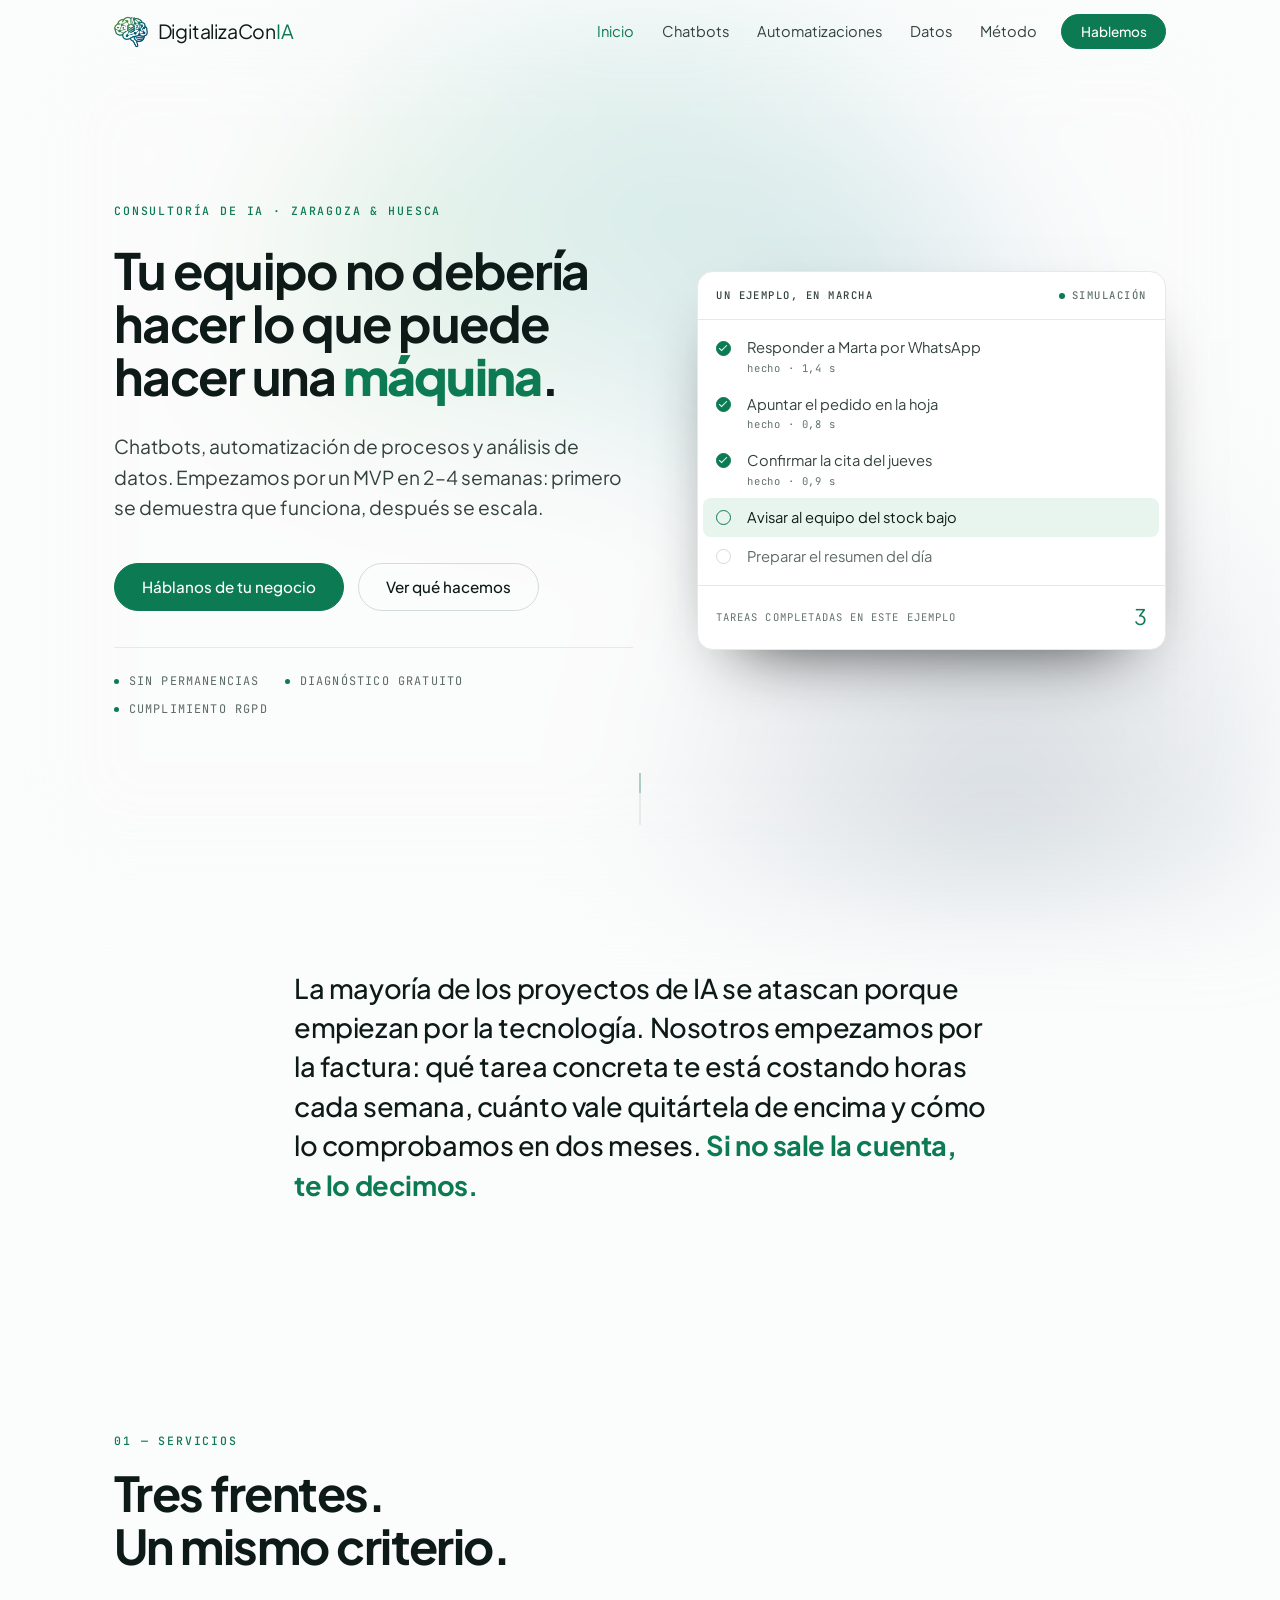
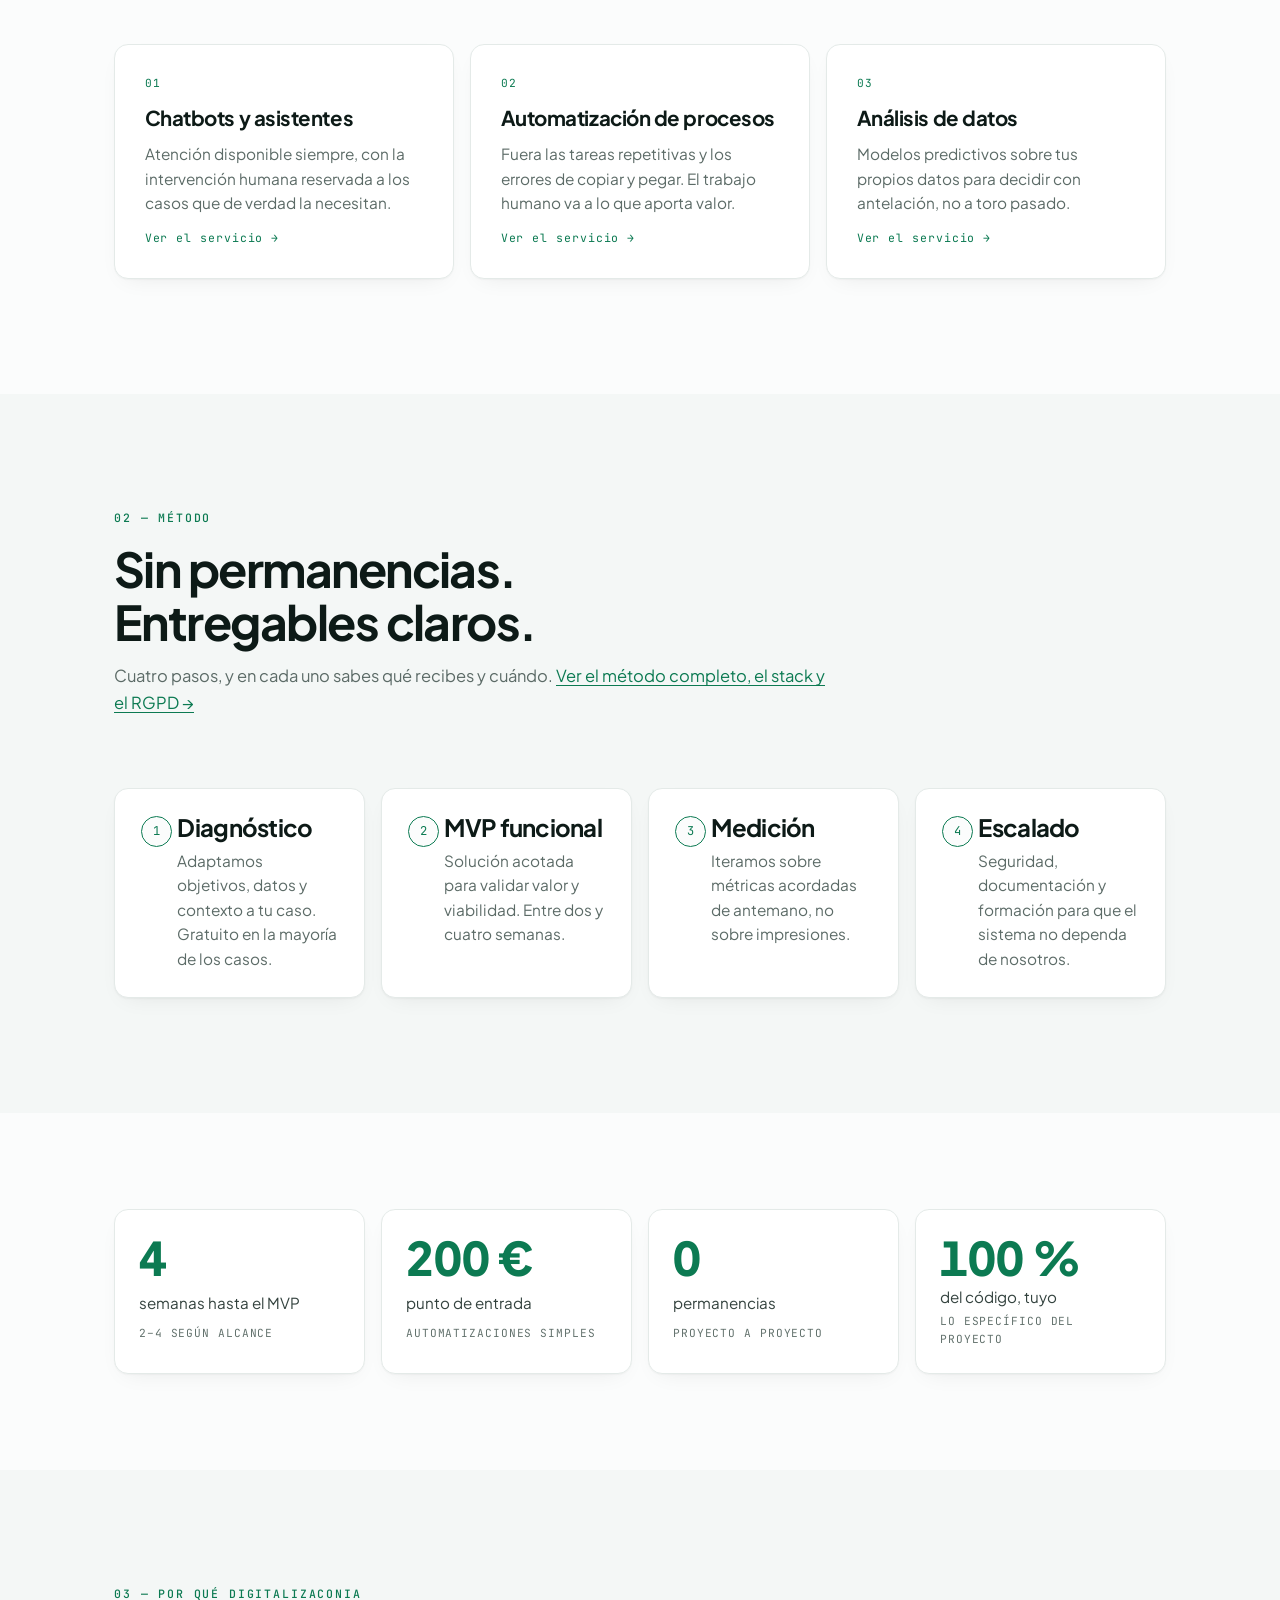
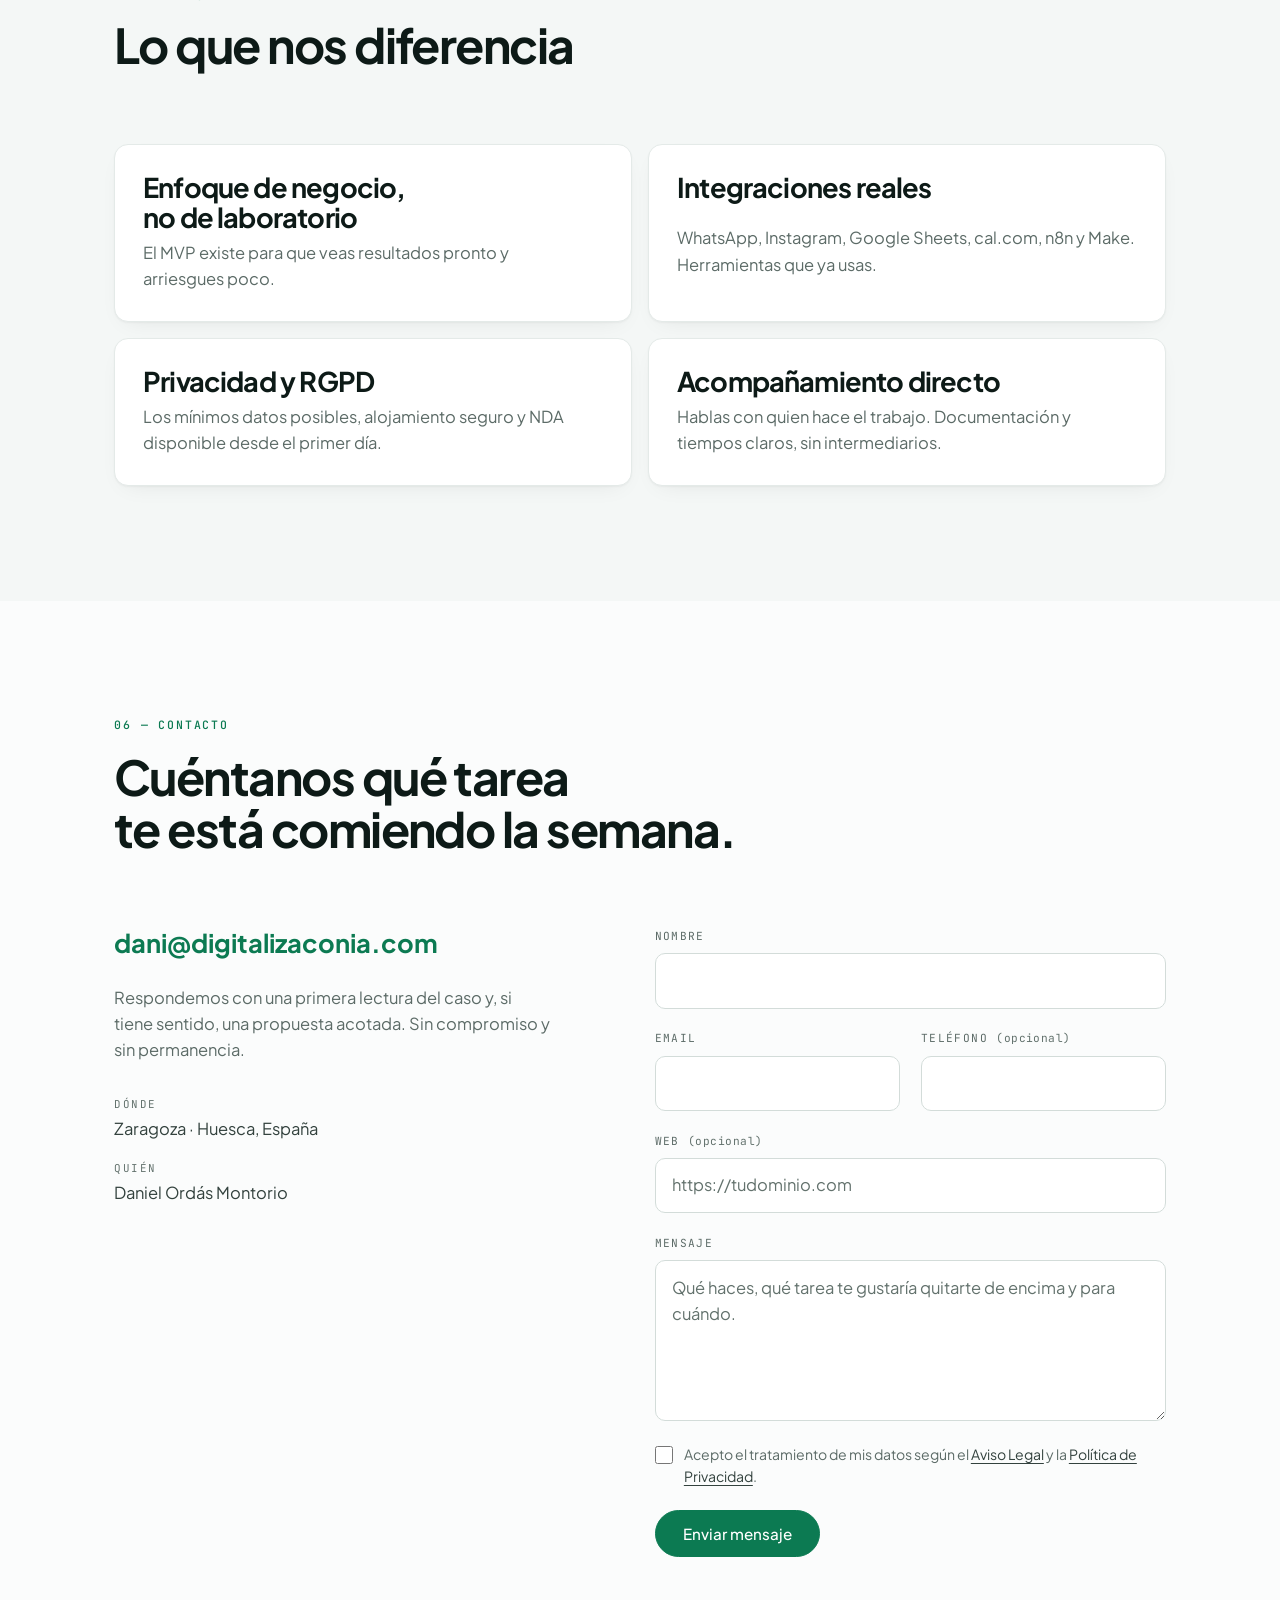
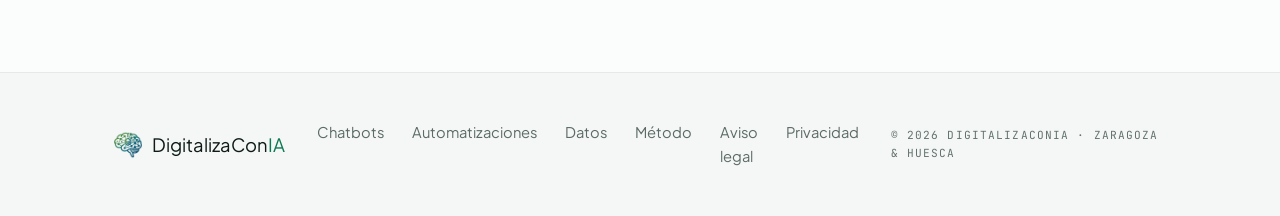
<file: index.html>
<!DOCTYPE html>
<html lang="es" class="no-js">
<head>
<meta charset="utf-8">
<!-- Se quita ya, antes de pintar: si el JS no llega, .no-js deja los reveals visibles -->
<script>document.documentElement.classList.remove("no-js");</script>
<meta name="viewport" content="width=device-width, initial-scale=1">
<meta name="robots" content="noindex, nofollow">
<title>Consultoría de IA y Automatización | DigitalizaConIA (Zaragoza · Huesca)</title>
<meta name="description" content="Chatbots, automatizaciones y análisis de datos con IA. Enfoque MVP e integración con WhatsApp, Instagram, Google Sheets y cal.com. Solicita diagnóstico.">
<meta name="theme-color" content="#FBFCFC" media="(prefers-color-scheme: light)">
<meta name="theme-color" content="#070B0C" media="(prefers-color-scheme: dark)">
<link rel="canonical" href="https://digitalizaconia.com/">

<meta property="og:type" content="website">
<meta property="og:locale" content="es_ES">
<meta property="og:site_name" content="DigitalizaConIA">
<meta property="og:url" content="https://digitalizaconia.com/">
<meta property="og:title" content="Consultoría de IA y Automatización | DigitalizaConIA (Zaragoza · Huesca)">
<meta property="og:description" content="Chatbots, automatizaciones y análisis de datos con IA. Enfoque MVP e integración con WhatsApp, Instagram, Google Sheets y cal.com. Solicita diagnóstico.">
<meta property="og:image" content="https://digitalizaconia.com/assets/img/og.png">
<meta property="og:image:width" content="1200">
<meta property="og:image:height" content="630">
<meta name="twitter:card" content="summary_large_image">
<meta name="twitter:title" content="Consultoría de IA y Automatización | DigitalizaConIA (Zaragoza · Huesca)">
<meta name="twitter:description" content="Chatbots, automatizaciones y análisis de datos con IA. Enfoque MVP e integración con WhatsApp, Instagram, Google Sheets y cal.com. Solicita diagnóstico.">
<meta name="twitter:image" content="https://digitalizaconia.com/assets/img/og.png">

<link rel="icon" href="assets/img/favicon.png" type="image/png">
<link rel="apple-touch-icon" href="assets/img/favicon.png">

<link rel="preconnect" href="https://fonts.googleapis.com">
<link rel="preconnect" href="https://fonts.gstatic.com" crossorigin>
<link rel="stylesheet" href="https://fonts.googleapis.com/css2?family=Plus+Jakarta+Sans:wght@400;500;600;700;800&family=JetBrains+Mono:wght@400;500&display=swap">
<link rel="stylesheet" href="styles.css?v=20260827">

<script type="application/ld+json">
{
  "@context": "https://schema.org",
  "@type": "ProfessionalService",
  "name": "DigitalizaConIA",
  "alternateName": "DCIA",
  "description": "Consultoría de IA y automatización: chatbots, automatización de procesos y análisis de datos, con enfoque MVP.",
  "url": "https://digitalizaconia.com/",
  "logo": "https://digitalizaconia.com/assets/img/logo-dcia.webp",
  "image": "https://digitalizaconia.com/assets/img/og.png",
  "email": "dani@digitalizaconia.com",
  "founder": { "@type": "Person", "name": "Daniel Ordás Montorio" },
  "address": { "@type": "PostalAddress", "addressRegion": "Aragón", "addressCountry": "ES" },
  "areaServed": [
    { "@type": "AdministrativeArea", "name": "Zaragoza" },
    { "@type": "AdministrativeArea", "name": "Huesca" },
    { "@type": "Country", "name": "España" }
  ],
  "knowsAbout": ["Inteligencia artificial", "Automatización de procesos", "Chatbots", "Análisis de datos", "RGPD"],
  "priceRange": "€€"
}
</script>
</head>
<body>

<a class="skip-link" href="#main">Saltar al contenido</a>

<!-- Gradiente reactivo al cursor: el efecto firma del sitio -->
<div class="mesh" data-mesh aria-hidden="true"></div>
<div class="grain" aria-hidden="true"></div>

<header class="nav" data-nav>
  <div class="nav-inner">
    <a class="brand" href="#top" aria-label="DigitalizaConIA — inicio">
      <img src="assets/img/logo-dcia.webp" alt="" width="256" height="256" fetchpriority="high">
      <span class="brand-name">DigitalizaCon<span class="brand-accent">IA</span></span>
    </a>

    <nav class="nav-links" aria-label="Principal">
      <a href="index.html" class="is-active">Inicio</a>
      <a href="chatbots.html">Chatbots</a>
      <a href="automatizacion.html">Automatizaciones</a>
      <a href="analisis-de-datos.html">Datos</a>
      <a href="metodo.html">Método</a>
    </nav>

    <a class="btn btn-sm btn-primary" href="#contacto">Hablemos</a>

    <button class="nav-toggle" type="button" data-nav-toggle aria-expanded="false" aria-controls="nav-mobile">
      <span class="sr-only">Abrir menú</span>
      <span class="nav-burger" aria-hidden="true"></span>
    </button>
  </div>

  <div class="nav-mobile" id="nav-mobile" data-nav-mobile hidden>
    <a href="index.html">Inicio</a>
    <a href="chatbots.html">Chatbots</a>
    <a href="automatizacion.html">Automatizaciones</a>
    <a href="analisis-de-datos.html">Datos</a>
    <a href="metodo.html">Método</a>
    <a href="#contacto">Contacto</a>
  </div>
</header>

<main id="main">
<span id="top"></span>

<!-- ============================================================ 1. HERO -->
<section class="hero">
  <div class="wrap hero-grid">
    <div class="hero-copy">
      <p class="kicker reveal">Consultoría de IA · Zaragoza &amp; Huesca</p>

      <h1 class="hero-title reveal">
        Tu equipo no debería<br>
        hacer lo que puede<br>
        hacer una <em>máquina</em>.
      </h1>

      <p class="hero-sub reveal">
        Chatbots, automatización de procesos y análisis de datos.
        Empezamos por un MVP en 2–4 semanas: primero se demuestra que funciona,
        después se escala.
      </p>

      <div class="hero-actions reveal">
        <a class="btn btn-primary" href="#contacto">Háblanos de tu negocio</a>
        <a class="btn btn-ghost" href="#servicios">Ver qué hacemos</a>
      </div>

      <ul class="hero-meta reveal">
        <li>Sin permanencias</li>
        <li>Diagnóstico gratuito</li>
        <li>Cumplimiento RGPD</li>
      </ul>
    </div>

    <!-- Las cinco tareas van escritas aquí para que sin JS se lea la lista
         entera. El JS las sustituye por la versión animada y rotatoria. -->
    <aside class="taskpanel reveal" data-taskpanel>
      <header class="tp-head">
        <span class="tp-label">Un ejemplo, en marcha</span>
        <span class="tp-live"><span class="tp-dot" aria-hidden="true"></span>simulación</span>
      </header>

      <ul class="tp-list" data-tp-list>
        <li class="tp-item is-done"><span class="tp-state" aria-hidden="true"></span><span class="tp-text">Responder a Marta por WhatsApp</span><span class="tp-time">hecho</span></li>
        <li class="tp-item is-done"><span class="tp-state" aria-hidden="true"></span><span class="tp-text">Apuntar el pedido en la hoja</span><span class="tp-time">hecho</span></li>
        <li class="tp-item is-done"><span class="tp-state" aria-hidden="true"></span><span class="tp-text">Confirmar la cita del jueves</span><span class="tp-time">hecho</span></li>
        <li class="tp-item is-done"><span class="tp-state" aria-hidden="true"></span><span class="tp-text">Avisar al equipo del stock bajo</span><span class="tp-time">hecho</span></li>
        <li class="tp-item is-done"><span class="tp-state" aria-hidden="true"></span><span class="tp-text">Preparar el resumen del día</span><span class="tp-time">hecho</span></li>
      </ul>

      <footer class="tp-foot">
        <span>Tareas completadas en este ejemplo</span>
        <span class="tp-count" data-tp-count>5</span>
      </footer>
    </aside>
  </div>

  <div class="scroll-hint" aria-hidden="true"><span></span></div>
</section>

<!-- ======================================================= 2. MANIFIESTO -->
<section class="manifesto">
  <div class="wrap wrap-narrow">
    <p class="manifesto-text reveal">
      La mayoría de los proyectos de IA se atascan porque empiezan por la
      tecnología. Nosotros empezamos por la factura: qué tarea concreta te está
      costando horas cada semana, cuánto vale quitártela de encima y cómo lo
      comprobamos en dos meses. <em>Si no sale la cuenta, te lo decimos.</em>
    </p>
  </div>
</section>

<!-- ======================================================== 3. SERVICIOS -->
<section class="section" id="servicios">
  <div class="wrap">
    <header class="section-head">
      <p class="kicker reveal">01 — Servicios</p>
      <h2 class="section-title reveal">Tres frentes.<br>Un mismo criterio.</h2>
    </header>

    <div class="svc-grid">
      <a class="svc reveal" href="chatbots.html">
        <span class="svc-num">01</span>
        <h3 class="svc-title">Chatbots y asistentes</h3>
        <p>Atención disponible siempre, con la intervención humana reservada a los casos que de verdad la necesitan.</p>
        <span class="svc-more">Ver el servicio</span>
      </a>

      <a class="svc reveal" href="automatizacion.html">
        <span class="svc-num">02</span>
        <h3 class="svc-title">Automatización de procesos</h3>
        <p>Fuera las tareas repetitivas y los errores de copiar y pegar. El trabajo humano va a lo que aporta valor.</p>
        <span class="svc-more">Ver el servicio</span>
      </a>

      <a class="svc reveal" href="analisis-de-datos.html">
        <span class="svc-num">03</span>
        <h3 class="svc-title">Análisis de datos</h3>
        <p>Modelos predictivos sobre tus propios datos para decidir con antelación, no a toro pasado.</p>
        <span class="svc-more">Ver el servicio</span>
      </a>
    </div>
  </div>
</section>

<!-- ========================================================== 4. MÉTODO -->
<section class="section section-alt" id="metodo">
  <div class="wrap">
    <header class="section-head">
      <p class="kicker reveal">02 — Método</p>
      <h2 class="section-title reveal">Sin permanencias.<br>Entregables claros.</h2>
      <p class="section-sub reveal">Cuatro pasos, y en cada uno sabes qué recibes y cuándo.
        <a href="metodo.html" class="inline-link">Ver el método completo, el stack y el RGPD →</a></p>
    </header>

    <ol class="steps" data-steps>
      <li class="step reveal">
        <span class="step-num">1</span>
        <h3 class="step-title">Diagnóstico</h3>
        <p>Adaptamos objetivos, datos y contexto a tu caso. Gratuito en la mayoría de los casos.</p>
      </li>
      <li class="step reveal">
        <span class="step-num">2</span>
        <h3 class="step-title">MVP funcional</h3>
        <p>Solución acotada para validar valor y viabilidad. Entre dos y cuatro semanas.</p>
      </li>
      <li class="step reveal">
        <span class="step-num">3</span>
        <h3 class="step-title">Medición</h3>
        <p>Iteramos sobre métricas acordadas de antemano, no sobre impresiones.</p>
      </li>
      <li class="step reveal">
        <span class="step-num">4</span>
        <h3 class="step-title">Escalado</h3>
        <p>Seguridad, documentación y formación para que el sistema no dependa de nosotros.</p>
      </li>
    </ol>
  </div>
</section>

<!-- =========================================================== 5. CIFRAS -->
<section class="section stats-section">
  <div class="wrap">
    <ul class="stats">
      <li class="stat reveal">
        <span class="stat-num"><span data-count-to="4">4</span></span>
        <span class="stat-label">semanas hasta el MVP</span>
        <span class="stat-note">2–4 según alcance</span>
      </li>
      <li class="stat reveal">
        <span class="stat-num"><span data-count-to="200">200</span> €</span>
        <span class="stat-label">punto de entrada</span>
        <span class="stat-note">automatizaciones simples</span>
      </li>
      <li class="stat reveal">
        <span class="stat-num"><span data-count-to="0">0</span></span>
        <span class="stat-label">permanencias</span>
        <span class="stat-note">proyecto a proyecto</span>
      </li>
      <li class="stat reveal">
        <span class="stat-num"><span data-count-to="100">100</span> %</span>
        <span class="stat-label">del código, tuyo</span>
        <span class="stat-note">lo específico del proyecto</span>
      </li>
    </ul>
  </div>
</section>

<!-- ======================================================== 6. POR QUÉ -->
<section class="section section-alt" id="porque">
  <div class="wrap">
    <header class="section-head">
      <p class="kicker reveal">03 — Por qué DigitalizaConIA</p>
      <h2 class="section-title reveal">Lo que nos diferencia</h2>
    </header>

    <ul class="whys">
      <li class="why reveal">
        <h3>Enfoque de negocio, no de laboratorio</h3>
        <p>El MVP existe para que veas resultados pronto y arriesgues poco.</p>
      </li>
      <li class="why reveal">
        <h3>Integraciones reales</h3>
        <p>WhatsApp, Instagram, Google Sheets, cal.com, n8n y Make. Herramientas que ya usas.</p>
      </li>
      <li class="why reveal">
        <h3>Privacidad y RGPD</h3>
        <p>Los mínimos datos posibles, alojamiento seguro y NDA disponible desde el primer día.</p>
      </li>
      <li class="why reveal">
        <h3>Acompañamiento directo</h3>
        <p>Hablas con quien hace el trabajo. Documentación y tiempos claros, sin intermediarios.</p>
      </li>
    </ul>
  </div>
</section>

<!-- ========================================================= 9. CONTACTO -->
<section class="section contact" id="contacto">
  <div class="wrap">
    <header class="section-head">
      <p class="kicker reveal">06 — Contacto</p>
      <h2 class="section-title reveal">Cuéntanos qué tarea<br>te está comiendo la semana.</h2>
    </header>

    <div class="contact-grid">
      <div class="contact-aside reveal">
        <a class="contact-email" href="mailto:dani@digitalizaconia.com">dani@digitalizaconia.com</a>
        <p class="contact-note">
          Respondemos con una primera lectura del caso y, si tiene sentido,
          una propuesta acotada. Sin compromiso y sin permanencia.
        </p>
        <dl class="contact-facts">
          <dt>Dónde</dt><dd>Zaragoza · Huesca, España</dd>
          <dt>Quién</dt><dd>Daniel Ordás Montorio</dd>
        </dl>
      </div>

      <form class="form reveal" data-form novalidate>
        <div class="field">
          <label for="f-nombre">Nombre</label>
          <input id="f-nombre" name="nombre" type="text" autocomplete="name" required>
          <p class="field-error" data-error-for="nombre"></p>
        </div>

        <div class="field-pair">
          <div class="field">
            <label for="f-email">Email</label>
            <input id="f-email" name="email" type="email" autocomplete="email" required>
            <p class="field-error" data-error-for="email"></p>
          </div>
          <div class="field">
            <label for="f-telefono">Teléfono <span class="opt">(opcional)</span></label>
            <input id="f-telefono" name="telefono" type="tel" autocomplete="tel">
            <p class="field-error" data-error-for="telefono"></p>
          </div>
        </div>

        <div class="field">
          <label for="f-web">Web <span class="opt">(opcional)</span></label>
          <input id="f-web" name="web" type="url" placeholder="https://tudominio.com">
          <p class="field-error" data-error-for="web"></p>
        </div>

        <div class="field">
          <label for="f-mensaje">Mensaje</label>
          <textarea id="f-mensaje" name="mensaje" rows="5" required
                    placeholder="Qué haces, qué tarea te gustaría quitarte de encima y para cuándo."></textarea>
          <p class="field-error" data-error-for="mensaje"></p>
        </div>

        <div class="field field-check">
          <label class="check">
            <input type="checkbox" name="consentimiento" required>
            <span>Acepto el tratamiento de mis datos según el
              <a href="aviso-legal.html">Aviso Legal</a> y la
              <a href="privacidad.html">Política de Privacidad</a>.</span>
          </label>
          <p class="field-error" data-error-for="consentimiento"></p>
        </div>

        <button class="btn btn-primary btn-submit" type="submit">
          <span data-submit-label>Enviar mensaje</span>
        </button>

        <p class="form-status" data-form-status role="status" aria-live="polite"></p>
      </form>
    </div>
  </div>
</section>
</main>

<footer class="footer">
  <div class="wrap footer-inner">
    <div class="footer-brand">
      <img src="assets/img/logo-dcia.webp" alt="" width="256" height="256" loading="lazy">
      <span>DigitalizaCon<span class="brand-accent">IA</span></span>
    </div>
    <nav class="footer-links" aria-label="Pie de página">
      <a href="chatbots.html">Chatbots</a>
      <a href="automatizacion.html">Automatizaciones</a>
      <a href="analisis-de-datos.html">Datos</a>
      <a href="metodo.html">Método</a>
      <a href="aviso-legal.html">Aviso legal</a>
      <a href="privacidad.html">Privacidad</a>
    </nav>
    <p class="footer-copy">© 2026 DigitalizaConIA · Zaragoza &amp; Huesca</p>
  </div>
</footer>

<script defer src="lib/manifest.js?v=20260827"></script>
<script defer src="main.js?v=20260827"></script>
</body>
</html>
</file>
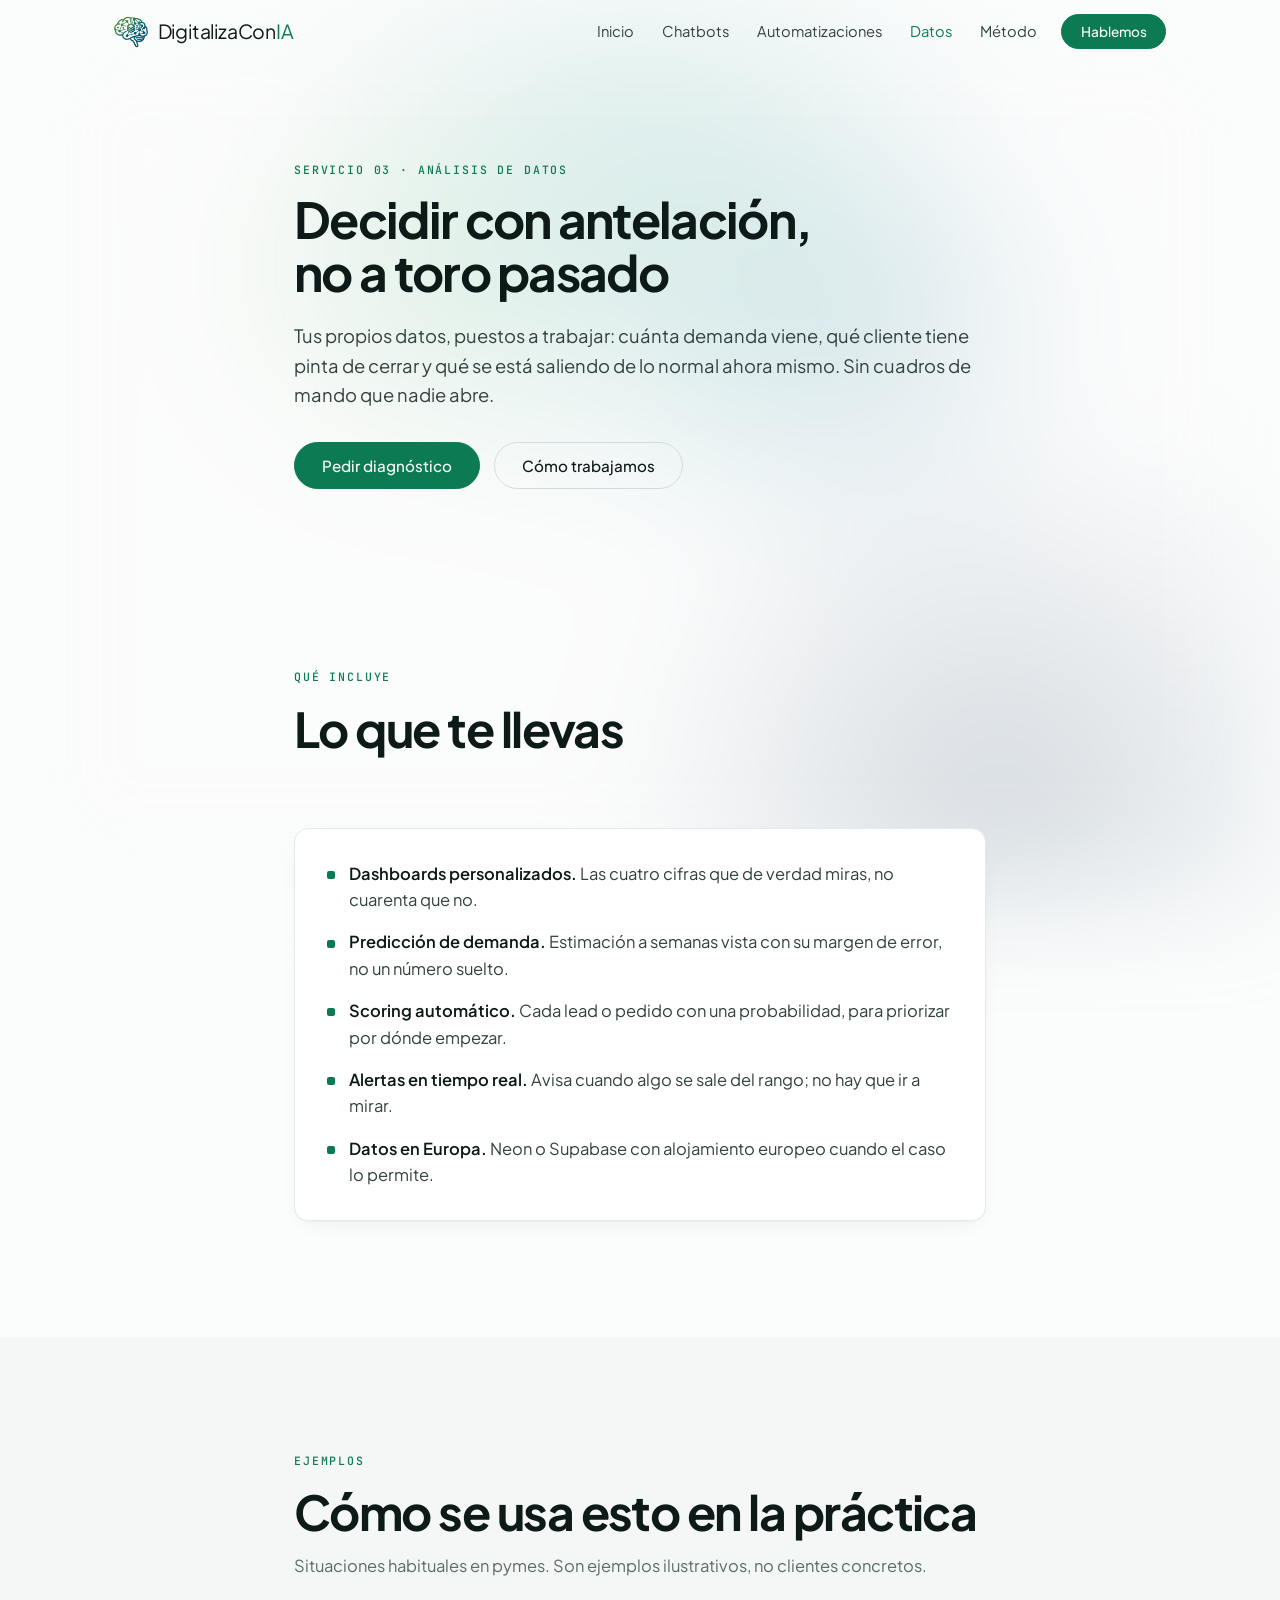
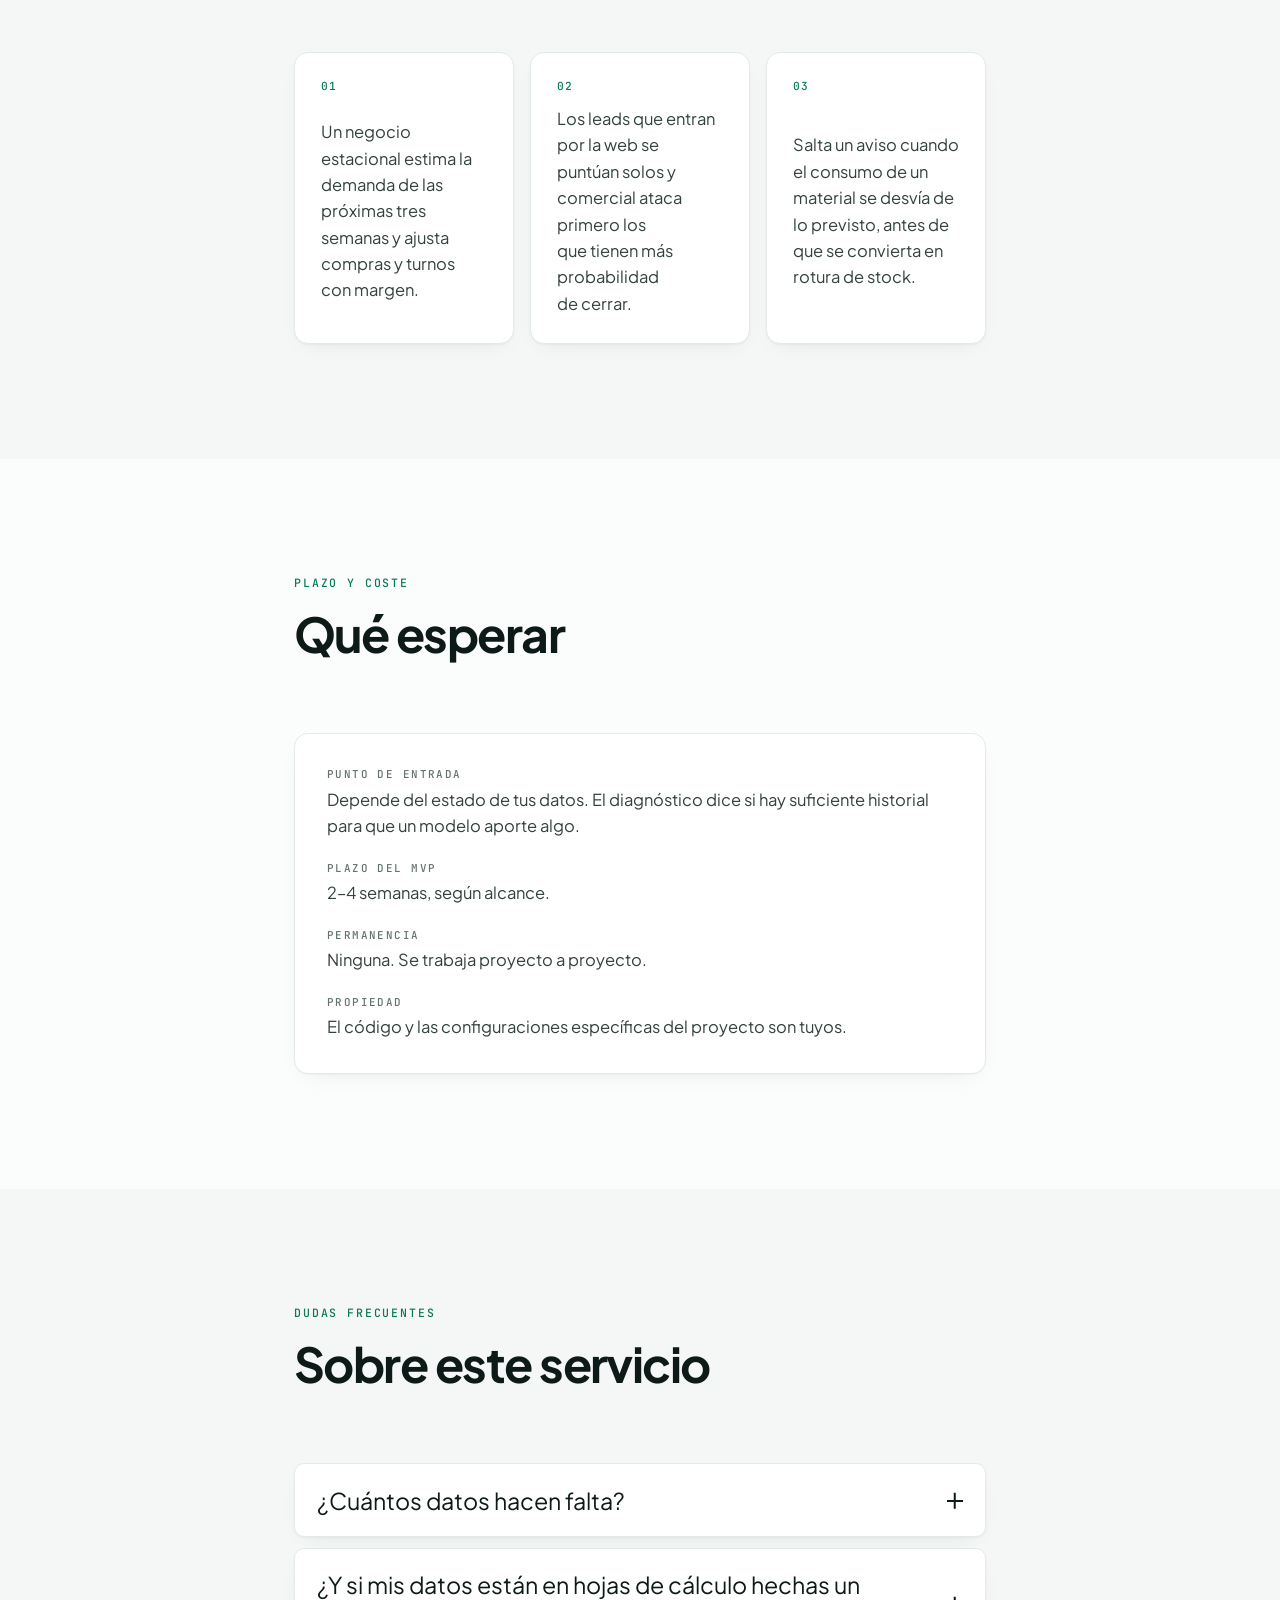
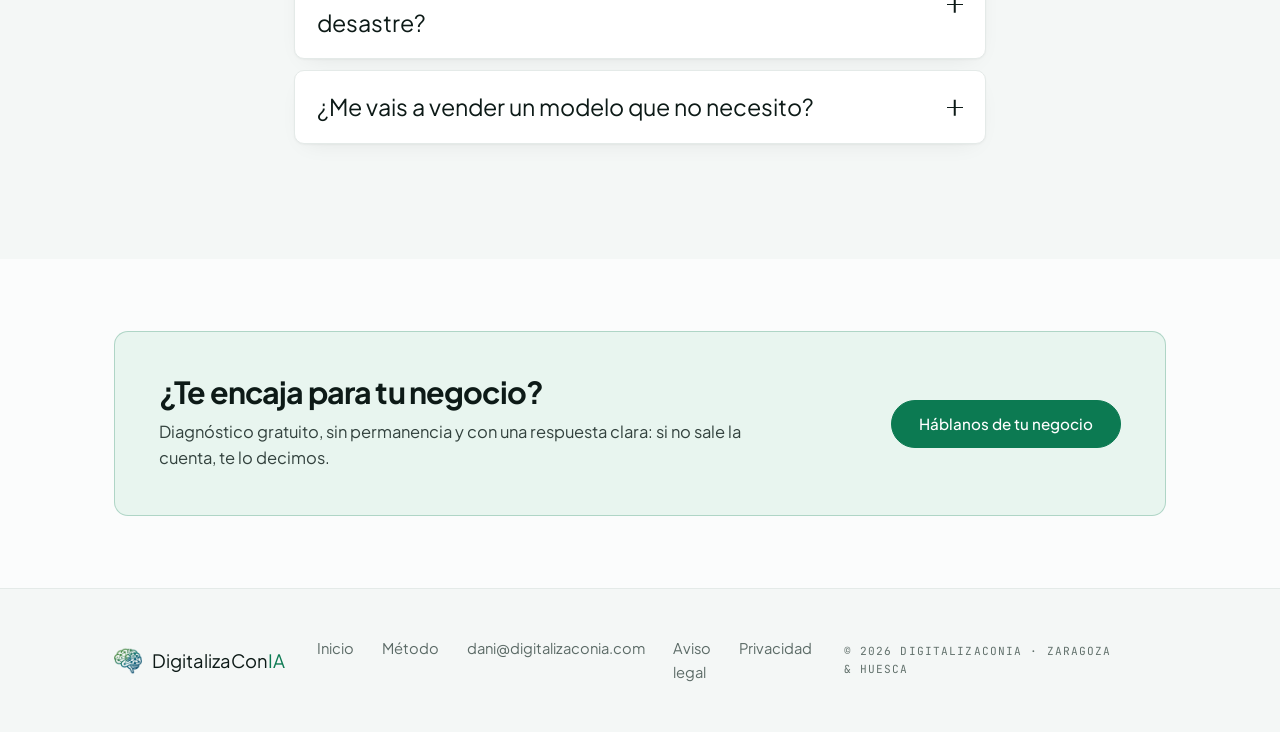
<file: analisis-de-datos.html>
<!DOCTYPE html>
<html lang="es" class="no-js">
<head>
<meta charset="utf-8">
<script>document.documentElement.classList.remove("no-js");</script>
<meta name="viewport" content="width=device-width, initial-scale=1">
<meta name="robots" content="noindex, nofollow">
<title>Decidir con antelación, no a toro pasado | DigitalizaConIA</title>
<meta name="description" content="Tus propios datos, puestos a trabajar: cuánta demanda viene, qué cliente tiene pinta de cerrar y qué se está saliendo de lo normal ahora mismo. Sin cuadros">
<meta name="theme-color" content="#FBFCFC" media="(prefers-color-scheme: light)">
<meta name="theme-color" content="#070B0C" media="(prefers-color-scheme: dark)">
<link rel="canonical" href="https://digitalizaconia.com/analisis-de-datos.html">

<meta property="og:type" content="website">
<meta property="og:locale" content="es_ES">
<meta property="og:site_name" content="DigitalizaConIA">
<meta property="og:url" content="https://digitalizaconia.com/analisis-de-datos.html">
<meta property="og:title" content="Decidir con antelación, no a toro pasado | DigitalizaConIA">
<meta property="og:description" content="Tus propios datos, puestos a trabajar: cuánta demanda viene, qué cliente tiene pinta de cerrar y qué se está saliendo de lo normal ahora mismo. Sin cuadros">
<meta property="og:image" content="https://digitalizaconia.com/assets/img/og.png">
<meta name="twitter:card" content="summary_large_image">
<meta name="twitter:title" content="Decidir con antelación, no a toro pasado | DigitalizaConIA">
<meta name="twitter:description" content="Tus propios datos, puestos a trabajar: cuánta demanda viene, qué cliente tiene pinta de cerrar y qué se está saliendo de lo normal ahora mismo. Sin cuadros">
<meta name="twitter:image" content="https://digitalizaconia.com/assets/img/og.png">

<link rel="icon" href="assets/img/favicon.png" type="image/png">
<link rel="apple-touch-icon" href="assets/img/favicon.png">

<link rel="preconnect" href="https://fonts.googleapis.com">
<link rel="preconnect" href="https://fonts.gstatic.com" crossorigin>
<link rel="stylesheet" href="https://fonts.googleapis.com/css2?family=Plus+Jakarta+Sans:wght@400;500;600;700;800&family=JetBrains+Mono:wght@400;500&display=swap">
<link rel="stylesheet" href="styles.css?v=20260827">
</head>
<body>

<a class="skip-link" href="#main">Saltar al contenido</a>

<div class="mesh" data-mesh aria-hidden="true"></div>
<div class="grain" aria-hidden="true"></div>

<header class="nav" data-nav>
  <div class="nav-inner">
    <a class="brand" href="index.html" aria-label="DigitalizaConIA — inicio">
      <img src="assets/img/logo-dcia.webp" alt="" width="256" height="256">
      <span class="brand-name">DigitalizaCon<span class="brand-accent">IA</span></span>
    </a>

    <nav class="nav-links" aria-label="Principal">
      <a href="index.html">Inicio</a>
      <a href="chatbots.html">Chatbots</a>
      <a href="automatizacion.html">Automatizaciones</a>
      <a href="analisis-de-datos.html" class="is-active">Datos</a>
      <a href="metodo.html">Método</a>
    </nav>

    <a class="btn btn-sm btn-primary" href="index.html#contacto">Hablemos</a>

    <button class="nav-toggle" type="button" data-nav-toggle aria-expanded="false" aria-controls="nav-mobile">
      <span class="sr-only">Abrir menú</span>
      <span class="nav-burger" aria-hidden="true"></span>
    </button>
  </div>

  <div class="nav-mobile" id="nav-mobile" data-nav-mobile hidden>
    <a href="index.html">Inicio</a>
    <a href="chatbots.html">Chatbots</a>
    <a href="automatizacion.html">Automatizaciones</a>
    <a href="analisis-de-datos.html">Datos</a>
    <a href="metodo.html">Método</a>
    <a href="index.html#contacto">Contacto</a>
  </div>
</header>

<main id="main">

<section class="page-hero">
  <div class="wrap wrap-narrow">
    <p class="kicker reveal">Servicio 03 · Análisis de datos</p>
    <h1 class="page-title reveal">Decidir con antelación, no a toro pasado</h1>
    <p class="page-lede reveal">Tus propios datos, puestos a trabajar: cuánta demanda viene, qué cliente tiene pinta de cerrar y qué se está saliendo de lo normal ahora mismo. Sin cuadros de mando que nadie abre.</p>
    <div class="hero-actions reveal">
      <a class="btn btn-primary" href="index.html#contacto">Pedir diagnóstico</a>
      <a class="btn btn-ghost" href="metodo.html">Cómo trabajamos</a>
    </div>
  </div>
</section>

<section class="section">
  <div class="wrap wrap-narrow">
    <header class="section-head">
      <p class="kicker reveal">Qué incluye</p>
      <h2 class="section-title reveal">Lo que te llevas</h2>
    </header>
    <div class="panel reveal">
      <ul class="feature-list">
        <li><strong>Dashboards personalizados. </strong>Las cuatro cifras que de verdad miras, no cuarenta que no.</li>
        <li><strong>Predicción de demanda. </strong>Estimación a semanas vista con su margen de error, no un número suelto.</li>
        <li><strong>Scoring automático. </strong>Cada lead o pedido con una probabilidad, para priorizar por dónde empezar.</li>
        <li><strong>Alertas en tiempo real. </strong>Avisa cuando algo se sale del rango; no hay que ir a mirar.</li>
        <li><strong>Datos en Europa. </strong>Neon o Supabase con alojamiento europeo cuando el caso lo permite.</li>
      </ul>
    </div>
  </div>
</section>

<section class="section section-alt">
  <div class="wrap wrap-narrow">
    <header class="section-head">
      <p class="kicker reveal">Ejemplos</p>
      <h2 class="section-title reveal">Cómo se usa esto en la práctica</h2>
      <p class="section-sub reveal">Situaciones habituales en pymes. Son ejemplos ilustrativos, no clientes concretos.</p>
    </header>
    <ul class="cases">
      <li class="case">
        <span class="case-num">01</span>
        <p>Un negocio estacional estima la demanda de las próximas tres semanas y ajusta compras y turnos con margen.</p>
      </li>
      <li class="case">
        <span class="case-num">02</span>
        <p>Los leads que entran por la web se puntúan solos y comercial ataca primero los que tienen más probabilidad de cerrar.</p>
      </li>
      <li class="case">
        <span class="case-num">03</span>
        <p>Salta un aviso cuando el consumo de un material se desvía de lo previsto, antes de que se convierta en rotura de stock.</p>
      </li>
    </ul>
  </div>
</section>

<section class="section">
  <div class="wrap wrap-narrow">
    <header class="section-head">
      <p class="kicker reveal">Plazo y coste</p>
      <h2 class="section-title reveal">Qué esperar</h2>
    </header>
    <div class="panel reveal">
      <dl class="spec">
        <dt>Punto de entrada</dt><dd>Depende del estado de tus datos. El diagnóstico dice si hay suficiente historial para que un modelo aporte algo.</dd>
        <dt>Plazo del MVP</dt><dd>2–4 semanas, según alcance.</dd>
        <dt>Permanencia</dt><dd>Ninguna. Se trabaja proyecto a proyecto.</dd>
        <dt>Propiedad</dt><dd>El código y las configuraciones específicas del proyecto son tuyos.</dd>
      </dl>
    </div>
  </div>
</section>

<section class="section section-alt">
  <div class="wrap wrap-narrow">
    <header class="section-head">
      <p class="kicker reveal">Dudas frecuentes</p>
      <h2 class="section-title reveal">Sobre este servicio</h2>
    </header>
    <div class="faq">
      <details class="qa">
        <summary><span>¿Cuántos datos hacen falta?</span><span class="row-icon" aria-hidden="true"></span></summary>
        <div class="qa-body"><p>Menos de los que la gente cree para tendencias simples, y bastantes más para predicción fina. La primera respuesta honesta del diagnóstico puede ser «todavía no; primero hay que registrar esto durante unos meses».</p></div>
      </details>
      <details class="qa">
        <summary><span>¿Y si mis datos están en hojas de cálculo hechas un desastre?</span><span class="row-icon" aria-hidden="true"></span></summary>
        <div class="qa-body"><p>Es el punto de partida habitual. Limpiar y estructurar forma parte del trabajo, y a menudo es donde aparece el primer valor, antes incluso de predecir nada.</p></div>
      </details>
      <details class="qa">
        <summary><span>¿Me vais a vender un modelo que no necesito?</span><span class="row-icon" aria-hidden="true"></span></summary>
        <div class="qa-body"><p>Buena parte de los casos se resuelven con un buen panel y un par de alertas. Si no hace falta machine learning, no se mete.</p></div>
      </details>
    </div>
  </div>
</section>

<section class="section cta-band">
  <div class="wrap">
    <div class="cta-box">
      <div>
        <h2 class="cta-title">¿Te encaja para tu negocio?</h2>
        <p class="cta-sub">Diagnóstico gratuito, sin permanencia y con una respuesta clara: si no sale la cuenta, te lo decimos.</p>
      </div>
      <a class="btn btn-primary" href="index.html#contacto">Háblanos de tu negocio</a>
    </div>
  </div>
</section>

</main>

<footer class="footer">
  <div class="wrap footer-inner">
    <div class="footer-brand">
      <img src="assets/img/logo-dcia.webp" alt="" width="256" height="256" loading="lazy">
      <span>DigitalizaCon<span class="brand-accent">IA</span></span>
    </div>
    <nav class="footer-links" aria-label="Pie de página">
      <a href="index.html">Inicio</a>
      <a href="metodo.html">Método</a>
      <a href="mailto:dani@digitalizaconia.com">dani@digitalizaconia.com</a>
      <a href="aviso-legal.html">Aviso legal</a>
      <a href="privacidad.html">Privacidad</a>
    </nav>
    <p class="footer-copy">© 2026 DigitalizaConIA · Zaragoza &amp; Huesca</p>
  </div>
</footer>

<script defer src="lib/manifest.js?v=20260827"></script>
<script defer src="main.js?v=20260827"></script>
</body>
</html>
</file>
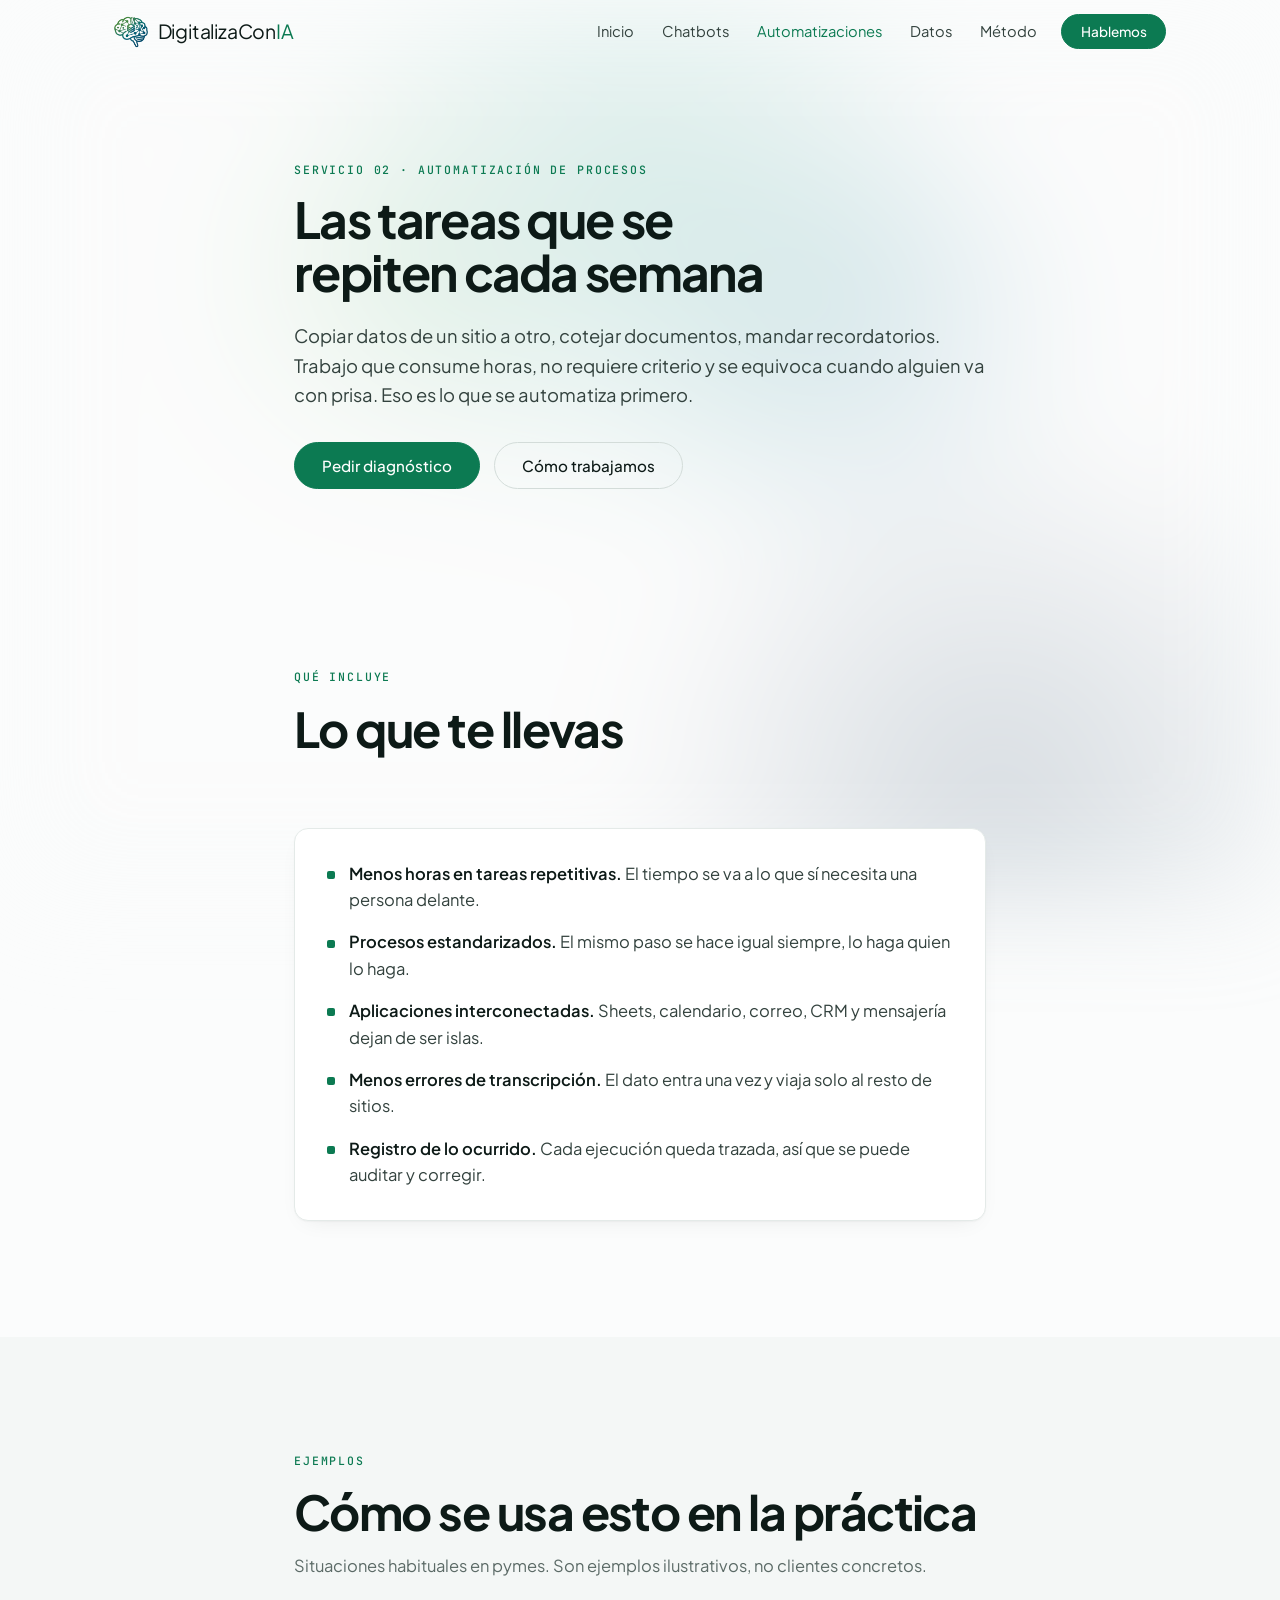
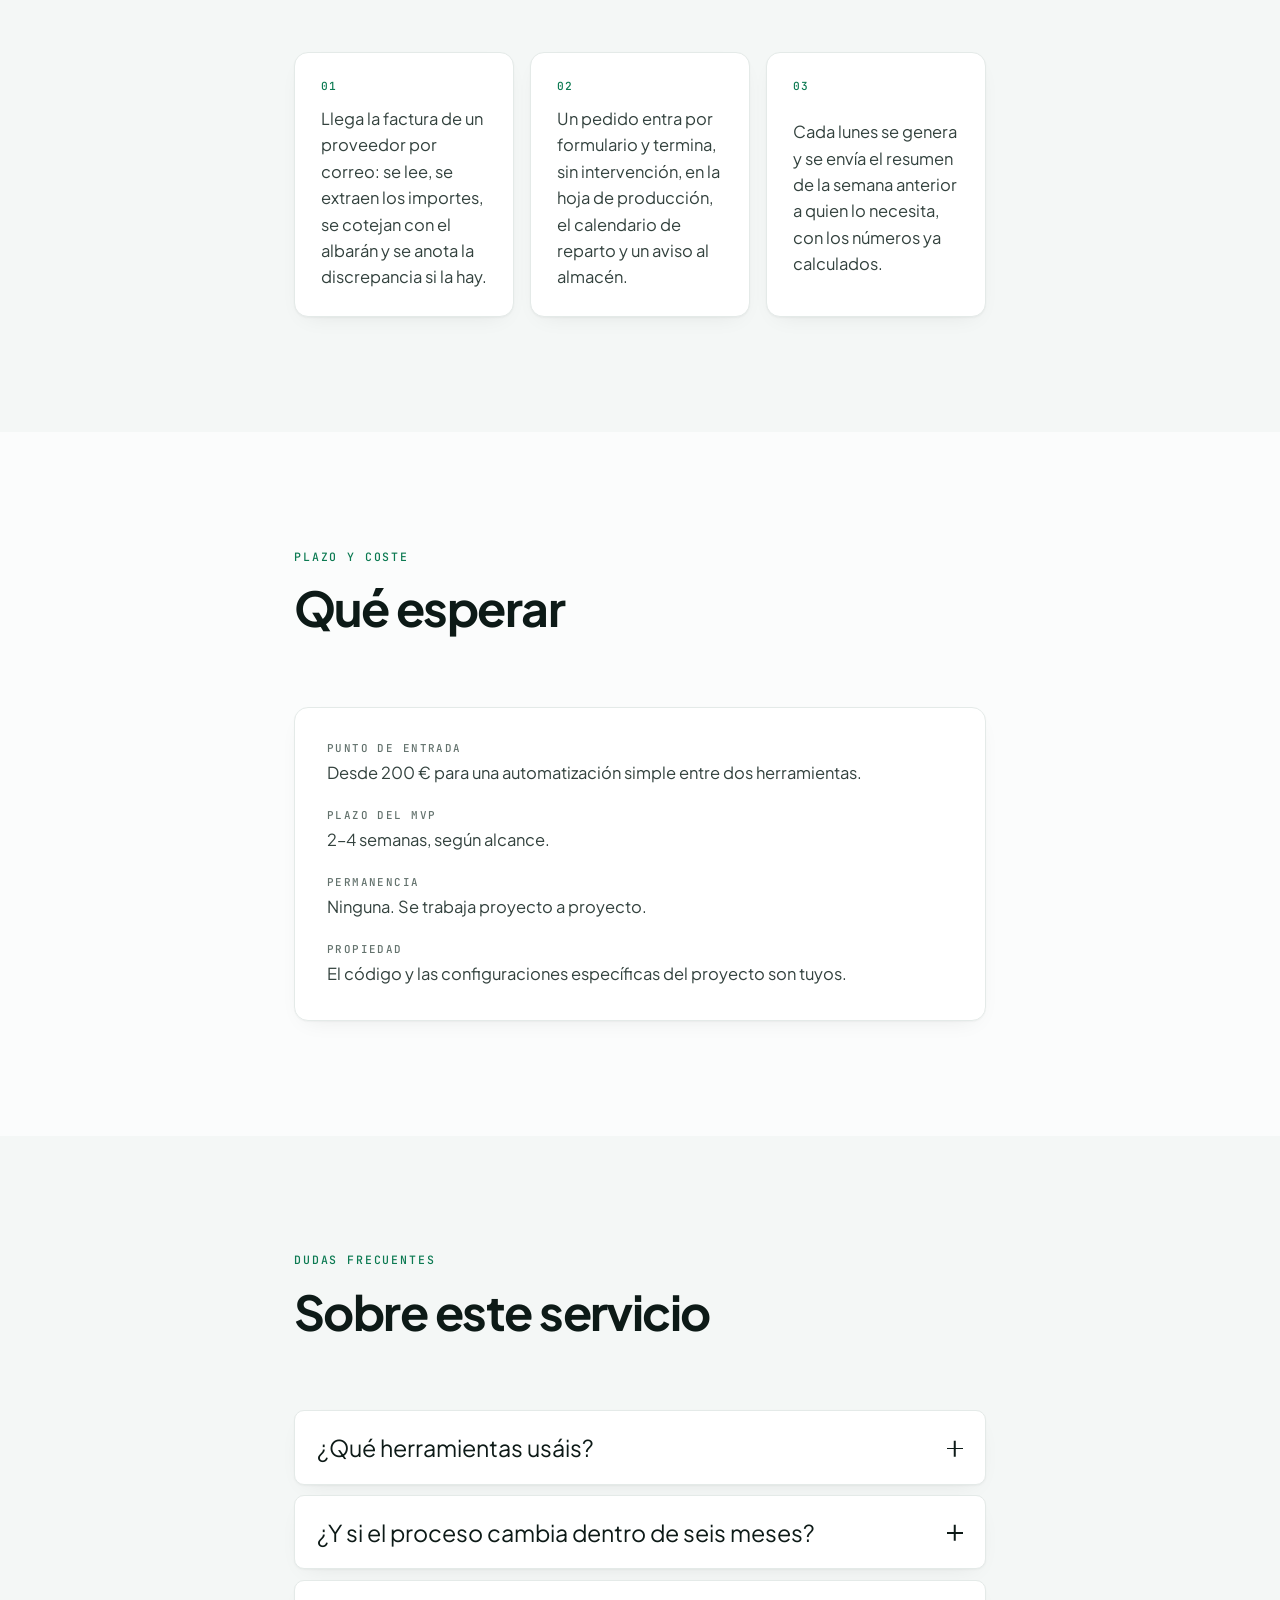
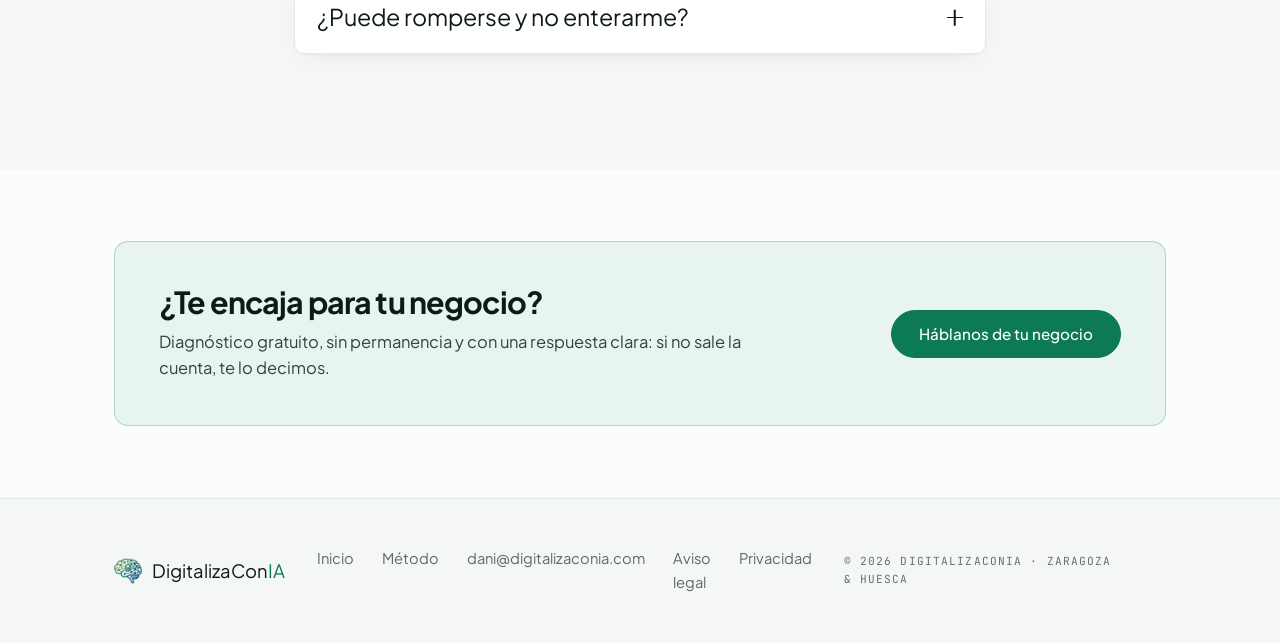
<file: automatizacion.html>
<!DOCTYPE html>
<html lang="es" class="no-js">
<head>
<meta charset="utf-8">
<script>document.documentElement.classList.remove("no-js");</script>
<meta name="viewport" content="width=device-width, initial-scale=1">
<meta name="robots" content="noindex, nofollow">
<title>Las tareas que se repiten cada semana | DigitalizaConIA</title>
<meta name="description" content="Copiar datos de un sitio a otro, cotejar documentos, mandar recordatorios. Trabajo que consume horas, no requiere criterio y se equivoca cuando alguien va ">
<meta name="theme-color" content="#FBFCFC" media="(prefers-color-scheme: light)">
<meta name="theme-color" content="#070B0C" media="(prefers-color-scheme: dark)">
<link rel="canonical" href="https://digitalizaconia.com/automatizacion.html">

<meta property="og:type" content="website">
<meta property="og:locale" content="es_ES">
<meta property="og:site_name" content="DigitalizaConIA">
<meta property="og:url" content="https://digitalizaconia.com/automatizacion.html">
<meta property="og:title" content="Las tareas que se repiten cada semana | DigitalizaConIA">
<meta property="og:description" content="Copiar datos de un sitio a otro, cotejar documentos, mandar recordatorios. Trabajo que consume horas, no requiere criterio y se equivoca cuando alguien va ">
<meta property="og:image" content="https://digitalizaconia.com/assets/img/og.png">
<meta name="twitter:card" content="summary_large_image">
<meta name="twitter:title" content="Las tareas que se repiten cada semana | DigitalizaConIA">
<meta name="twitter:description" content="Copiar datos de un sitio a otro, cotejar documentos, mandar recordatorios. Trabajo que consume horas, no requiere criterio y se equivoca cuando alguien va ">
<meta name="twitter:image" content="https://digitalizaconia.com/assets/img/og.png">

<link rel="icon" href="assets/img/favicon.png" type="image/png">
<link rel="apple-touch-icon" href="assets/img/favicon.png">

<link rel="preconnect" href="https://fonts.googleapis.com">
<link rel="preconnect" href="https://fonts.gstatic.com" crossorigin>
<link rel="stylesheet" href="https://fonts.googleapis.com/css2?family=Plus+Jakarta+Sans:wght@400;500;600;700;800&family=JetBrains+Mono:wght@400;500&display=swap">
<link rel="stylesheet" href="styles.css?v=20260827">
</head>
<body>

<a class="skip-link" href="#main">Saltar al contenido</a>

<div class="mesh" data-mesh aria-hidden="true"></div>
<div class="grain" aria-hidden="true"></div>

<header class="nav" data-nav>
  <div class="nav-inner">
    <a class="brand" href="index.html" aria-label="DigitalizaConIA — inicio">
      <img src="assets/img/logo-dcia.webp" alt="" width="256" height="256">
      <span class="brand-name">DigitalizaCon<span class="brand-accent">IA</span></span>
    </a>

    <nav class="nav-links" aria-label="Principal">
      <a href="index.html">Inicio</a>
      <a href="chatbots.html">Chatbots</a>
      <a href="automatizacion.html" class="is-active">Automatizaciones</a>
      <a href="analisis-de-datos.html">Datos</a>
      <a href="metodo.html">Método</a>
    </nav>

    <a class="btn btn-sm btn-primary" href="index.html#contacto">Hablemos</a>

    <button class="nav-toggle" type="button" data-nav-toggle aria-expanded="false" aria-controls="nav-mobile">
      <span class="sr-only">Abrir menú</span>
      <span class="nav-burger" aria-hidden="true"></span>
    </button>
  </div>

  <div class="nav-mobile" id="nav-mobile" data-nav-mobile hidden>
    <a href="index.html">Inicio</a>
    <a href="chatbots.html">Chatbots</a>
    <a href="automatizacion.html">Automatizaciones</a>
    <a href="analisis-de-datos.html">Datos</a>
    <a href="metodo.html">Método</a>
    <a href="index.html#contacto">Contacto</a>
  </div>
</header>

<main id="main">

<section class="page-hero">
  <div class="wrap wrap-narrow">
    <p class="kicker reveal">Servicio 02 · Automatización de procesos</p>
    <h1 class="page-title reveal">Las tareas que se repiten cada semana</h1>
    <p class="page-lede reveal">Copiar datos de un sitio a otro, cotejar documentos, mandar recordatorios. Trabajo que consume horas, no requiere criterio y se equivoca cuando alguien va con prisa. Eso es lo que se automatiza primero.</p>
    <div class="hero-actions reveal">
      <a class="btn btn-primary" href="index.html#contacto">Pedir diagnóstico</a>
      <a class="btn btn-ghost" href="metodo.html">Cómo trabajamos</a>
    </div>
  </div>
</section>

<section class="section">
  <div class="wrap wrap-narrow">
    <header class="section-head">
      <p class="kicker reveal">Qué incluye</p>
      <h2 class="section-title reveal">Lo que te llevas</h2>
    </header>
    <div class="panel reveal">
      <ul class="feature-list">
        <li><strong>Menos horas en tareas repetitivas. </strong>El tiempo se va a lo que sí necesita una persona delante.</li>
        <li><strong>Procesos estandarizados. </strong>El mismo paso se hace igual siempre, lo haga quien lo haga.</li>
        <li><strong>Aplicaciones interconectadas. </strong>Sheets, calendario, correo, CRM y mensajería dejan de ser islas.</li>
        <li><strong>Menos errores de transcripción. </strong>El dato entra una vez y viaja solo al resto de sitios.</li>
        <li><strong>Registro de lo ocurrido. </strong>Cada ejecución queda trazada, así que se puede auditar y corregir.</li>
      </ul>
    </div>
  </div>
</section>

<section class="section section-alt">
  <div class="wrap wrap-narrow">
    <header class="section-head">
      <p class="kicker reveal">Ejemplos</p>
      <h2 class="section-title reveal">Cómo se usa esto en la práctica</h2>
      <p class="section-sub reveal">Situaciones habituales en pymes. Son ejemplos ilustrativos, no clientes concretos.</p>
    </header>
    <ul class="cases">
      <li class="case">
        <span class="case-num">01</span>
        <p>Llega la factura de un proveedor por correo: se lee, se extraen los importes, se cotejan con el albarán y se anota la discrepancia si la hay.</p>
      </li>
      <li class="case">
        <span class="case-num">02</span>
        <p>Un pedido entra por formulario y termina, sin intervención, en la hoja de producción, el calendario de reparto y un aviso al almacén.</p>
      </li>
      <li class="case">
        <span class="case-num">03</span>
        <p>Cada lunes se genera y se envía el resumen de la semana anterior a quien lo necesita, con los números ya calculados.</p>
      </li>
    </ul>
  </div>
</section>

<section class="section">
  <div class="wrap wrap-narrow">
    <header class="section-head">
      <p class="kicker reveal">Plazo y coste</p>
      <h2 class="section-title reveal">Qué esperar</h2>
    </header>
    <div class="panel reveal">
      <dl class="spec">
        <dt>Punto de entrada</dt><dd>Desde 200 € para una automatización simple entre dos herramientas.</dd>
        <dt>Plazo del MVP</dt><dd>2–4 semanas, según alcance.</dd>
        <dt>Permanencia</dt><dd>Ninguna. Se trabaja proyecto a proyecto.</dd>
        <dt>Propiedad</dt><dd>El código y las configuraciones específicas del proyecto son tuyos.</dd>
      </dl>
    </div>
  </div>
</section>

<section class="section section-alt">
  <div class="wrap wrap-narrow">
    <header class="section-head">
      <p class="kicker reveal">Dudas frecuentes</p>
      <h2 class="section-title reveal">Sobre este servicio</h2>
    </header>
    <div class="faq">
      <details class="qa">
        <summary><span>¿Qué herramientas usáis?</span><span class="row-icon" aria-hidden="true"></span></summary>
        <div class="qa-body"><p>n8n o Make para orquestar, y las APIs de lo que ya tengas. Se prioriza que puedas mantenerlo tú o cambiar de proveedor sin rehacerlo todo.</p></div>
      </details>
      <details class="qa">
        <summary><span>¿Y si el proceso cambia dentro de seis meses?</span><span class="row-icon" aria-hidden="true"></span></summary>
        <div class="qa-body"><p>Se entrega documentado y con la lógica separada de las credenciales, de modo que ajustar un paso no obligue a reconstruir el flujo.</p></div>
      </details>
      <details class="qa">
        <summary><span>¿Puede romperse y no enterarme?</span><span class="row-icon" aria-hidden="true"></span></summary>
        <div class="qa-body"><p>Por eso cada flujo lleva aviso de fallo. Si una ejecución se cae, salta una notificación en vez de acumularse el problema en silencio.</p></div>
      </details>
    </div>
  </div>
</section>

<section class="section cta-band">
  <div class="wrap">
    <div class="cta-box">
      <div>
        <h2 class="cta-title">¿Te encaja para tu negocio?</h2>
        <p class="cta-sub">Diagnóstico gratuito, sin permanencia y con una respuesta clara: si no sale la cuenta, te lo decimos.</p>
      </div>
      <a class="btn btn-primary" href="index.html#contacto">Háblanos de tu negocio</a>
    </div>
  </div>
</section>

</main>

<footer class="footer">
  <div class="wrap footer-inner">
    <div class="footer-brand">
      <img src="assets/img/logo-dcia.webp" alt="" width="256" height="256" loading="lazy">
      <span>DigitalizaCon<span class="brand-accent">IA</span></span>
    </div>
    <nav class="footer-links" aria-label="Pie de página">
      <a href="index.html">Inicio</a>
      <a href="metodo.html">Método</a>
      <a href="mailto:dani@digitalizaconia.com">dani@digitalizaconia.com</a>
      <a href="aviso-legal.html">Aviso legal</a>
      <a href="privacidad.html">Privacidad</a>
    </nav>
    <p class="footer-copy">© 2026 DigitalizaConIA · Zaragoza &amp; Huesca</p>
  </div>
</footer>

<script defer src="lib/manifest.js?v=20260827"></script>
<script defer src="main.js?v=20260827"></script>
</body>
</html>
</file>
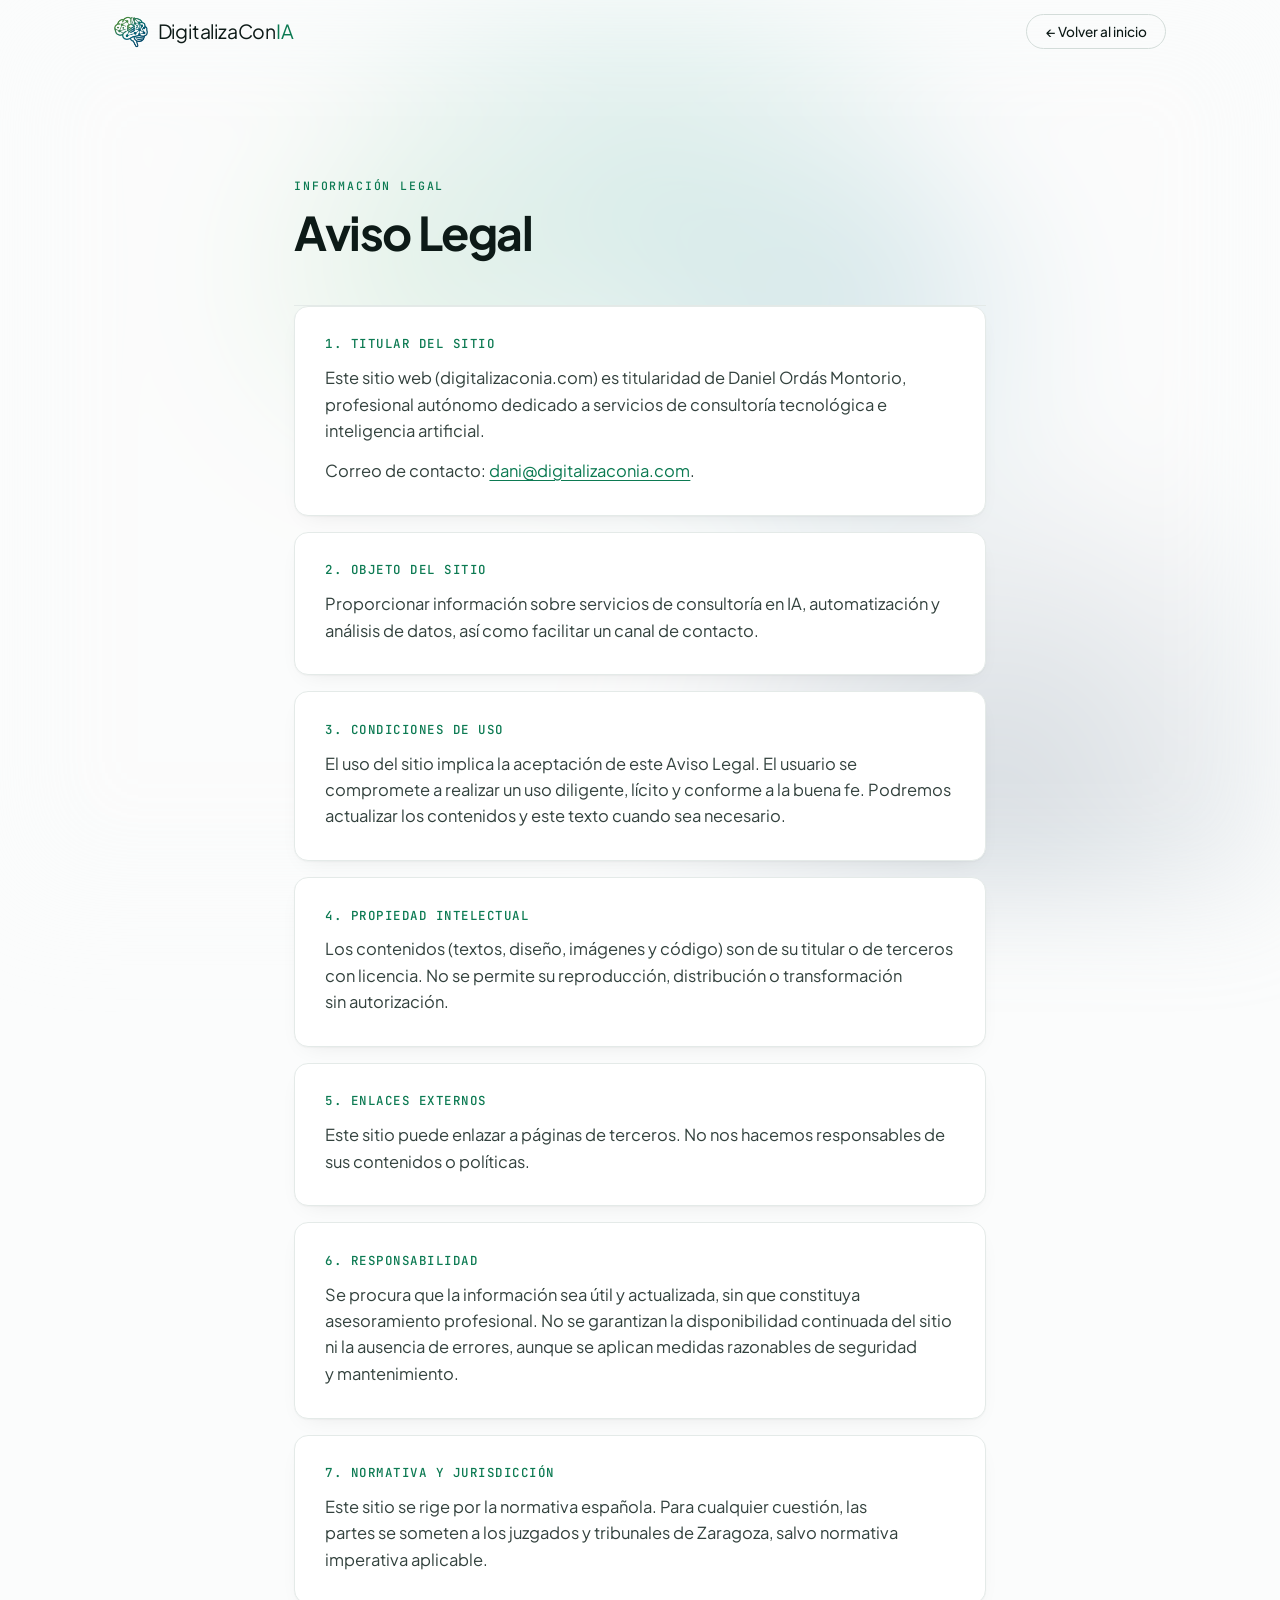
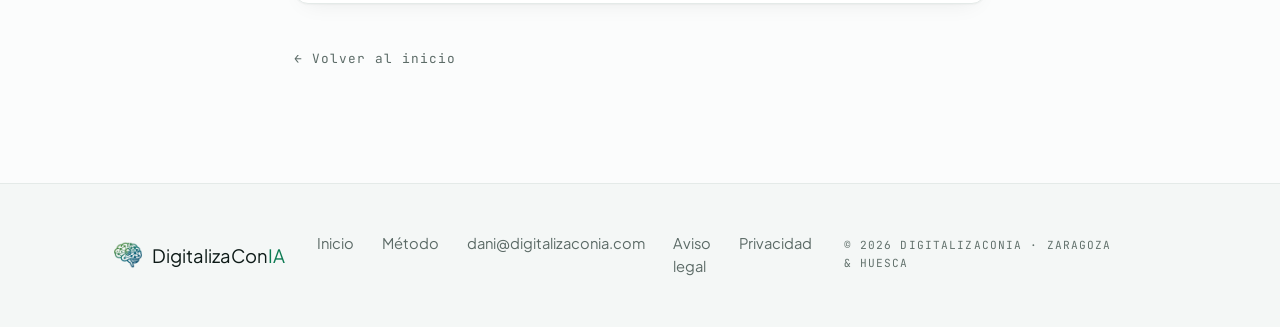
<file: aviso-legal.html>
<!DOCTYPE html>
<html lang="es" class="no-js">
<head>
<meta charset="utf-8">
<script>document.documentElement.classList.remove("no-js");</script>
<meta name="viewport" content="width=device-width, initial-scale=1">
<meta name="robots" content="noindex, nofollow">
<title>Aviso Legal | DigitalizaConIA</title>
<meta name="description" content="Aviso legal de digitalizaconia.com: titular del sitio, condiciones de uso, propiedad intelectual y jurisdicción aplicable.">
<meta name="theme-color" content="#FBFCFC" media="(prefers-color-scheme: light)">
<meta name="theme-color" content="#070B0C" media="(prefers-color-scheme: dark)">
<meta name="robots" content="index,follow">
<link rel="canonical" href="https://digitalizaconia.com/aviso-legal.html">

<meta property="og:type" content="article">
<meta property="og:locale" content="es_ES">
<meta property="og:title" content="Aviso Legal | DigitalizaConIA">
<meta property="og:description" content="Aviso legal de digitalizaconia.com: titular del sitio, condiciones de uso, propiedad intelectual y jurisdicción aplicable.">
<meta property="og:image" content="https://digitalizaconia.com/assets/img/og.png">

<link rel="icon" href="assets/img/favicon.png" type="image/png">
<link rel="apple-touch-icon" href="assets/img/favicon.png">

<link rel="preconnect" href="https://fonts.googleapis.com">
<link rel="preconnect" href="https://fonts.gstatic.com" crossorigin>
<link rel="stylesheet" href="https://fonts.googleapis.com/css2?family=Plus+Jakarta+Sans:wght@400;500;600;700;800&family=JetBrains+Mono:wght@400;500&display=swap">
<link rel="stylesheet" href="styles.css?v=20260827">
</head>
<body>

<a class="skip-link" href="#main">Saltar al contenido</a>

<div class="mesh" data-mesh aria-hidden="true"></div>
<div class="grain" aria-hidden="true"></div>

<header class="nav" data-nav>
  <div class="nav-inner">
    <a class="brand" href="index.html" aria-label="DigitalizaConIA — inicio">
      <img src="assets/img/logo-dcia.webp" alt="" width="256" height="256">
      <span class="brand-name">DigitalizaCon<span class="brand-accent">IA</span></span>
    </a>
    <a class="btn btn-sm btn-ghost" href="index.html">← Volver al inicio</a>
  </div>
</header>

<main id="main" class="legal">
  <div class="wrap wrap-narrow">
    <p class="kicker">Información legal</p>
    <h1 class="legal-title">Aviso Legal</h1>

    <section class="legal-block">
      <h2>1. Titular del sitio</h2>
      <p>Este sitio web (digitalizaconia.com) es titularidad de Daniel Ordás Montorio, profesional autónomo dedicado a servicios de consultoría tecnológica e inteligencia artificial.</p>
      <p>Correo de contacto: <a href="mailto:dani@digitalizaconia.com">dani@digitalizaconia.com</a>.</p>
    </section>

    <section class="legal-block">
      <h2>2. Objeto del sitio</h2>
      <p>Proporcionar información sobre servicios de consultoría en IA, automatización y análisis de datos, así como facilitar un canal de contacto.</p>
    </section>

    <section class="legal-block">
      <h2>3. Condiciones de uso</h2>
      <p>El uso del sitio implica la aceptación de este Aviso Legal. El usuario se compromete a realizar un uso diligente, lícito y conforme a la buena fe. Podremos actualizar los contenidos y este texto cuando sea necesario.</p>
    </section>

    <section class="legal-block">
      <h2>4. Propiedad intelectual</h2>
      <p>Los contenidos (textos, diseño, imágenes y código) son de su titular o de terceros con licencia. No se permite su reproducción, distribución o transformación sin autorización.</p>
    </section>

    <section class="legal-block">
      <h2>5. Enlaces externos</h2>
      <p>Este sitio puede enlazar a páginas de terceros. No nos hacemos responsables de sus contenidos o políticas.</p>
    </section>

    <section class="legal-block">
      <h2>6. Responsabilidad</h2>
      <p>Se procura que la información sea útil y actualizada, sin que constituya asesoramiento profesional. No se garantizan la disponibilidad continuada del sitio ni la ausencia de errores, aunque se aplican medidas razonables de seguridad y mantenimiento.</p>
    </section>

    <section class="legal-block">
      <h2>7. Normativa y jurisdicción</h2>
      <p>Este sitio se rige por la normativa española. Para cualquier cuestión, las partes se someten a los juzgados y tribunales de Zaragoza, salvo normativa imperativa aplicable.</p>
    </section>

    <p class="legal-back"><a href="index.html">← Volver al inicio</a></p>
  </div>
</main>

<footer class="footer">
  <div class="wrap footer-inner">
    <div class="footer-brand">
      <img src="assets/img/logo-dcia.webp" alt="" width="256" height="256" loading="lazy">
      <span>DigitalizaCon<span class="brand-accent">IA</span></span>
    </div>
    <nav class="footer-links" aria-label="Pie de página">
      <a href="index.html">Inicio</a>
      <a href="metodo.html">Método</a>
      <a href="mailto:dani@digitalizaconia.com">dani@digitalizaconia.com</a>
      <a href="aviso-legal.html">Aviso legal</a>
      <a href="privacidad.html">Privacidad</a>
    </nav>
    <p class="footer-copy">© 2026 DigitalizaConIA · Zaragoza &amp; Huesca</p>
  </div>
</footer>

<script defer src="lib/manifest.js?v=20260827"></script>
<script defer src="main.js?v=20260827"></script>
</body>
</html>
</file>
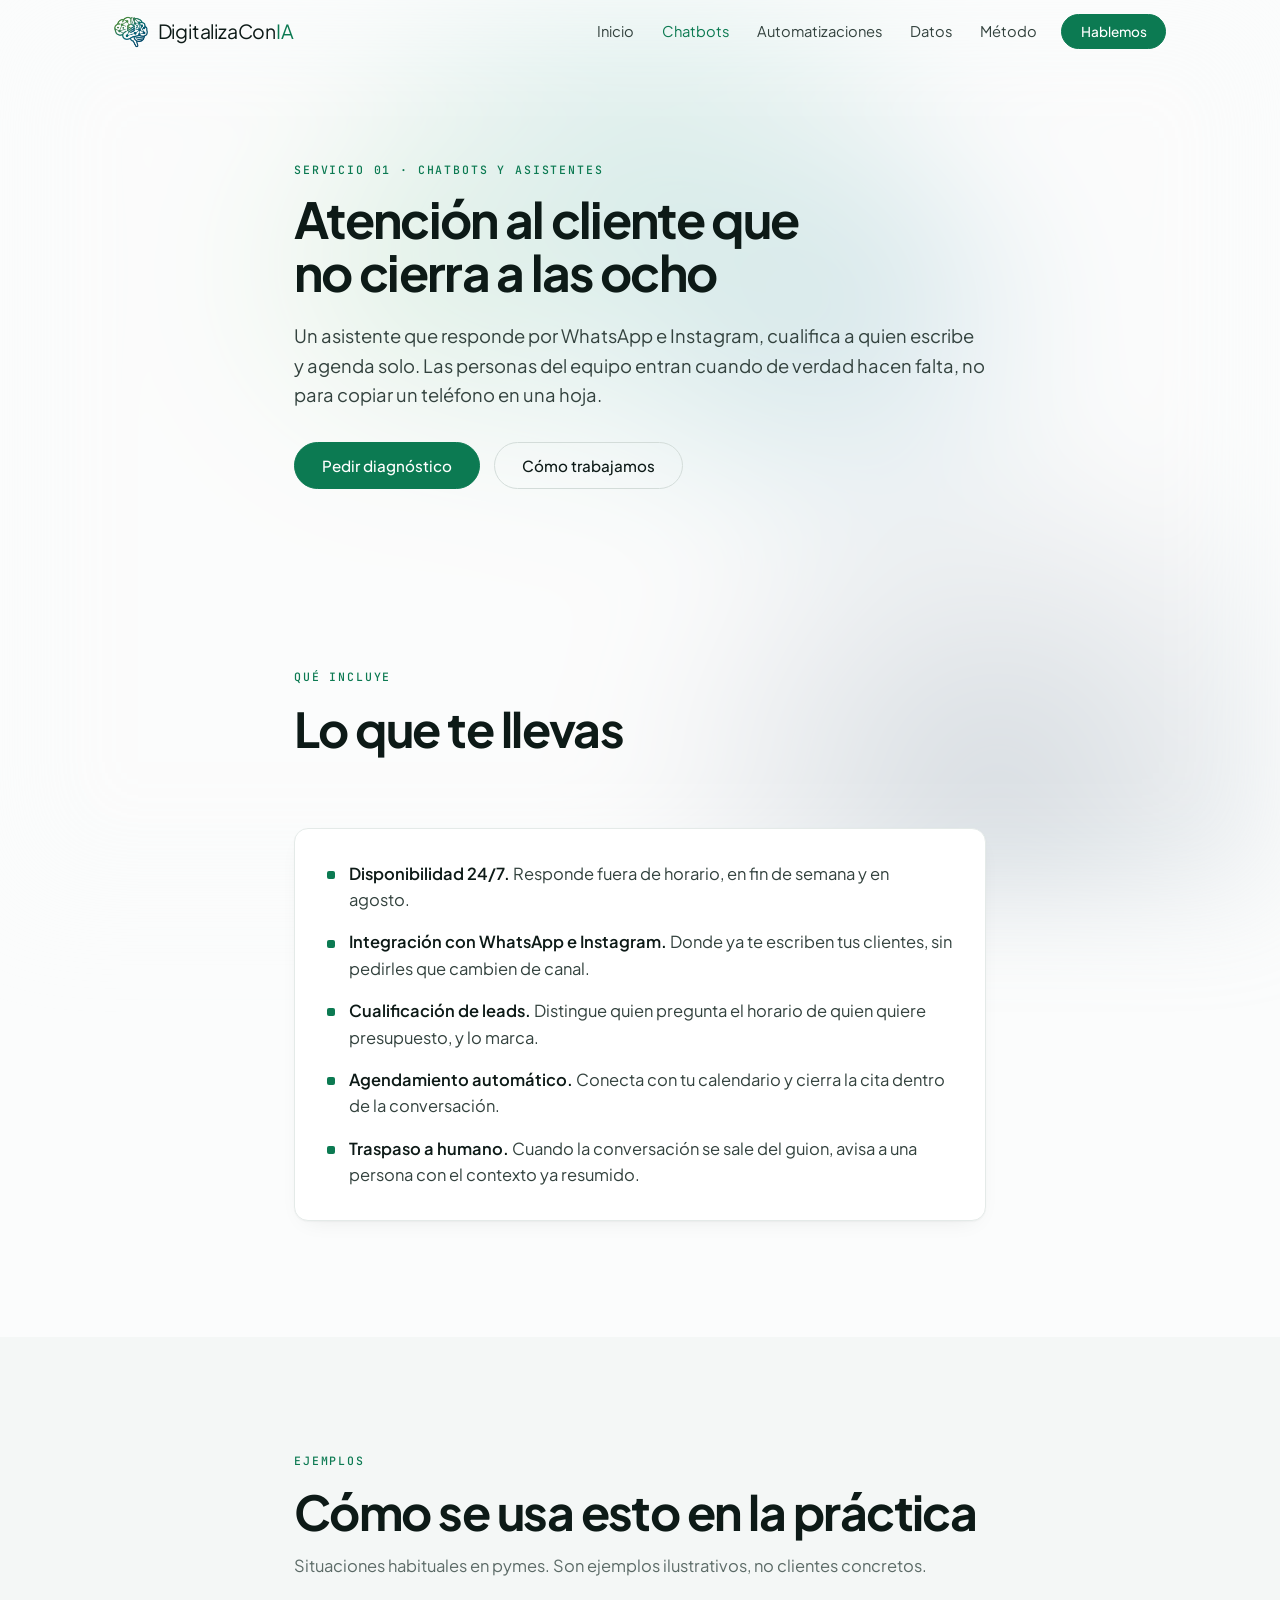
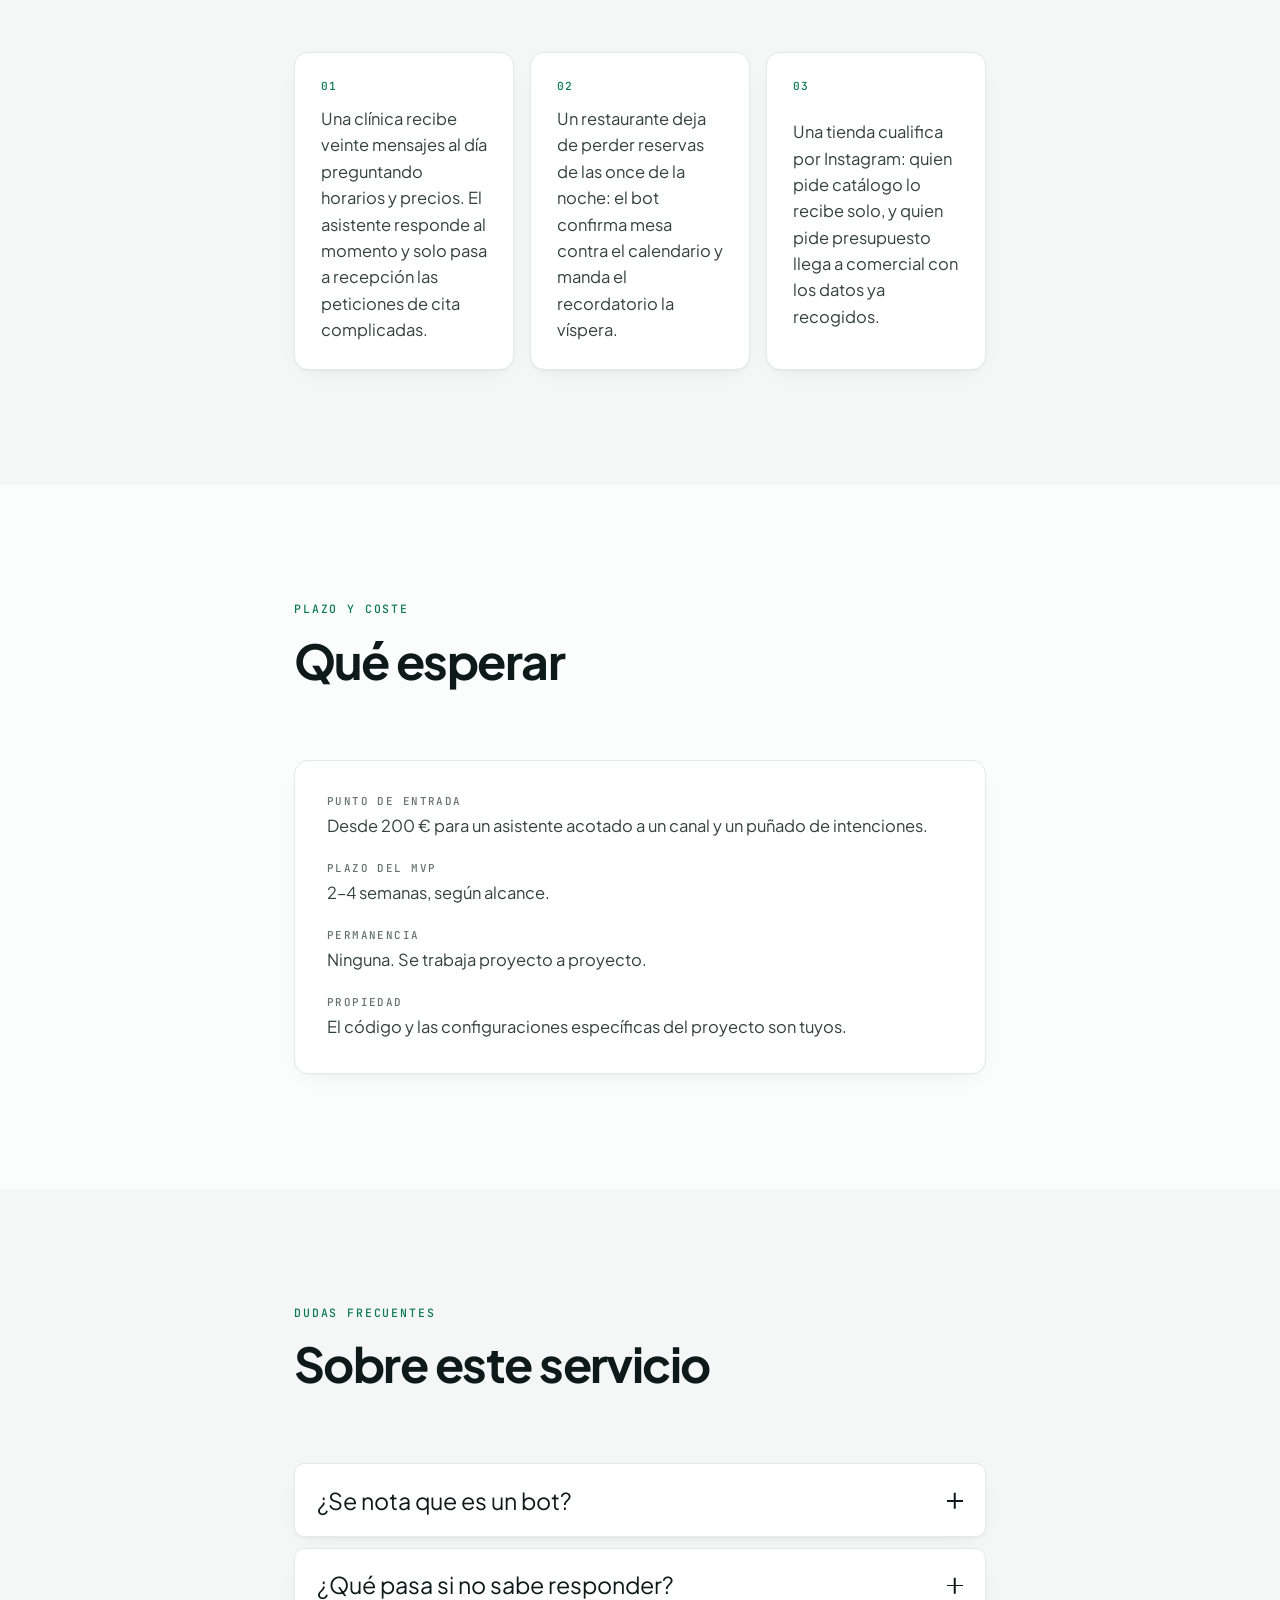
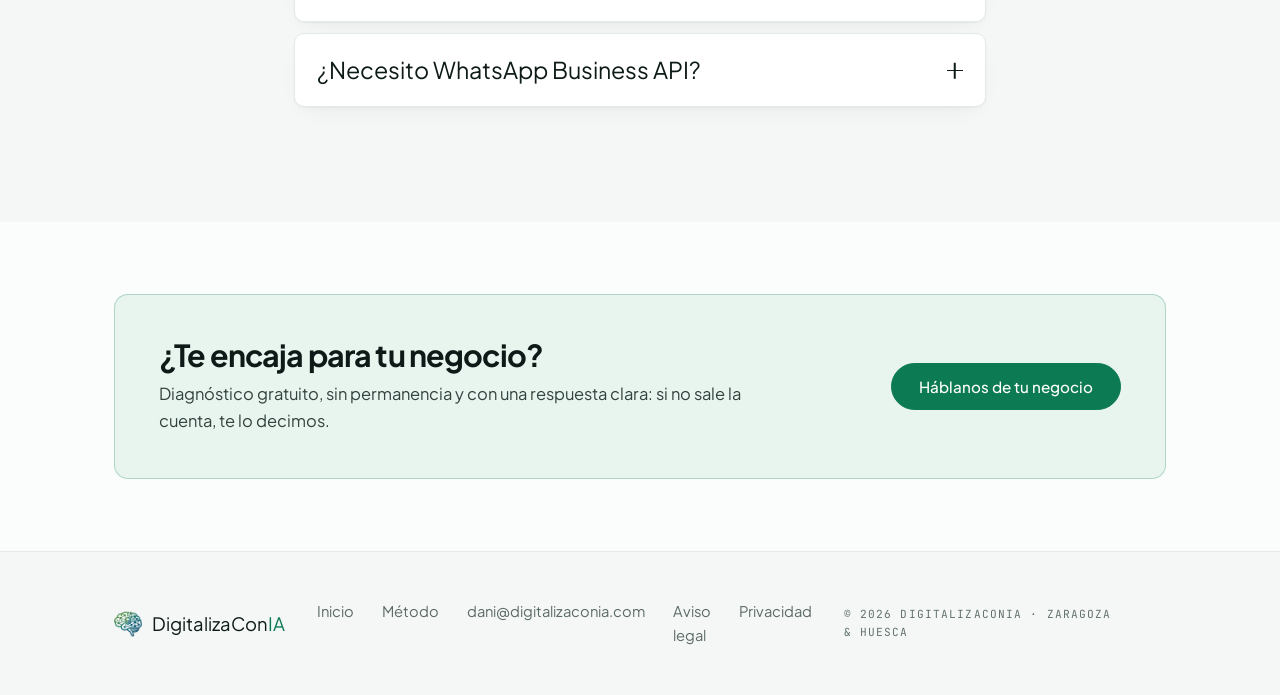
<file: chatbots.html>
<!DOCTYPE html>
<html lang="es" class="no-js">
<head>
<meta charset="utf-8">
<script>document.documentElement.classList.remove("no-js");</script>
<meta name="viewport" content="width=device-width, initial-scale=1">
<meta name="robots" content="noindex, nofollow">
<title>Atención al cliente que no cierra a las ocho | DigitalizaConIA</title>
<meta name="description" content="Un asistente que responde por WhatsApp e Instagram, cualifica a quien escribe y agenda solo. Las personas del equipo entran cuando de verdad hacen falta, n">
<meta name="theme-color" content="#FBFCFC" media="(prefers-color-scheme: light)">
<meta name="theme-color" content="#070B0C" media="(prefers-color-scheme: dark)">
<link rel="canonical" href="https://digitalizaconia.com/chatbots.html">

<meta property="og:type" content="website">
<meta property="og:locale" content="es_ES">
<meta property="og:site_name" content="DigitalizaConIA">
<meta property="og:url" content="https://digitalizaconia.com/chatbots.html">
<meta property="og:title" content="Atención al cliente que no cierra a las ocho | DigitalizaConIA">
<meta property="og:description" content="Un asistente que responde por WhatsApp e Instagram, cualifica a quien escribe y agenda solo. Las personas del equipo entran cuando de verdad hacen falta, n">
<meta property="og:image" content="https://digitalizaconia.com/assets/img/og.png">
<meta name="twitter:card" content="summary_large_image">
<meta name="twitter:title" content="Atención al cliente que no cierra a las ocho | DigitalizaConIA">
<meta name="twitter:description" content="Un asistente que responde por WhatsApp e Instagram, cualifica a quien escribe y agenda solo. Las personas del equipo entran cuando de verdad hacen falta, n">
<meta name="twitter:image" content="https://digitalizaconia.com/assets/img/og.png">

<link rel="icon" href="assets/img/favicon.png" type="image/png">
<link rel="apple-touch-icon" href="assets/img/favicon.png">

<link rel="preconnect" href="https://fonts.googleapis.com">
<link rel="preconnect" href="https://fonts.gstatic.com" crossorigin>
<link rel="stylesheet" href="https://fonts.googleapis.com/css2?family=Plus+Jakarta+Sans:wght@400;500;600;700;800&family=JetBrains+Mono:wght@400;500&display=swap">
<link rel="stylesheet" href="styles.css?v=20260827">
</head>
<body>

<a class="skip-link" href="#main">Saltar al contenido</a>

<div class="mesh" data-mesh aria-hidden="true"></div>
<div class="grain" aria-hidden="true"></div>

<header class="nav" data-nav>
  <div class="nav-inner">
    <a class="brand" href="index.html" aria-label="DigitalizaConIA — inicio">
      <img src="assets/img/logo-dcia.webp" alt="" width="256" height="256">
      <span class="brand-name">DigitalizaCon<span class="brand-accent">IA</span></span>
    </a>

    <nav class="nav-links" aria-label="Principal">
      <a href="index.html">Inicio</a>
      <a href="chatbots.html" class="is-active">Chatbots</a>
      <a href="automatizacion.html">Automatizaciones</a>
      <a href="analisis-de-datos.html">Datos</a>
      <a href="metodo.html">Método</a>
    </nav>

    <a class="btn btn-sm btn-primary" href="index.html#contacto">Hablemos</a>

    <button class="nav-toggle" type="button" data-nav-toggle aria-expanded="false" aria-controls="nav-mobile">
      <span class="sr-only">Abrir menú</span>
      <span class="nav-burger" aria-hidden="true"></span>
    </button>
  </div>

  <div class="nav-mobile" id="nav-mobile" data-nav-mobile hidden>
    <a href="index.html">Inicio</a>
    <a href="chatbots.html">Chatbots</a>
    <a href="automatizacion.html">Automatizaciones</a>
    <a href="analisis-de-datos.html">Datos</a>
    <a href="metodo.html">Método</a>
    <a href="index.html#contacto">Contacto</a>
  </div>
</header>

<main id="main">

<section class="page-hero">
  <div class="wrap wrap-narrow">
    <p class="kicker reveal">Servicio 01 · Chatbots y asistentes</p>
    <h1 class="page-title reveal">Atención al cliente que no cierra a las ocho</h1>
    <p class="page-lede reveal">Un asistente que responde por WhatsApp e Instagram, cualifica a quien escribe y agenda solo. Las personas del equipo entran cuando de verdad hacen falta, no para copiar un teléfono en una hoja.</p>
    <div class="hero-actions reveal">
      <a class="btn btn-primary" href="index.html#contacto">Pedir diagnóstico</a>
      <a class="btn btn-ghost" href="metodo.html">Cómo trabajamos</a>
    </div>
  </div>
</section>

<section class="section">
  <div class="wrap wrap-narrow">
    <header class="section-head">
      <p class="kicker reveal">Qué incluye</p>
      <h2 class="section-title reveal">Lo que te llevas</h2>
    </header>
    <div class="panel reveal">
      <ul class="feature-list">
        <li><strong>Disponibilidad 24/7. </strong>Responde fuera de horario, en fin de semana y en agosto.</li>
        <li><strong>Integración con WhatsApp e Instagram. </strong>Donde ya te escriben tus clientes, sin pedirles que cambien de canal.</li>
        <li><strong>Cualificación de leads. </strong>Distingue quien pregunta el horario de quien quiere presupuesto, y lo marca.</li>
        <li><strong>Agendamiento automático. </strong>Conecta con tu calendario y cierra la cita dentro de la conversación.</li>
        <li><strong>Traspaso a humano. </strong>Cuando la conversación se sale del guion, avisa a una persona con el contexto ya resumido.</li>
      </ul>
    </div>
  </div>
</section>

<section class="section section-alt">
  <div class="wrap wrap-narrow">
    <header class="section-head">
      <p class="kicker reveal">Ejemplos</p>
      <h2 class="section-title reveal">Cómo se usa esto en la práctica</h2>
      <p class="section-sub reveal">Situaciones habituales en pymes. Son ejemplos ilustrativos, no clientes concretos.</p>
    </header>
    <ul class="cases">
      <li class="case">
        <span class="case-num">01</span>
        <p>Una clínica recibe veinte mensajes al día preguntando horarios y precios. El asistente responde al momento y solo pasa a recepción las peticiones de cita complicadas.</p>
      </li>
      <li class="case">
        <span class="case-num">02</span>
        <p>Un restaurante deja de perder reservas de las once de la noche: el bot confirma mesa contra el calendario y manda el recordatorio la víspera.</p>
      </li>
      <li class="case">
        <span class="case-num">03</span>
        <p>Una tienda cualifica por Instagram: quien pide catálogo lo recibe solo, y quien pide presupuesto llega a comercial con los datos ya recogidos.</p>
      </li>
    </ul>
  </div>
</section>

<section class="section">
  <div class="wrap wrap-narrow">
    <header class="section-head">
      <p class="kicker reveal">Plazo y coste</p>
      <h2 class="section-title reveal">Qué esperar</h2>
    </header>
    <div class="panel reveal">
      <dl class="spec">
        <dt>Punto de entrada</dt><dd>Desde 200 € para un asistente acotado a un canal y un puñado de intenciones.</dd>
        <dt>Plazo del MVP</dt><dd>2–4 semanas, según alcance.</dd>
        <dt>Permanencia</dt><dd>Ninguna. Se trabaja proyecto a proyecto.</dd>
        <dt>Propiedad</dt><dd>El código y las configuraciones específicas del proyecto son tuyos.</dd>
      </dl>
    </div>
  </div>
</section>

<section class="section section-alt">
  <div class="wrap wrap-narrow">
    <header class="section-head">
      <p class="kicker reveal">Dudas frecuentes</p>
      <h2 class="section-title reveal">Sobre este servicio</h2>
    </header>
    <div class="faq">
      <details class="qa">
        <summary><span>¿Se nota que es un bot?</span><span class="row-icon" aria-hidden="true"></span></summary>
        <div class="qa-body"><p>Sí, y así debe ser. Se presenta como asistente desde el primer mensaje. Fingir que es una persona genera desconfianza en cuanto falla una respuesta, y además el RGPD y las buenas prácticas piden transparencia.</p></div>
      </details>
      <details class="qa">
        <summary><span>¿Qué pasa si no sabe responder?</span><span class="row-icon" aria-hidden="true"></span></summary>
        <div class="qa-body"><p>Deriva a una persona con el hilo resumido. Un asistente que se inventa la respuesta hace más daño que uno que dice «esto te lo contesta un compañero».</p></div>
      </details>
      <details class="qa">
        <summary><span>¿Necesito WhatsApp Business API?</span><span class="row-icon" aria-hidden="true"></span></summary>
        <div class="qa-body"><p>Para volumen y automatización seria, sí. Se valora en el diagnóstico: a veces con la app de empresa y una integración más sencilla es suficiente para empezar.</p></div>
      </details>
    </div>
  </div>
</section>

<section class="section cta-band">
  <div class="wrap">
    <div class="cta-box">
      <div>
        <h2 class="cta-title">¿Te encaja para tu negocio?</h2>
        <p class="cta-sub">Diagnóstico gratuito, sin permanencia y con una respuesta clara: si no sale la cuenta, te lo decimos.</p>
      </div>
      <a class="btn btn-primary" href="index.html#contacto">Háblanos de tu negocio</a>
    </div>
  </div>
</section>

</main>

<footer class="footer">
  <div class="wrap footer-inner">
    <div class="footer-brand">
      <img src="assets/img/logo-dcia.webp" alt="" width="256" height="256" loading="lazy">
      <span>DigitalizaCon<span class="brand-accent">IA</span></span>
    </div>
    <nav class="footer-links" aria-label="Pie de página">
      <a href="index.html">Inicio</a>
      <a href="metodo.html">Método</a>
      <a href="mailto:dani@digitalizaconia.com">dani@digitalizaconia.com</a>
      <a href="aviso-legal.html">Aviso legal</a>
      <a href="privacidad.html">Privacidad</a>
    </nav>
    <p class="footer-copy">© 2026 DigitalizaConIA · Zaragoza &amp; Huesca</p>
  </div>
</footer>

<script defer src="lib/manifest.js?v=20260827"></script>
<script defer src="main.js?v=20260827"></script>
</body>
</html>
</file>
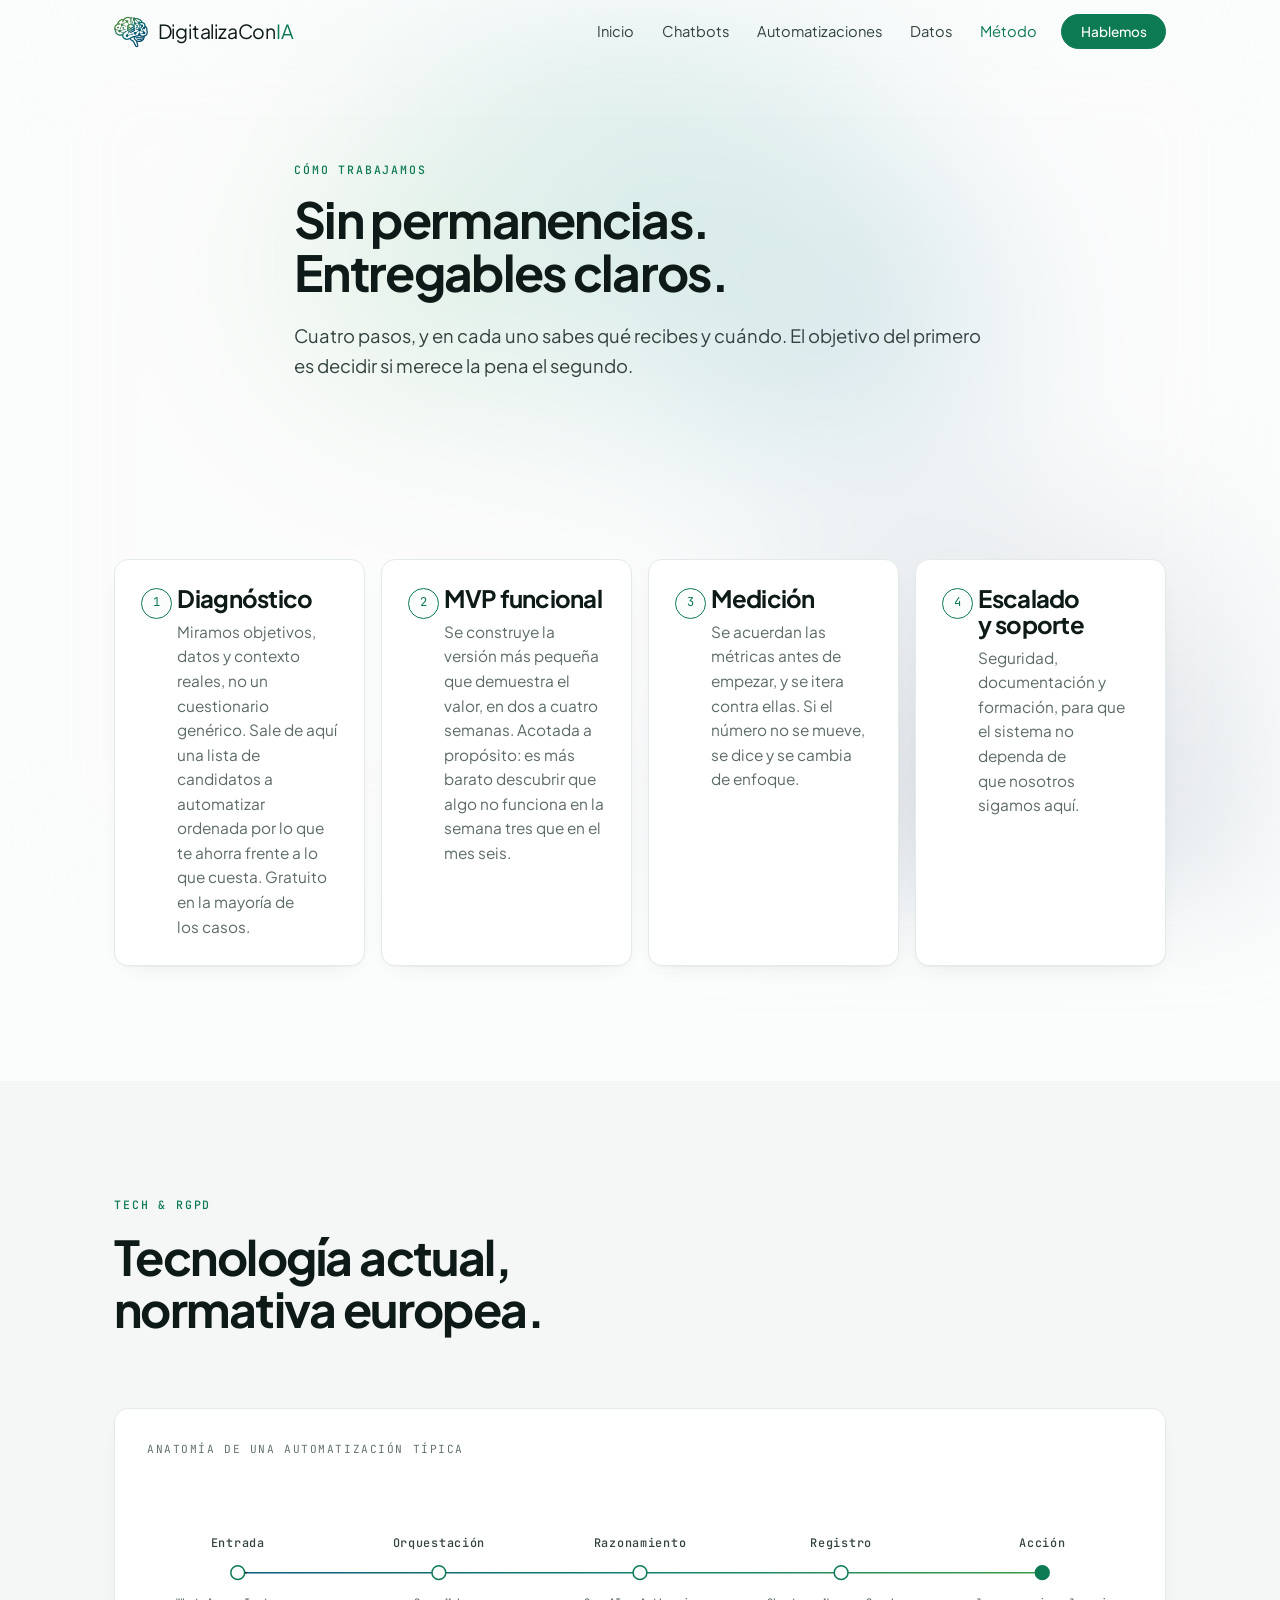
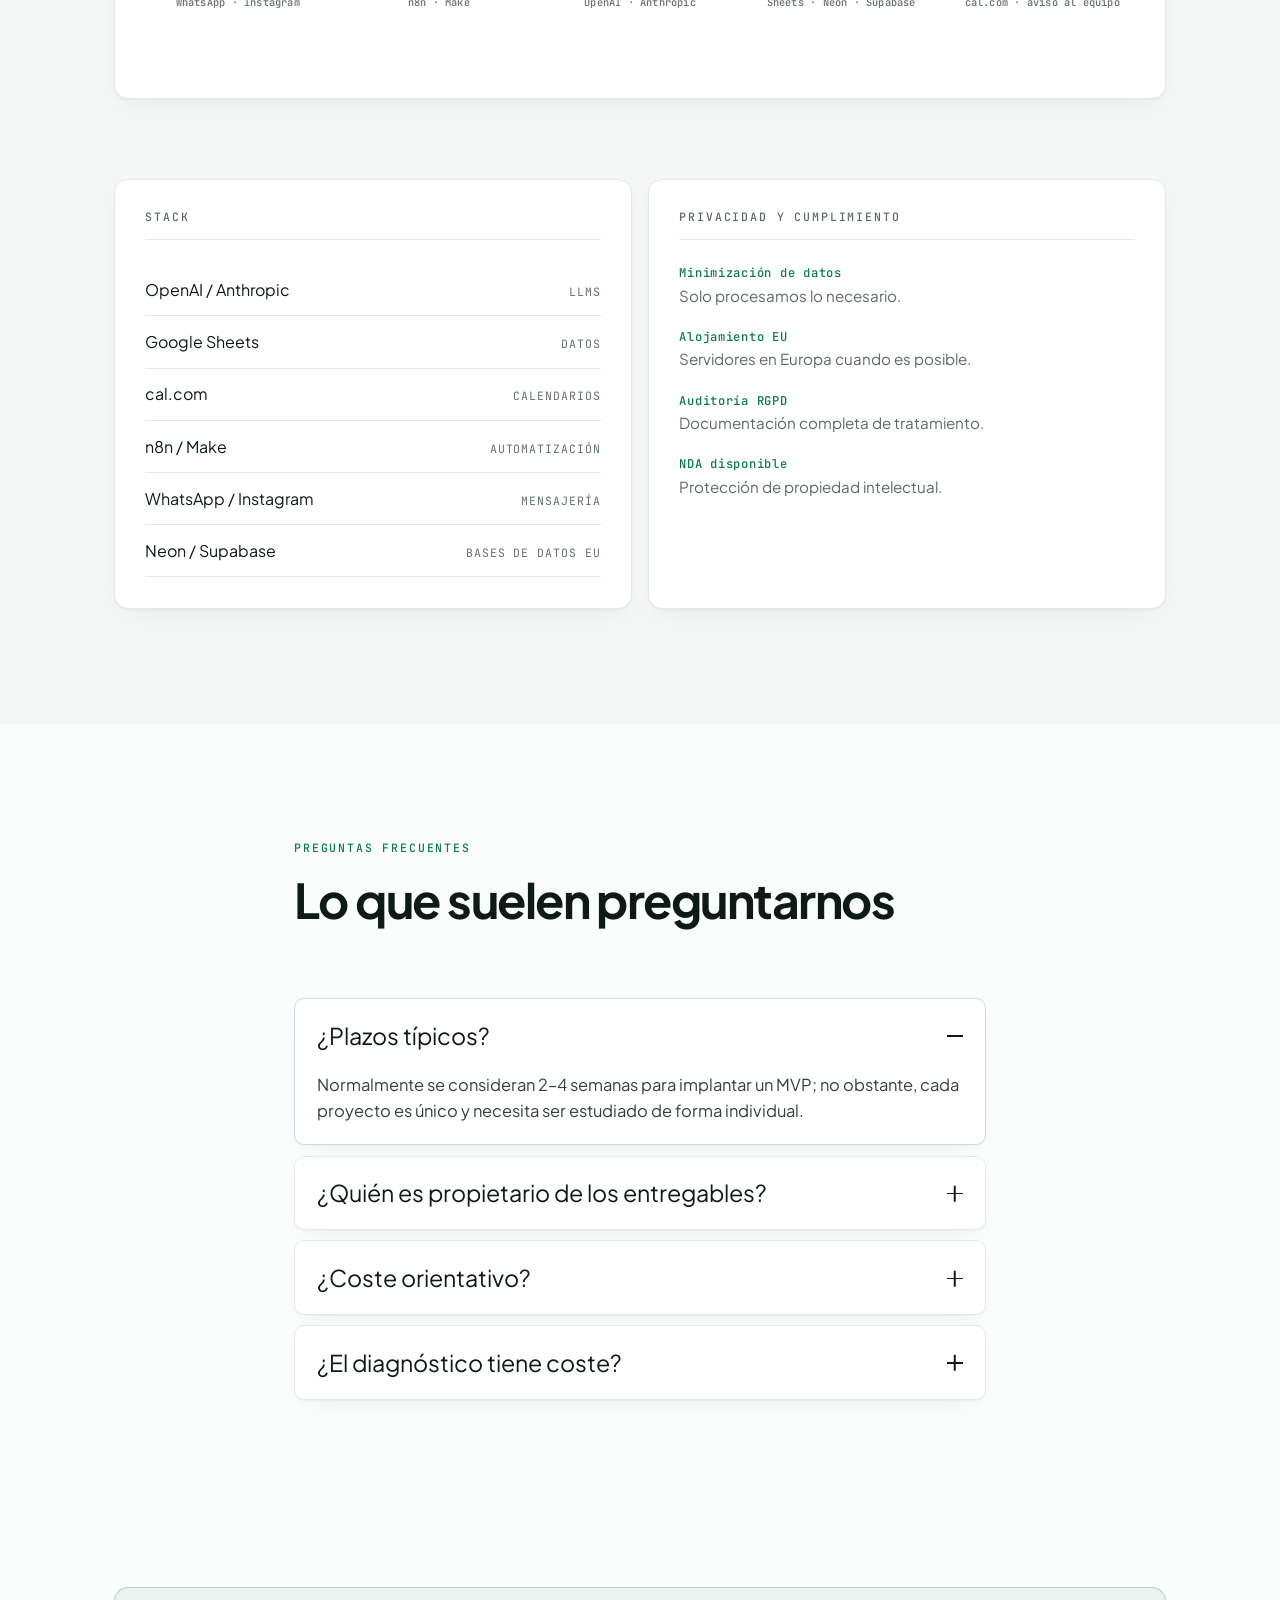
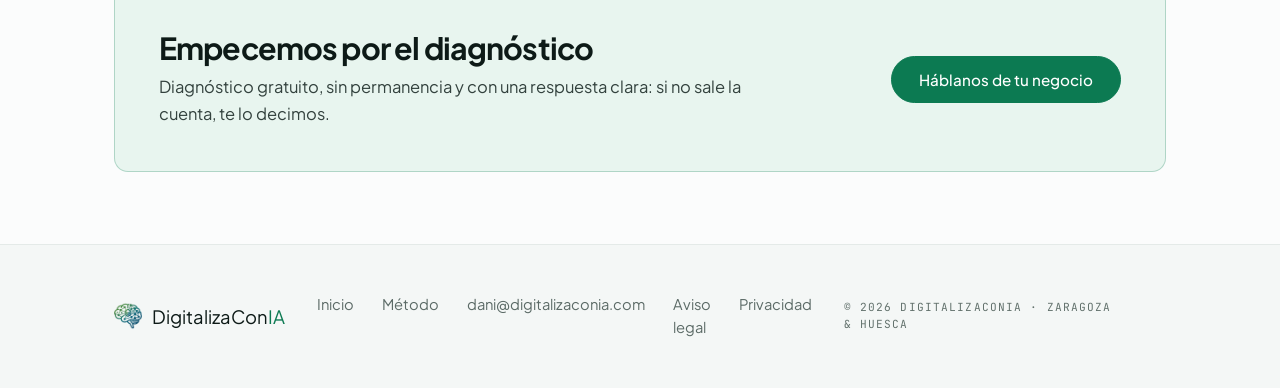
<file: metodo.html>
<!DOCTYPE html>
<html lang="es" class="no-js">
<head>
<meta charset="utf-8">
<script>document.documentElement.classList.remove("no-js");</script>
<meta name="viewport" content="width=device-width, initial-scale=1">
<meta name="robots" content="noindex, nofollow">
<title>Método, tecnología y RGPD | DigitalizaConIA</title>
<meta name="description" content="Cómo trabajamos: diagnóstico, MVP en 2–4 semanas, medición y escalado. Stack técnico y cumplimiento RGPD.">
<meta name="theme-color" content="#FBFCFC" media="(prefers-color-scheme: light)">
<meta name="theme-color" content="#070B0C" media="(prefers-color-scheme: dark)">
<link rel="canonical" href="https://digitalizaconia.com/metodo.html">

<meta property="og:type" content="website">
<meta property="og:locale" content="es_ES">
<meta property="og:site_name" content="DigitalizaConIA">
<meta property="og:url" content="https://digitalizaconia.com/metodo.html">
<meta property="og:title" content="Método, tecnología y RGPD | DigitalizaConIA">
<meta property="og:description" content="Cómo trabajamos: diagnóstico, MVP en 2–4 semanas, medición y escalado. Stack técnico y cumplimiento RGPD.">
<meta property="og:image" content="https://digitalizaconia.com/assets/img/og.png">
<meta name="twitter:card" content="summary_large_image">
<meta name="twitter:title" content="Método, tecnología y RGPD | DigitalizaConIA">
<meta name="twitter:description" content="Cómo trabajamos: diagnóstico, MVP en 2–4 semanas, medición y escalado. Stack técnico y cumplimiento RGPD.">
<meta name="twitter:image" content="https://digitalizaconia.com/assets/img/og.png">

<link rel="icon" href="assets/img/favicon.png" type="image/png">
<link rel="apple-touch-icon" href="assets/img/favicon.png">

<link rel="preconnect" href="https://fonts.googleapis.com">
<link rel="preconnect" href="https://fonts.gstatic.com" crossorigin>
<link rel="stylesheet" href="https://fonts.googleapis.com/css2?family=Plus+Jakarta+Sans:wght@400;500;600;700;800&family=JetBrains+Mono:wght@400;500&display=swap">
<link rel="stylesheet" href="styles.css?v=20260827">
</head>
<body>

<a class="skip-link" href="#main">Saltar al contenido</a>

<div class="mesh" data-mesh aria-hidden="true"></div>
<div class="grain" aria-hidden="true"></div>
<script type="application/ld+json">
{
  "@context": "https://schema.org",
  "@type": "FAQPage",
  "mainEntity": [
    { "@type": "Question", "name": "¿Plazos típicos?", "acceptedAnswer": { "@type": "Answer", "text": "Normalmente se consideran 2–4 semanas para implantar un MVP; no obstante, cada proyecto es único y necesita ser estudiado de forma individual." } },
    { "@type": "Question", "name": "¿Quién es propietario de los entregables?", "acceptedAnswer": { "@type": "Answer", "text": "El cliente es propietario del código y configuraciones específicas del proyecto. Las plantillas y librerías base forman parte de nuestro stack y se licencian para su uso en el proyecto." } },
    { "@type": "Question", "name": "¿Coste orientativo?", "acceptedAnswer": { "@type": "Answer", "text": "Desde 200 € (tareas puntuales o automatizaciones simples) hasta 20.000 €+ (proyectos a medida con ML e integraciones complejas). Se define tras el diagnóstico." } },
    { "@type": "Question", "name": "¿El diagnóstico tiene coste?", "acceptedAnswer": { "@type": "Answer", "text": "La evaluación inicial y la propuesta son gratuitas en la mayoría de los casos. Auditorías avanzadas pueden presupuestarse aparte, siempre previo acuerdo." } }
  ]
}
</script>

<header class="nav" data-nav>
  <div class="nav-inner">
    <a class="brand" href="index.html" aria-label="DigitalizaConIA — inicio">
      <img src="assets/img/logo-dcia.webp" alt="" width="256" height="256">
      <span class="brand-name">DigitalizaCon<span class="brand-accent">IA</span></span>
    </a>

    <nav class="nav-links" aria-label="Principal">
      <a href="index.html">Inicio</a>
      <a href="chatbots.html">Chatbots</a>
      <a href="automatizacion.html">Automatizaciones</a>
      <a href="analisis-de-datos.html">Datos</a>
      <a href="metodo.html" class="is-active">Método</a>
    </nav>

    <a class="btn btn-sm btn-primary" href="index.html#contacto">Hablemos</a>

    <button class="nav-toggle" type="button" data-nav-toggle aria-expanded="false" aria-controls="nav-mobile">
      <span class="sr-only">Abrir menú</span>
      <span class="nav-burger" aria-hidden="true"></span>
    </button>
  </div>

  <div class="nav-mobile" id="nav-mobile" data-nav-mobile hidden>
    <a href="index.html">Inicio</a>
    <a href="chatbots.html">Chatbots</a>
    <a href="automatizacion.html">Automatizaciones</a>
    <a href="analisis-de-datos.html">Datos</a>
    <a href="metodo.html">Método</a>
    <a href="index.html#contacto">Contacto</a>
  </div>
</header>

<main id="main">

<section class="page-hero">
  <div class="wrap wrap-narrow">
    <p class="kicker reveal">Cómo trabajamos</p>
    <h1 class="page-title reveal">Sin permanencias.<br>Entregables claros.</h1>
    <p class="page-lede reveal">Cuatro pasos, y en cada uno sabes qué recibes y cuándo.
      El objetivo del primero es decidir si merece la pena el segundo.</p>
  </div>
</section>

<section class="section">
  <div class="wrap">
    <ol class="steps">
      <li class="step reveal">
        <span class="step-num">1</span>
        <h3 class="step-title">Diagnóstico</h3>
        <p>Miramos objetivos, datos y contexto reales, no un cuestionario genérico. Sale de aquí una lista de candidatos a automatizar ordenada por lo que te ahorra frente a lo que cuesta. Gratuito en la mayoría de los casos.</p>
      </li>
      <li class="step reveal">
        <span class="step-num">2</span>
        <h3 class="step-title">MVP funcional</h3>
        <p>Se construye la versión más pequeña que demuestra el valor, en dos a cuatro semanas. Acotada a propósito: es más barato descubrir que algo no funciona en la semana tres que en el mes seis.</p>
      </li>
      <li class="step reveal">
        <span class="step-num">3</span>
        <h3 class="step-title">Medición</h3>
        <p>Se acuerdan las métricas antes de empezar, y se itera contra ellas. Si el número no se mueve, se dice y se cambia de enfoque.</p>
      </li>
      <li class="step reveal">
        <span class="step-num">4</span>
        <h3 class="step-title">Escalado y soporte</h3>
        <p>Seguridad, documentación y formación, para que el sistema no dependa de que nosotros sigamos aquí.</p>
      </li>
    </ol>
  </div>
</section>

<section class="section section-alt" id="tech">
  <div class="wrap">
    <header class="section-head">
      <p class="kicker reveal">Tech &amp; RGPD</p>
      <h2 class="section-title reveal">Tecnología actual,<br>normativa europea.</h2>
    </header>

    <figure class="flow reveal">
      <figcaption class="flow-cap">Anatomía de una automatización típica</figcaption>
      <svg class="flow-svg" viewBox="0 0 1000 190" role="img"
           aria-label="Diagrama de flujo: un mensaje entra por WhatsApp o Instagram, pasa por n8n o Make, se procesa con un modelo de lenguaje y termina registrado en Google Sheets o en una base de datos europea y agendado en cal.com.">
        <defs>
          <linearGradient id="flowStroke" gradientUnits="userSpaceOnUse" x1="92" y1="0" x2="908" y2="0">
            <stop offset="0%" stop-color="#0A5A78"/>
            <stop offset="50%" stop-color="#12806E"/>
            <stop offset="100%" stop-color="#3E9B45"/>
          </linearGradient>
        </defs>
        <path class="flow-line" d="M 92 95 H 908" stroke="url(#flowStroke)" fill="none" stroke-width="1.5"/>
        <path class="flow-pulse" d="M 92 95 H 908" stroke="currentColor" fill="none" stroke-width="2"
              stroke-dasharray="8 992" stroke-linecap="round"/>
        <g class="flow-node" transform="translate(92,95)"><circle r="7"/><text y="-26">Entrada</text><text class="flow-sub" y="34">WhatsApp · Instagram</text></g>
        <g class="flow-node" transform="translate(296,95)"><circle r="7"/><text y="-26">Orquestación</text><text class="flow-sub" y="34">n8n · Make</text></g>
        <g class="flow-node" transform="translate(500,95)"><circle r="7"/><text y="-26">Razonamiento</text><text class="flow-sub" y="34">OpenAI · Anthropic</text></g>
        <g class="flow-node" transform="translate(704,95)"><circle r="7"/><text y="-26">Registro</text><text class="flow-sub" y="34">Sheets · Neon · Supabase</text></g>
        <g class="flow-node flow-node-end" transform="translate(908,95)"><circle r="7"/><text y="-26">Acción</text><text class="flow-sub" y="34">cal.com · aviso al equipo</text></g>
      </svg>
    </figure>

    <div class="tech-grid">
      <div class="tech-stack reveal">
        <h3 class="minor-title">Stack</h3>
        <ul class="stack-list">
          <li><span class="stack-name">OpenAI / Anthropic</span><span class="stack-role">LLMs</span></li>
          <li><span class="stack-name">Google Sheets</span><span class="stack-role">datos</span></li>
          <li><span class="stack-name">cal.com</span><span class="stack-role">calendarios</span></li>
          <li><span class="stack-name">n8n / Make</span><span class="stack-role">automatización</span></li>
          <li><span class="stack-name">WhatsApp / Instagram</span><span class="stack-role">mensajería</span></li>
          <li><span class="stack-name">Neon / Supabase</span><span class="stack-role">bases de datos EU</span></li>
        </ul>
      </div>
      <div class="tech-privacy reveal">
        <h3 class="minor-title">Privacidad y cumplimiento</h3>
        <dl class="privacy-list">
          <dt>Minimización de datos</dt>
          <dd>Solo procesamos lo necesario.</dd>
          <dt>Alojamiento EU</dt>
          <dd>Servidores en Europa cuando es posible.</dd>
          <dt>Auditoría RGPD</dt>
          <dd>Documentación completa de tratamiento.</dd>
          <dt>NDA disponible</dt>
          <dd>Protección de propiedad intelectual.</dd>
        </dl>
      </div>
    </div>
  </div>
</section>

<section class="section" id="faq">
  <div class="wrap wrap-narrow">
    <header class="section-head">
      <p class="kicker reveal">Preguntas frecuentes</p>
      <h2 class="section-title reveal">Lo que suelen preguntarnos</h2>
    </header>
    <div class="faq">
      <details class="qa" open>
        <summary><span>¿Plazos típicos?</span><span class="row-icon" aria-hidden="true"></span></summary>
        <div class="qa-body"><p>Normalmente se consideran 2–4 semanas para implantar un MVP; no obstante, cada proyecto es único y necesita ser estudiado de forma individual.</p></div>
      </details>
      <details class="qa">
        <summary><span>¿Quién es propietario de los entregables?</span><span class="row-icon" aria-hidden="true"></span></summary>
        <div class="qa-body"><p>El cliente es propietario del código y configuraciones específicas del proyecto. Las plantillas y librerías base forman parte de nuestro stack y se licencian para su uso en el proyecto.</p></div>
      </details>
      <details class="qa">
        <summary><span>¿Coste orientativo?</span><span class="row-icon" aria-hidden="true"></span></summary>
        <div class="qa-body"><p>Desde 200 € (tareas puntuales o automatizaciones simples) hasta 20.000 €+ (proyectos a medida con ML e integraciones complejas). Se define tras el diagnóstico.</p></div>
      </details>
      <details class="qa">
        <summary><span>¿El diagnóstico tiene coste?</span><span class="row-icon" aria-hidden="true"></span></summary>
        <div class="qa-body"><p>La evaluación inicial y la propuesta son gratuitas en la mayoría de los casos. Auditorías avanzadas pueden presupuestarse aparte, siempre previo acuerdo.</p></div>
      </details>
    </div>
  </div>
</section>

<section class="section cta-band">
  <div class="wrap">
    <div class="cta-box">
      <div>
        <h2 class="cta-title">Empecemos por el diagnóstico</h2>
        <p class="cta-sub">Diagnóstico gratuito, sin permanencia y con una respuesta clara: si no sale la cuenta, te lo decimos.</p>
      </div>
      <a class="btn btn-primary" href="index.html#contacto">Háblanos de tu negocio</a>
    </div>
  </div>
</section>

</main>

<footer class="footer">
  <div class="wrap footer-inner">
    <div class="footer-brand">
      <img src="assets/img/logo-dcia.webp" alt="" width="256" height="256" loading="lazy">
      <span>DigitalizaCon<span class="brand-accent">IA</span></span>
    </div>
    <nav class="footer-links" aria-label="Pie de página">
      <a href="index.html">Inicio</a>
      <a href="metodo.html">Método</a>
      <a href="mailto:dani@digitalizaconia.com">dani@digitalizaconia.com</a>
      <a href="aviso-legal.html">Aviso legal</a>
      <a href="privacidad.html">Privacidad</a>
    </nav>
    <p class="footer-copy">© 2026 DigitalizaConIA · Zaragoza &amp; Huesca</p>
  </div>
</footer>

<script defer src="lib/manifest.js?v=20260827"></script>
<script defer src="main.js?v=20260827"></script>
</body>
</html>
</file>
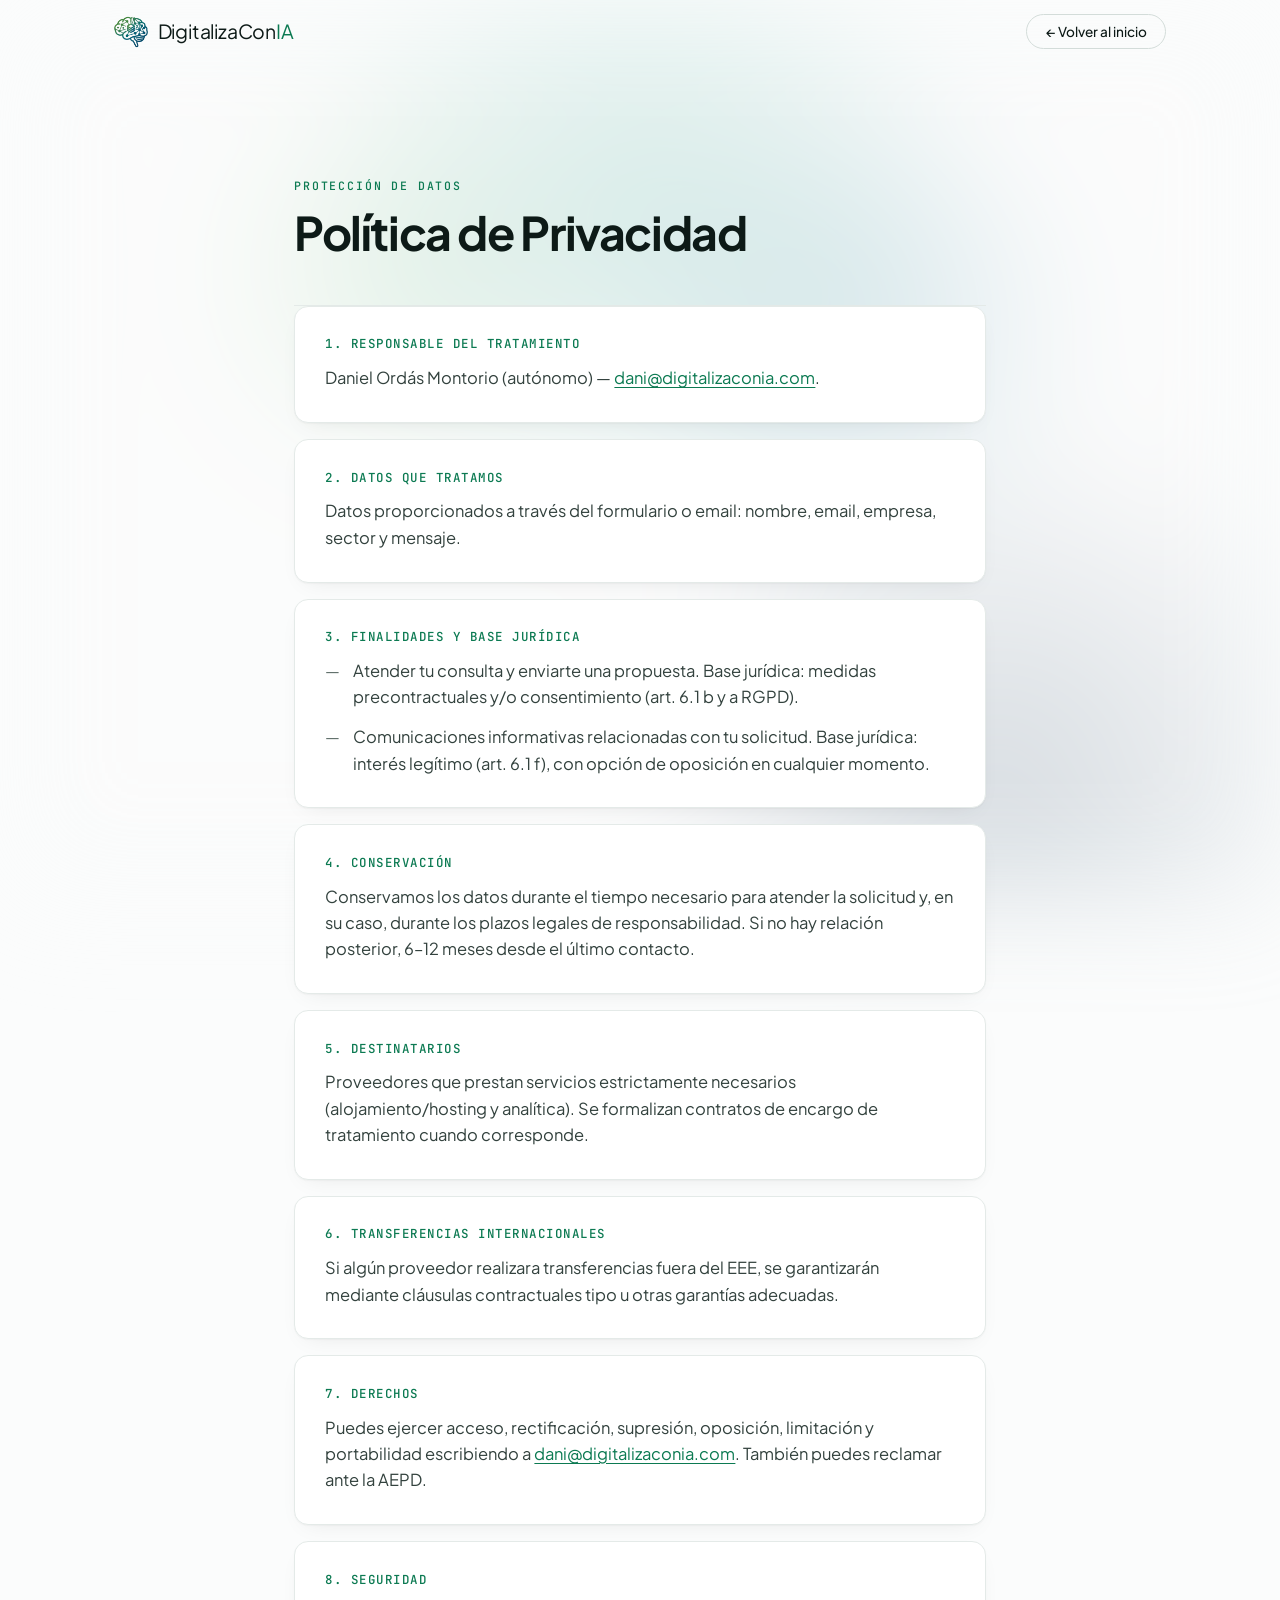
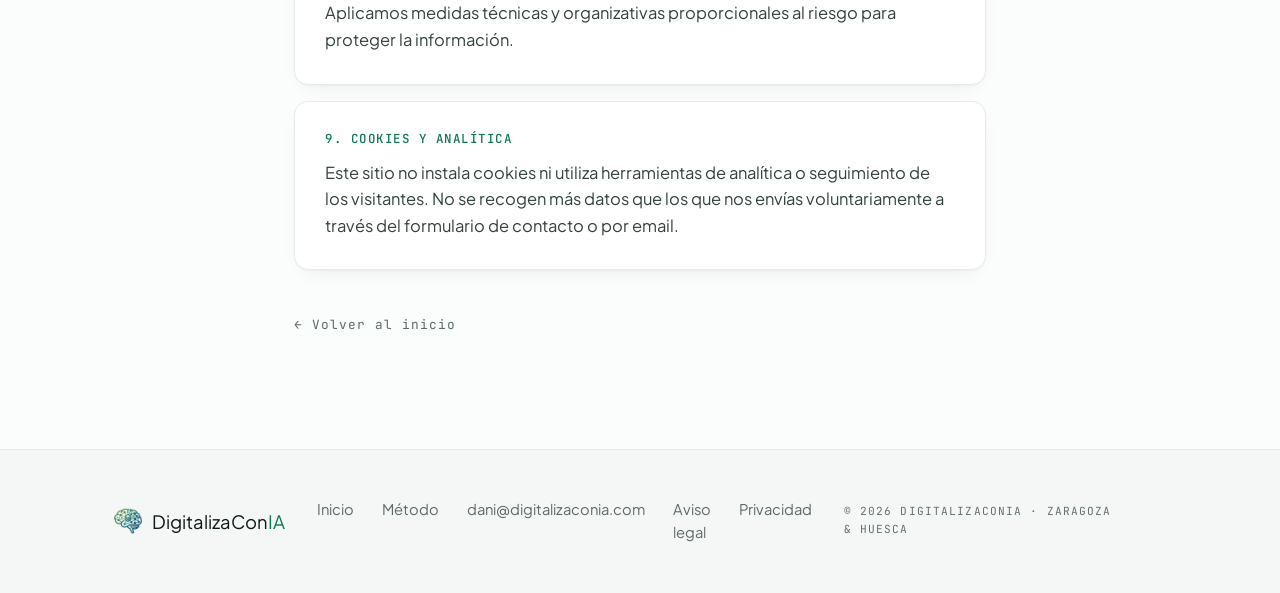
<file: privacidad.html>
<!DOCTYPE html>
<html lang="es" class="no-js">
<head>
<meta charset="utf-8">
<script>document.documentElement.classList.remove("no-js");</script>
<meta name="viewport" content="width=device-width, initial-scale=1">
<meta name="robots" content="noindex, nofollow">
<title>Política de Privacidad | DigitalizaConIA</title>
<meta name="description" content="Política de privacidad de digitalizaconia.com: responsable, datos tratados, finalidades, conservación, destinatarios y derechos RGPD.">
<meta name="theme-color" content="#FBFCFC" media="(prefers-color-scheme: light)">
<meta name="theme-color" content="#070B0C" media="(prefers-color-scheme: dark)">
<meta name="robots" content="index,follow">
<link rel="canonical" href="https://digitalizaconia.com/privacidad.html">

<meta property="og:type" content="article">
<meta property="og:locale" content="es_ES">
<meta property="og:title" content="Política de Privacidad | DigitalizaConIA">
<meta property="og:description" content="Política de privacidad de digitalizaconia.com: responsable, datos tratados, finalidades, conservación, destinatarios y derechos RGPD.">
<meta property="og:image" content="https://digitalizaconia.com/assets/img/og.png">

<link rel="icon" href="assets/img/favicon.png" type="image/png">
<link rel="apple-touch-icon" href="assets/img/favicon.png">

<link rel="preconnect" href="https://fonts.googleapis.com">
<link rel="preconnect" href="https://fonts.gstatic.com" crossorigin>
<link rel="stylesheet" href="https://fonts.googleapis.com/css2?family=Plus+Jakarta+Sans:wght@400;500;600;700;800&family=JetBrains+Mono:wght@400;500&display=swap">
<link rel="stylesheet" href="styles.css?v=20260827">
</head>
<body>

<a class="skip-link" href="#main">Saltar al contenido</a>

<div class="mesh" data-mesh aria-hidden="true"></div>
<div class="grain" aria-hidden="true"></div>

<header class="nav" data-nav>
  <div class="nav-inner">
    <a class="brand" href="index.html" aria-label="DigitalizaConIA — inicio">
      <img src="assets/img/logo-dcia.webp" alt="" width="256" height="256">
      <span class="brand-name">DigitalizaCon<span class="brand-accent">IA</span></span>
    </a>
    <a class="btn btn-sm btn-ghost" href="index.html">← Volver al inicio</a>
  </div>
</header>

<main id="main" class="legal">
  <div class="wrap wrap-narrow">
    <p class="kicker">Protección de datos</p>
    <h1 class="legal-title">Política de Privacidad</h1>

    <section class="legal-block">
      <h2>1. Responsable del tratamiento</h2>
      <p>Daniel Ordás Montorio (autónomo) — <a href="mailto:dani@digitalizaconia.com">dani@digitalizaconia.com</a>.</p>
    </section>

    <section class="legal-block">
      <h2>2. Datos que tratamos</h2>
      <p>Datos proporcionados a través del formulario o email: nombre, email, empresa, sector y mensaje.</p>
    </section>

    <section class="legal-block">
      <h2>3. Finalidades y base jurídica</h2>
      <ul class="legal-list">
        <li>Atender tu consulta y enviarte una propuesta. Base jurídica: medidas precontractuales y/o consentimiento (art. 6.1 b y a RGPD).</li>
        <li>Comunicaciones informativas relacionadas con tu solicitud. Base jurídica: interés legítimo (art. 6.1 f), con opción de oposición en cualquier momento.</li>
      </ul>
    </section>

    <section class="legal-block">
      <h2>4. Conservación</h2>
      <p>Conservamos los datos durante el tiempo necesario para atender la solicitud y, en su caso, durante los plazos legales de responsabilidad. Si no hay relación posterior, 6–12 meses desde el último contacto.</p>
    </section>

    <section class="legal-block">
      <h2>5. Destinatarios</h2>
      <p>Proveedores que prestan servicios estrictamente necesarios (alojamiento/hosting y analítica). Se formalizan contratos de encargo de tratamiento cuando corresponde.</p>
    </section>

    <section class="legal-block">
      <h2>6. Transferencias internacionales</h2>
      <p>Si algún proveedor realizara transferencias fuera del EEE, se garantizarán mediante cláusulas contractuales tipo u otras garantías adecuadas.</p>
    </section>

    <section class="legal-block">
      <h2>7. Derechos</h2>
      <p>Puedes ejercer acceso, rectificación, supresión, oposición, limitación y portabilidad escribiendo a <a href="mailto:dani@digitalizaconia.com">dani@digitalizaconia.com</a>. También puedes reclamar ante la AEPD.</p>
    </section>

    <section class="legal-block">
      <h2>8. Seguridad</h2>
      <p>Aplicamos medidas técnicas y organizativas proporcionales al riesgo para proteger la información.</p>
    </section>

    <section class="legal-block">
      <h2>9. Cookies y analítica</h2>
      <p>Este sitio no instala cookies ni utiliza herramientas de analítica o seguimiento de los visitantes. No se recogen más datos que los que nos envías voluntariamente a través del formulario de contacto o por email.</p>
    </section>

    <p class="legal-back"><a href="index.html">← Volver al inicio</a></p>
  </div>
</main>

<footer class="footer">
  <div class="wrap footer-inner">
    <div class="footer-brand">
      <img src="assets/img/logo-dcia.webp" alt="" width="256" height="256" loading="lazy">
      <span>DigitalizaCon<span class="brand-accent">IA</span></span>
    </div>
    <nav class="footer-links" aria-label="Pie de página">
      <a href="index.html">Inicio</a>
      <a href="metodo.html">Método</a>
      <a href="mailto:dani@digitalizaconia.com">dani@digitalizaconia.com</a>
      <a href="aviso-legal.html">Aviso legal</a>
      <a href="privacidad.html">Privacidad</a>
    </nav>
    <p class="footer-copy">© 2026 DigitalizaConIA · Zaragoza &amp; Huesca</p>
  </div>
</footer>

<script defer src="lib/manifest.js?v=20260827"></script>
<script defer src="main.js?v=20260827"></script>
</body>
</html>
</file>
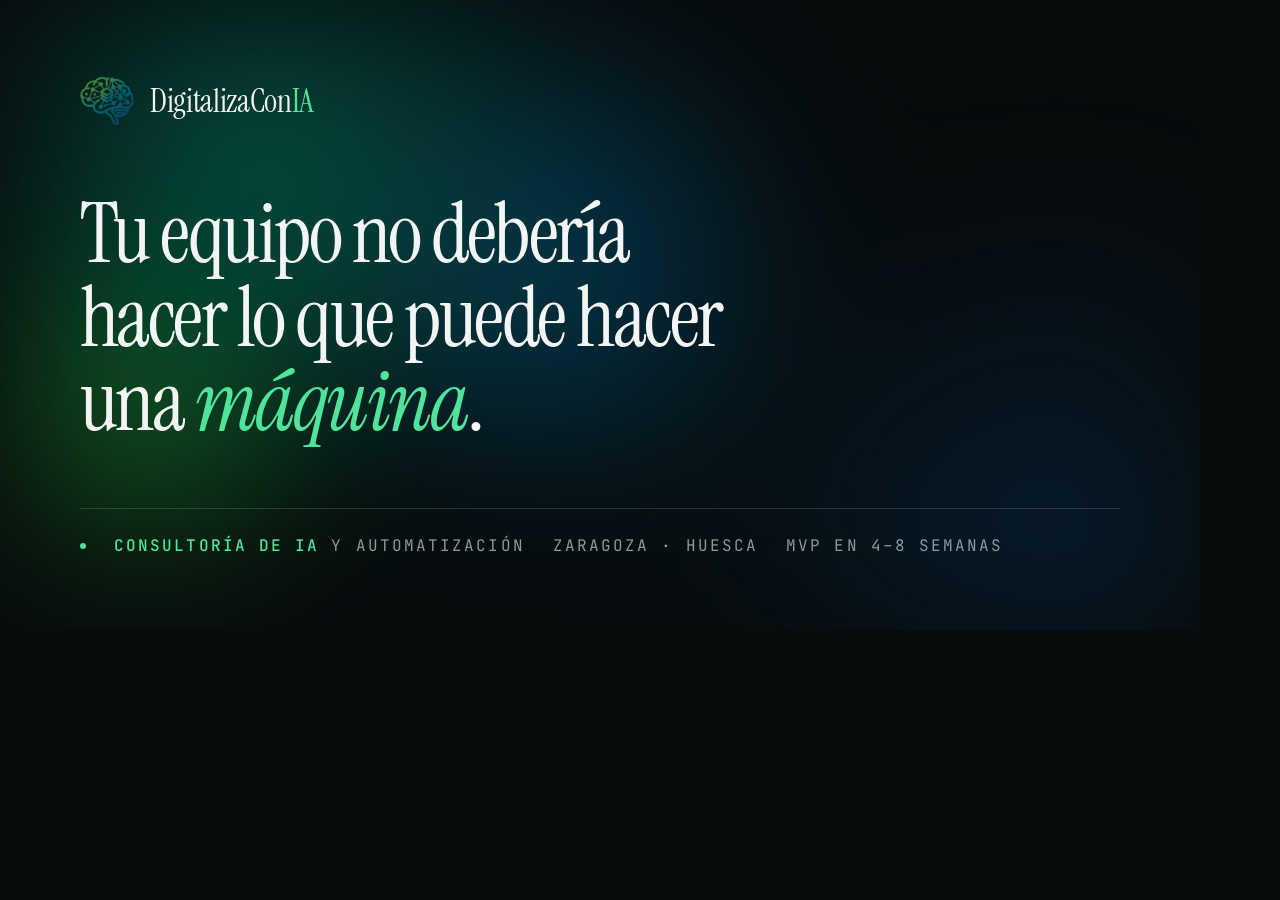
<file: tools/og.html>
<!DOCTYPE html>
<!-- Dev-time: se captura a 1200x630 para generar assets/img/og.png. No se sube. -->
<html lang="es">
<head>
<meta charset="utf-8">
<link rel="preconnect" href="https://fonts.googleapis.com">
<link rel="preconnect" href="https://fonts.gstatic.com" crossorigin>
<link rel="stylesheet" href="https://fonts.googleapis.com/css2?family=Instrument+Serif:ital@0;1&family=Inter:wght@300;400;500&family=JetBrains+Mono:wght@500&display=swap">
<style>
  * { box-sizing: border-box; margin: 0; }
  html, body { width: 1200px; height: 630px; overflow: hidden; }
  body {
    background: #070B0C;
    color: #F2F5F4;
    font-family: "Inter", sans-serif;
    position: relative;
  }
  .mesh {
    position: absolute; inset: 0;
    background:
      radial-gradient(circle 520px at 22% 26%, #12806E 0%, transparent 62%),
      radial-gradient(circle 460px at 46% 42%, #0A5A78 0%, transparent 60%),
      radial-gradient(circle 380px at 12% 62%, #3E9B45 0%, transparent 58%),
      radial-gradient(circle 620px at 88% 92%, #0F2A43 0%, transparent 64%);
    filter: blur(70px) saturate(140%);
    opacity: .55;
  }
  .inner {
    position: relative;
    height: 100%;
    padding: 74px 80px;
    display: flex; flex-direction: column; justify-content: space-between;
  }
  .top { display: flex; align-items: center; gap: 16px; }
  .top img { width: 54px; height: 54px; display: block; }
  .name { font-family: "Instrument Serif", serif; font-size: 32px; letter-spacing: -.01em; }
  .name span { color: #4FE39B; }
  h1 {
    font-family: "Instrument Serif", serif;
    font-size: 84px; line-height: 1.0; font-weight: 400;
    letter-spacing: -.03em; max-width: 17ch;
  }
  h1 em { font-style: italic; color: #4FE39B; }
  .foot {
    display: flex; align-items: center; gap: 28px;
    font-family: "JetBrains Mono", monospace;
    font-size: 16px; letter-spacing: .13em; text-transform: uppercase;
    color: #8A9A97;
    border-top: 1px solid rgba(242,245,244,.14);
    padding-top: 26px;
  }
  .foot b { color: #4FE39B; font-weight: 500; }
  .dot { width: 6px; height: 6px; border-radius: 50%; background: #4FE39B; }
</style>
</head>
<body>
  <div class="mesh"></div>
  <div class="inner">
    <div class="top">
      <img src="../assets/img/logo-dcia.webp" alt="">
      <span class="name">DigitalizaCon<span>IA</span></span>
    </div>

    <h1>Tu equipo no debería hacer lo que puede hacer una <em>máquina</em>.</h1>

    <div class="foot">
      <span class="dot"></span>
      <span><b>Consultoría de IA</b> y automatización</span>
      <span>Zaragoza · Huesca</span>
      <span>MVP en 4–8 semanas</span>
    </div>
  </div>
</body>
</html>
</file>
<file: styles.css>
/* =============================================================
   DigitalizaConIA — hoja de estilo única
   Claro por defecto (limpieza, claridad, ligereza) + modo oscuro
   automático. Paleta derivada del logo: teal #005070, verde #408030.
   Todos los textos verificados AA o mejor en ambos temas.
   ============================================================= */

/* =============================================================
   1. Tokens
   ============================================================= */
:root {
  /* superficie — neutro con un punto de verde, para que los grises
     pertenezcan a la misma familia que el acento y no solo convivan */
  --bg:        #FBFCFC;   /* fondo de página */
  --bg-2:      #F4F7F6;   /* franja alterna */
  --surface:   #FFFFFF;   /* cajas */

  /* tinta */
  --ink:       #0D1A17;   /* 17.4:1 — titulares */
  --ink-2:     #33423E;   /* 10.3:1 — cuerpo */
  --mute:      #5C6B67;   /*  5.4:1 — secundario */
  --faint:     #63726D;   /*  4.9:1 — micro 0.7rem */

  /* acento */
  --accent:      #0C7A52; /* 5.2:1 sobre blanco — texto y enlaces */
  --accent-deep: #0A6444; /* 7.2:1 — hover y rellenos con texto blanco */
  --accent-ink:  #FFFFFF; /* texto sobre relleno de acento */
  --accent-wash: #E8F5EF; /* fondo teñido muy suave */

  /* stops del gradiente (del logo) */
  --g1:        #0A5A78;
  --g2:        #12806E;
  --g3:        #3E9B45;
  --g4:        #0F2A43;

  --line:      #E4EAE8;
  --line-2:    #D3DCD9;
  --shadow:    0 1px 2px rgba(13,26,23,.04), 0 8px 24px -12px rgba(13,26,23,.10);
  --shadow-lg: 0 2px 4px rgba(13,26,23,.05), 0 20px 48px -20px rgba(13,26,23,.16);
  --mesh-op:   .22;
  --grain-op:  .022;

  /* tipografía — una familia principal + monoespaciada de apoyo.
     Dos sans casi idénticas se leerían como error, así que Jakarta
     hace también de display en pesos altos. */
  --sans:  "Plus Jakarta Sans", -apple-system, BlinkMacSystemFont, "Segoe UI", sans-serif;
  --mono:  "JetBrains Mono", ui-monospace, SFMono-Regular, Menlo, monospace;

  /* escala de espaciado, base 4 */
  --s-xs: .25rem; --s-sm: .5rem;  --s-md: 1rem;
  --s-lg: 1.5rem; --s-xl: 2rem;   --s-2xl: 3rem; --s-3xl: 4rem;

  --radius:    14px;
  --radius-sm: 10px;

  /* ritmo */
  --wrap:    1180px;
  --gutter:  clamp(1.25rem, 5vw, 4rem);
  --section: clamp(4.5rem, 9vw, 7.5rem);

  /* easings */
  --ease-out:    cubic-bezier(0.16, 1, 0.3, 1);
  --ease-soft:   cubic-bezier(0.25, 0.46, 0.45, 0.94);
  --ease-bounce: cubic-bezier(0.34, 1.56, 0.64, 1);
}

/* Modo oscuro: la versión que ya estaba aprobada, conservada intacta.
   Se activa sola según la preferencia del sistema del visitante. */
@media (prefers-color-scheme: dark) {
  :root {
    --bg:        #070B0C;
    --bg-2:      #0C1213;
    --surface:   #121A1B;

    --ink:       #F2F5F4;
    --ink-2:     #C3CFCC;
    --mute:      #8A9A97;
    --faint:     #74857F;

    --accent:      #4FE39B;
    --accent-deep: #6BEBAC;
    --accent-ink:  #04140C;
    --accent-wash: rgba(79,227,155,.09);

    --line:      rgba(242,245,244,.10);
    --line-2:    rgba(242,245,244,.18);
    --shadow:    0 1px 2px rgba(0,0,0,.4), 0 8px 24px -12px rgba(0,0,0,.6);
    --shadow-lg: 0 2px 4px rgba(0,0,0,.5), 0 24px 60px -24px rgba(0,0,0,.8);
    --mesh-op:   .5;
    --grain-op:  .04;
  }
}

/* =============================================================
   2. Reset y base
   ============================================================= */
*, *::before, *::after { box-sizing: border-box; margin: 0; }

html {
  -webkit-text-size-adjust: 100%;
  tab-size: 2;
  scroll-behavior: smooth;
  scroll-padding-top: 6rem;
}

body {
  background: var(--bg);
  color: var(--ink);
  font-family: var(--sans);
  font-size: 16.5px;
  font-weight: 400;
  line-height: 1.6;
  -webkit-font-smoothing: antialiased;
  text-rendering: optimizeLegibility;
  overflow-x: clip;
  overscroll-behavior-y: none;
}

img, svg, video { display: block; max-width: 100%; }
img { height: auto; }
button { font: inherit; color: inherit; cursor: pointer; border: 0; background: none; }
a { color: inherit; text-decoration: none; }
p { text-wrap: pretty; }
h1, h2, h3, h4 { text-wrap: balance; line-height: 1.08; letter-spacing: -0.03em; font-weight: 700; }
ul, ol { list-style: none; padding: 0; }
::selection { background: var(--accent); color: var(--accent-ink); }

:focus-visible {
  outline: 2px solid var(--accent);
  outline-offset: 3px;
  border-radius: 3px;
}

/* =============================================================
   3. Utilidades
   ============================================================= */
.wrap {
  width: 100%;
  max-width: var(--wrap);
  margin-inline: auto;
  padding-inline: var(--gutter);
}
.wrap-narrow { max-width: 820px; }

.sr-only {
  position: absolute; width: 1px; height: 1px;
  padding: 0; overflow: hidden; clip: rect(0 0 0 0);
  white-space: nowrap; border: 0;
}

.skip-link {
  position: fixed; top: -100px; left: 1rem; z-index: 9999;
  padding: .65rem 1.1rem; border-radius: 8px;
  background: var(--accent); color: var(--accent-ink); font-weight: 500;
}
.skip-link:focus { top: 1rem; }

/* =============================================================
   4. Fondo: mesh reactivo al cursor + grano
   ============================================================= */
.mesh {
  position: fixed; inset: 0; z-index: 0;
  pointer-events: none;
  background:
    radial-gradient(circle 42vw at var(--mx, 50%) var(--my, 22%),
      color-mix(in srgb, var(--g2) 62%, transparent) 0%, transparent 62%),
    radial-gradient(circle 34vw at calc(var(--mx, 50%) + 16%) calc(var(--my, 22%) + 14%),
      color-mix(in srgb, var(--g1) 58%, transparent) 0%, transparent 60%),
    radial-gradient(circle 30vw at calc(var(--mx, 50%) - 18%) calc(var(--my, 22%) + 8%),
      color-mix(in srgb, var(--g3) 40%, transparent) 0%, transparent 58%),
    radial-gradient(circle 46vw at 78% 88%,
      color-mix(in srgb, var(--g4) 70%, transparent) 0%, transparent 64%),
    var(--bg);
  filter: blur(58px) saturate(135%);
  opacity: var(--mesh-op);
  transition: opacity .8s var(--ease-out);
  will-change: background;
}
/* Sin color-mix (navegadores viejos): stops sólidos, mismo efecto */
@supports not (background: color-mix(in srgb, red 50%, transparent)) {
  .mesh {
    background:
      radial-gradient(circle 42vw at var(--mx, 50%) var(--my, 22%), #12806E 0%, transparent 62%),
      radial-gradient(circle 34vw at 66% 36%, #0A5A78 0%, transparent 60%),
      radial-gradient(circle 46vw at 78% 88%, #0F2A43 0%, transparent 64%),
      var(--bg);
    opacity: var(--mesh-op);
  }
}

.grain {
  position: fixed; inset: 0; z-index: 1;
  pointer-events: none; opacity: var(--grain-op); mix-blend-mode: overlay;
  background-image: url("data:image/svg+xml,%3Csvg xmlns='http://www.w3.org/2000/svg' width='140' height='140'%3E%3Cfilter id='n'%3E%3CfeTurbulence type='fractalNoise' baseFrequency='.85' numOctaves='3'/%3E%3C/filter%3E%3Crect width='140' height='140' filter='url(%23n)'/%3E%3C/svg%3E");
}

main, .nav, .footer { position: relative; z-index: 2; }

/* =============================================================
   5. Tipografía compartida
   ============================================================= */
.kicker {
  font-family: var(--mono);
  font-size: .72rem;
  font-weight: 500;
  letter-spacing: .16em;
  text-transform: uppercase;
  color: var(--accent);
}

.section-title {
  font-family: var(--sans);
  font-size: clamp(2rem, 4.6vw, 3rem);
  line-height: 1.1;
  letter-spacing: -.032em;
  margin-top: 1rem;
}
.section-title em { font-style: normal; font-weight: 800; color: var(--accent); }

.minor-title {
  font-family: var(--mono);
  font-size: .72rem;
  font-weight: 500;
  letter-spacing: .16em;
  text-transform: uppercase;
  color: var(--mute);
  padding-bottom: 1rem;
  border-bottom: 1px solid var(--line);
  margin-bottom: 1.5rem;
}

.section { padding-block: var(--section); }
.section-alt { background: var(--bg-2); }
.section-head { margin-bottom: clamp(2.5rem, 6vw, 4.5rem); }

/* =============================================================
   6. Componentes — botones
   ============================================================= */
.btn {
  display: inline-flex; align-items: center; justify-content: center; gap: .5rem;
  padding: .95rem 1.7rem;
  border-radius: 999px;
  font-size: .95rem; font-weight: 500; line-height: 1;
  border: 1px solid var(--line-2);
  transition: transform .35s var(--ease-out), background-color .35s var(--ease-out),
              border-color .35s var(--ease-out), color .35s var(--ease-out),
              box-shadow .35s var(--ease-out);
}
.btn:hover { transform: translateY(-2px); }

.btn-primary {
  background: var(--accent); color: var(--accent-ink); border-color: var(--accent);
  box-shadow: none;
}
.btn-primary:hover { background: var(--accent-deep); border-color: var(--accent-deep); box-shadow: var(--shadow-lg); }

.btn-ghost { color: var(--ink); }
.btn-ghost:hover { border-color: var(--accent); color: var(--accent); }

.btn-sm { padding: .6rem 1.15rem; font-size: .85rem; }

.btn[disabled], .btn[aria-disabled="true"] { opacity: .55; pointer-events: none; }

/* =============================================================
   7. Navegación
   ============================================================= */
.nav {
  position: sticky; top: 0; z-index: 100;
  border-bottom: 1px solid transparent;
  transition: background-color .4s var(--ease-out), border-color .4s var(--ease-out),
              backdrop-filter .4s var(--ease-out);
}
.nav.is-stuck {
  background: color-mix(in srgb, var(--bg) 82%, transparent);
  backdrop-filter: blur(14px);
  -webkit-backdrop-filter: blur(14px);
  border-bottom-color: var(--line);
}
@supports not ((backdrop-filter: blur(1px)) or (-webkit-backdrop-filter: blur(1px))) {
  .nav.is-stuck { background: var(--bg); }
}

.nav-inner {
  max-width: var(--wrap); margin-inline: auto;
  padding: .9rem var(--gutter);
  display: flex; align-items: center; gap: 1.5rem;
}

.brand { display: flex; align-items: center; gap: .6rem; margin-right: auto; }
.brand img { width: 34px; height: 34px; }
.brand-name {
  font-family: var(--sans);
  font-size: 1.22rem;
  letter-spacing: -.01em;
  white-space: nowrap;
}
.brand-accent { color: var(--accent); }

.nav-links { display: none; gap: 1.75rem; }
.nav-links a {
  position: relative;
  font-size: .92rem;
  color: var(--ink-2);
  padding-block: .25rem;
  transition: color .3s var(--ease-out);
}
.nav-links a::after {
  content: ""; position: absolute; left: 0; bottom: 0;
  width: 100%; height: 1px; background: var(--accent);
  transform: scaleX(0); transform-origin: right;
  transition: transform .4s var(--ease-out);
}
.nav-links a:hover { color: var(--ink); }
.nav-links a:hover::after { transform: scaleX(1); transform-origin: left; }
.nav-links a.is-active { color: var(--accent); }

.nav .btn-sm { display: none; }

/* hamburguesa */
.nav-toggle { width: 42px; height: 42px; display: grid; place-items: center; }
.nav-burger, .nav-burger::before, .nav-burger::after {
  content: ""; display: block;
  width: 20px; height: 1.5px; background: var(--ink);
  transition: transform .35s var(--ease-out), opacity .2s linear;
}
.nav-burger::before { transform: translateY(-6px); }
.nav-burger::after  { transform: translateY(4.5px); }
.nav-toggle[aria-expanded="true"] .nav-burger { background: transparent; }
.nav-toggle[aria-expanded="true"] .nav-burger::before { transform: rotate(45deg); }
.nav-toggle[aria-expanded="true"] .nav-burger::after  { transform: translateY(-1.5px) rotate(-45deg); }

.nav-mobile {
  display: grid; gap: .25rem;
  padding: .5rem var(--gutter) 1.5rem;
  background: color-mix(in srgb, var(--bg) 96%, transparent);
  border-bottom: 1px solid var(--line);
}
.nav-mobile[hidden] { display: none; }
.nav-mobile a {
  font-family: var(--sans); font-size: 1.6rem;
  padding-block: .45rem;
  border-bottom: 1px solid var(--line);
}
.nav-mobile a:last-child { border-bottom: 0; color: var(--accent); }

/* =============================================================
   8. Hero
   ============================================================= */
.hero {
  position: relative;
  min-height: min(88svh, 900px);
  display: flex; align-items: center;
  /* En móvil el hero va apretado a propósito: así la cabecera del panel
     asoma por debajo del pliegue y se ve que ahí abajo pasa algo. */
  padding-block: clamp(2.75rem, 12vw, 8rem);
}

.hero-title {
  font-family: var(--sans);
  /* clamp prudente: a 320px sigue cabiendo sin cortar letras (gotcha B.4) */
  font-size: clamp(2.35rem, 6.4vw, 3.9rem);
  line-height: 1.06;
  margin-top: 1.5rem;
  letter-spacing: -.03em;
}
.hero-title em {
  font-style: normal;
  font-weight: 800;
  color: var(--accent);
}

.hero-sub {
  max-width: 46ch;
  margin-top: 1.5rem;
  font-size: clamp(1.02rem, 1.9vw, 1.2rem);
  color: var(--ink-2);
}

.hero-actions { display: flex; flex-wrap: wrap; gap: .85rem; margin-top: 2rem; }

.hero-meta {
  display: flex; flex-wrap: wrap; gap: .6rem 1.6rem;
  margin-top: 2rem; padding-top: 1.25rem;
  border-top: 1px solid var(--line);
  font-family: var(--mono); font-size: .74rem;
  letter-spacing: .1em; text-transform: uppercase; color: var(--mute);
}
.hero-meta li { display: flex; align-items: center; gap: .6rem; }
.hero-meta li::before {
  content: ""; width: 5px; height: 5px; border-radius: 50%;
  background: var(--accent); flex: none;
}

/* ---- Panel «un ejemplo, en marcha» ---------------------------------- */
.taskpanel {
  border: 1px solid var(--line);
  border-radius: 16px;
  background: var(--surface);
  backdrop-filter: blur(10px);
  -webkit-backdrop-filter: blur(10px);
  box-shadow: 0 30px 70px -40px rgba(0,0,0,.9);
  overflow: hidden;
  margin-top: 2rem;
}
@supports not ((backdrop-filter: blur(1px)) or (-webkit-backdrop-filter: blur(1px))) {
  .taskpanel { background: var(--surface); }
}

.tp-head {
  display: flex; align-items: center; justify-content: space-between; gap: 1rem;
  padding: .95rem 1.15rem;
  border-bottom: 1px solid var(--line);
  font-family: var(--mono); font-size: .66rem; font-weight: 500;
  letter-spacing: .14em; text-transform: uppercase;
}
.tp-label { color: var(--ink-2); }
.tp-live { display: flex; align-items: center; gap: .45rem; color: var(--faint); }
.tp-dot {
  width: 6px; height: 6px; border-radius: 50%; background: var(--accent);
  animation: tpPulse 2s var(--ease-soft) infinite;
}
@keyframes tpPulse {
  0%, 100% { opacity: 1;  box-shadow: 0 0 0 0 color-mix(in srgb, var(--accent) 45%, transparent); }
  50%      { opacity: .5; box-shadow: 0 0 0 5px transparent; }
}

.tp-list {
  padding: .5rem .35rem;
  transition: opacity .4s var(--ease-out);
}
.tp-list.is-swapping { opacity: 0; }

.tp-item {
  display: grid;
  grid-template-columns: 22px 1fr;
  grid-template-areas: "state text" ".  time";
  align-items: center;
  gap: 0 .55rem;
  padding: .5rem .8rem;
  border-radius: 8px;
  transition: background-color .4s var(--ease-out);
}
.tp-item.is-running { background: var(--accent-wash); }

/* círculo de estado: vacío → girando → marcado */
.tp-state {
  grid-area: state;
  width: 15px; height: 15px; border-radius: 50%;
  border: 1.5px solid var(--line-2);
  position: relative;
  transition: border-color .35s var(--ease-out), background-color .35s var(--ease-out);
}
.tp-item.is-running .tp-state {
  border-color: var(--accent);
  border-top-color: var(--accent);
  animation: tpSpin .7s linear infinite;
}
@keyframes tpSpin { to { transform: rotate(360deg); } }

.tp-item.is-done .tp-state {
  border-color: var(--accent);
  background: var(--accent);
  animation: none;
}
.tp-item.is-done .tp-state::after {
  content: "";
  position: absolute; left: 4px; top: 1px;
  width: 4px; height: 8px;
  border: solid var(--accent-ink); border-width: 0 1.6px 1.6px 0;
  transform: rotate(45deg);
}

.tp-text {
  grid-area: text;
  font-size: .92rem; color: var(--mute);
  transition: color .35s var(--ease-out);
}
.tp-item.is-running .tp-text { color: var(--ink); }
.tp-item.is-done .tp-text { color: var(--ink-2); }

.tp-time {
  grid-area: time;
  font-family: var(--mono); font-size: .66rem;
  letter-spacing: .08em; color: var(--faint);
}
.tp-time:empty { display: none; }

.tp-foot {
  display: flex; align-items: center; justify-content: space-between; gap: 1rem;
  padding: .9rem 1.15rem;
  border-top: 1px solid var(--line);
  font-family: var(--mono); font-size: .66rem;
  letter-spacing: .1em; text-transform: uppercase; color: var(--faint);
}
.tp-count {
  font-family: var(--sans); font-size: 1.35rem;
  letter-spacing: 0; text-transform: none; color: var(--accent);
  font-variant-numeric: tabular-nums;
}

.scroll-hint {
  position: absolute; left: 50%; bottom: 2rem;
  width: 1px; height: 52px; overflow: hidden;
  background: var(--line-2); transform: translateX(-50%);
}
.scroll-hint span {
  display: block; width: 100%; height: 40%;
  background: var(--accent);
  animation: scrollHint 2.4s var(--ease-soft) infinite;
}
@keyframes scrollHint {
  0%   { transform: translateY(-100%); }
  100% { transform: translateY(250%); }
}

/* =============================================================
   9. Manifiesto
   ============================================================= */
.manifesto { padding-block: clamp(3rem, 9vw, 7rem); }
.manifesto-text {
  font-family: var(--sans);
  font-size: clamp(1.25rem, 2.5vw, 1.7rem);
  line-height: 1.45;
  font-weight: 500;
  letter-spacing: -.015em;
  color: var(--ink);
}
.manifesto-text em { font-style: normal; font-weight: 700; color: var(--accent); }

/* =============================================================
   10. Servicios — filas desplegables
   ============================================================= */
.rows { display: grid; gap: var(--s-md); }

.row {
  background: var(--surface);
  border: 1px solid var(--line);
  border-radius: var(--radius);
  box-shadow: var(--shadow);
  overflow: hidden;
  transition: border-color .35s var(--ease-out), box-shadow .35s var(--ease-out);
}
.row:hover { border-color: var(--line-2); box-shadow: var(--shadow-lg); }
.row[open] { border-color: var(--accent); }

.row-head {
  display: flex; align-items: baseline; gap: 1rem;
  padding: clamp(1.15rem, 2.6vw, 1.6rem) clamp(1.15rem, 2.6vw, 1.75rem);
  cursor: pointer;
  list-style: none;
  transition: color .35s var(--ease-out);
}
.row-head::-webkit-details-marker { display: none; }
.row-head:hover { color: var(--accent); }
.row-head:focus-visible { outline-offset: 6px; }

.row-num {
  font-family: var(--mono); font-size: .78rem; font-weight: 500;
  color: var(--faint); flex: none; padding-top: .4em;
  transition: color .35s var(--ease-out);
}
.row[open] .row-num, .row-head:hover .row-num { color: var(--accent); }

.row-title {
  font-family: var(--sans);
  font-size: clamp(1.2rem, 2.4vw, 1.6rem);
  line-height: 1.2; letter-spacing: -.02em; font-weight: 700;
  margin-right: auto;
}

/* signo +/− dibujado en CSS, sin iconos externos */
.row-icon {
  position: relative; flex: none;
  width: 16px; height: 16px; align-self: center;
}
.row-icon::before, .row-icon::after {
  content: ""; position: absolute; inset: 50% 0 auto 0;
  height: 1.5px; background: currentColor;
  transition: transform .4s var(--ease-out), opacity .3s linear;
}
.row-icon::after { transform: rotate(90deg); }
[open] > .row-head .row-icon::after,
[open] > summary .row-icon::after { transform: rotate(0deg); opacity: 0; }

.row-body {
  padding: 0 clamp(1.15rem, 2.6vw, 1.75rem) clamp(1.35rem, 2.6vw, 1.75rem);
  display: grid; gap: 1.35rem;
  border-top: 1px solid var(--line);
  padding-top: 1.35rem;
  margin-top: -1px;
}
.row-lede { max-width: 52ch; color: var(--ink-2); font-size: 1.05rem; }

.row-list { display: grid; gap: .55rem; }
.row-list li {
  display: flex; align-items: baseline; gap: .7rem;
  font-family: var(--mono); font-size: .82rem; color: var(--mute);
}
.row-list li::before { content: "→"; color: var(--accent); flex: none; }

/* ---- Mini dashboard predictivo (fila «Análisis de datos») ------------
   Se dispara con el atributo [open] del <details>: la animación arranca
   justo cuando alguien abre la fila, no antes ni escondida. Sin JS. */
.forecast { max-width: 520px; }
.fc-svg { width: 100%; height: auto; overflow: visible; }
.forecast figcaption {
  margin-top: .85rem;
  font-family: var(--mono); font-size: .66rem;
  letter-spacing: .08em; color: var(--faint);
}

.fc-axis { stroke: var(--line-2); stroke-width: 1; }

.fc-bar {
  fill: url(#fcBar);
  transform-box: fill-box;
  transform-origin: bottom;
  transform: scaleY(0);
  transition: transform .75s var(--ease-out);
}
.row[open] .fc-bar, .panel .fc-bar { transform: scaleY(1); }
.row[open] .fc-bar:nth-child(1), .panel .fc-bar:nth-child(1) { transition-delay: .05s; }
.row[open] .fc-bar:nth-child(2), .panel .fc-bar:nth-child(2) { transition-delay: .11s; }
.row[open] .fc-bar:nth-child(3), .panel .fc-bar:nth-child(3) { transition-delay: .17s; }
.row[open] .fc-bar:nth-child(4), .panel .fc-bar:nth-child(4) { transition-delay: .23s; }
.row[open] .fc-bar:nth-child(5), .panel .fc-bar:nth-child(5) { transition-delay: .29s; }
.row[open] .fc-bar:nth-child(6), .panel .fc-bar:nth-child(6) { transition-delay: .35s; }
.row[open] .fc-bar:nth-child(7), .panel .fc-bar:nth-child(7) { transition-delay: .41s; }
.row[open] .fc-bar:nth-child(8), .panel .fc-bar:nth-child(8) { transition-delay: .47s; }

.fc-band {
  fill: var(--accent);
  opacity: 0;
  transition: opacity .7s var(--ease-out) .75s;
}
.row[open] .fc-band, .panel .fc-band { opacity: .12; }

.fc-line {
  fill: none;
  stroke: var(--accent);
  stroke-width: 2;
  stroke-linecap: round;
  stroke-dasharray: 6 6;
  stroke-dashoffset: 150;
  opacity: 0;
  transition: stroke-dashoffset 1s var(--ease-out) .7s, opacity .3s linear .7s;
}
.row[open] .fc-line, .panel .fc-line { stroke-dashoffset: 0; opacity: 1; }

.fc-dot {
  fill: var(--accent);
  transform-box: fill-box;
  transform-origin: center;
  transform: scale(0);
  transition: transform .5s var(--ease-bounce) 1.5s;
}
.row[open] .fc-dot, .panel .fc-dot { transform: scale(1); }

.fc-tick {
  fill: var(--faint);
  font-family: var(--mono); font-size: 10px; letter-spacing: .06em;
}
.fc-tick-end { text-anchor: end; }
.fc-tag {
  fill: var(--accent);
  font-family: var(--mono); font-size: 10px;
  letter-spacing: .1em; text-anchor: end;
}

/* animación de apertura (el contenido ya es accesible sin JS) */
.row[open] .row-body, .qa[open] .qa-body { animation: openDown .5s var(--ease-out); }
@keyframes openDown {
  from { opacity: 0; transform: translateY(-6px); }
  to   { opacity: 1; transform: none; }
}

/* =============================================================
   11. Método — línea de tiempo
   ============================================================= */
.steps { display: grid; gap: var(--s-md); }
.step {
  position: relative; padding: clamp(1.25rem, 2.6vw, 1.6rem);
  padding-left: 3.9rem;
  background: var(--surface);
  border: 1px solid var(--line);
  border-radius: var(--radius);
  box-shadow: var(--shadow);
}
/* la caja ya agrupa; la línea sobraría y añadiría ruido */
.step::before { content: none; }
.step:last-child::before { display: none; }

.step-num {
  position: absolute; left: clamp(1.25rem, 2.6vw, 1.6rem); top: clamp(1.35rem, 2.6vw, 1.7rem);
  width: 31px; height: 31px; border-radius: 50%;
  display: grid; place-items: center;
  border: 1px solid var(--accent);
  background: var(--bg);
  font-family: var(--mono); font-size: .76rem; color: var(--accent);
}
.step-title {
  font-family: var(--sans);
  font-size: 1.5rem; margin-bottom: .5rem;
}
.step p { color: var(--mute); font-size: .96rem; max-width: 34ch; }

/* =============================================================
   12. Cifras
   ============================================================= */
.stats-section { padding-block: clamp(3rem, 8vw, 6rem); }
.stats {
  display: grid; grid-template-columns: repeat(2, 1fr);
  gap: var(--s-md);
}
.stat {
  display: grid; gap: .25rem;
  padding: clamp(1.15rem, 2.4vw, 1.5rem);
  background: var(--surface);
  border: 1px solid var(--line);
  border-radius: var(--radius);
  box-shadow: var(--shadow);
}
.stat-num {
  font-family: var(--sans);
  font-size: clamp(2.1rem, 5vw, 2.9rem);
  line-height: 1; color: var(--accent); font-weight: 800;
  font-variant-numeric: tabular-nums;
}
.stat-label { font-size: .95rem; color: var(--ink-2); }
.stat-note {
  font-family: var(--mono); font-size: .7rem;
  letter-spacing: .08em; text-transform: uppercase; color: var(--faint);
}

/* =============================================================
   13. Por qué
   ============================================================= */
.whys { display: grid; gap: var(--s-md); }
.why {
  padding: clamp(1.25rem, 2.6vw, 1.75rem);
  background: var(--surface);
  border: 1px solid var(--line);
  border-radius: var(--radius);
  box-shadow: var(--shadow);
  display: grid; gap: .5rem;
  transition: border-color .35s var(--ease-out), box-shadow .35s var(--ease-out);
}
.why:hover { border-color: var(--line-2); box-shadow: var(--shadow-lg); }
.why h3 {
  font-family: var(--sans); font-size: clamp(1.3rem, 3vw, 1.7rem);
  transition: color .35s var(--ease-out);
}
.why:hover h3 { color: var(--accent); }
.why p { color: var(--mute); max-width: 60ch; }

/* =============================================================
   14. Tech & RGPD
   ============================================================= */
.flow {
  margin-bottom: clamp(3rem, 7vw, 5rem);
  padding: clamp(1.25rem, 3vw, 2rem);
  border: 1px solid var(--line);
  border-radius: var(--radius);
  background: var(--surface);
  box-shadow: var(--shadow);
  overflow-x: auto;
}
.flow-cap {
  font-family: var(--mono); font-size: .7rem;
  letter-spacing: .14em; text-transform: uppercase;
  color: var(--faint); margin-bottom: 1.25rem;
}
.flow-svg { width: 100%; min-width: 760px; height: auto; }

.flow-node circle { fill: var(--bg); stroke: var(--accent); stroke-width: 1.5; }
.flow-node-end circle { fill: var(--accent); stroke: var(--accent); }
.flow-node text {
  fill: var(--ink-2); font-family: var(--mono); font-size: 12px;
  font-weight: 500; text-anchor: middle; letter-spacing: .06em;
}
.flow-node .flow-sub { fill: var(--faint); font-size: 10.5px; letter-spacing: .02em; }

.flow-pulse { opacity: 0; }
.is-ready .flow-pulse {
  opacity: 1;
  animation: flowPulse 3.4s linear infinite;
}
@keyframes flowPulse {
  from { stroke-dashoffset: 1000; }
  to   { stroke-dashoffset: 0; }
}

.tech-grid { display: grid; gap: var(--s-md); }
.tech-stack, .tech-privacy {
  padding: clamp(1.35rem, 2.8vw, 1.9rem);
  background: var(--surface);
  border: 1px solid var(--line);
  border-radius: var(--radius);
  box-shadow: var(--shadow);
}

.stack-list { display: grid; }
.stack-list li {
  display: flex; justify-content: space-between; align-items: baseline; gap: 1rem;
  padding-block: .8rem;
  border-bottom: 1px solid var(--line);
}
.stack-name { font-size: 1rem; color: var(--ink); }
.stack-role {
  font-family: var(--mono); font-size: .72rem;
  letter-spacing: .08em; text-transform: uppercase; color: var(--faint);
  text-align: right;
}

.privacy-list dt {
  font-family: var(--mono); font-size: .76rem; font-weight: 500;
  letter-spacing: .06em; color: var(--accent); margin-top: 1.25rem;
}
.privacy-list dt:first-child { margin-top: 0; }
.privacy-list dd { color: var(--mute); font-size: .95rem; }

/* =============================================================
   15. FAQ
   ============================================================= */
.faq { display: grid; gap: .65rem; }
.qa {
  background: var(--surface);
  border: 1px solid var(--line);
  border-radius: var(--radius-sm);
  box-shadow: var(--shadow);
  overflow: hidden;
}
.qa[open] { border-color: var(--line-2); }
.qa > summary {
  display: flex; align-items: center; gap: 1rem;
  padding: 1.1rem 1.35rem;
  cursor: pointer; list-style: none;
  font-family: var(--sans); font-size: clamp(1.15rem, 2.6vw, 1.45rem);
  transition: color .35s var(--ease-out);
}
.qa > summary::-webkit-details-marker { display: none; }
.qa > summary:hover { color: var(--accent); }
.qa > summary > span:first-child { margin-right: auto; }
.qa-body { padding: 0 1.35rem 1.25rem; }
.qa-body p { color: var(--ink-2); max-width: 66ch; }

/* =============================================================
   16. Contacto y formulario
   ============================================================= */
.contact-grid { display: grid; gap: 3.5rem; }

.contact-email {
  display: inline-block; position: relative;
  font-family: var(--sans);
  font-size: clamp(1.15rem, 2.6vw, 1.6rem);
  line-height: 1.2; font-weight: 700;
  word-break: break-word;
  color: var(--accent);
}
.contact-email::after {
  content: ""; position: absolute; left: 0; bottom: -.1em;
  width: 100%; height: 1px; background: currentColor;
  transform: scaleX(0); transform-origin: right;
  transition: transform .5s var(--ease-out);
}
.contact-email:hover::after { transform: scaleX(1); transform-origin: left; }

.contact-note { margin-top: 1.5rem; color: var(--mute); max-width: 42ch; }

.contact-facts { margin-top: 2rem; display: grid; gap: .15rem; }
.contact-facts dt {
  font-family: var(--mono); font-size: .68rem;
  letter-spacing: .14em; text-transform: uppercase; color: var(--faint);
  margin-top: 1rem;
}
.contact-facts dt:first-child { margin-top: 0; }
.contact-facts dd { color: var(--ink-2); }

.form { display: grid; gap: 1.35rem; }
.field { display: grid; gap: .45rem; }
.field-pair { display: grid; gap: 1.35rem; }

.field label {
  font-family: var(--mono); font-size: .7rem;
  letter-spacing: .12em; text-transform: uppercase; color: var(--mute);
}
.field .opt { color: var(--faint); text-transform: none; letter-spacing: .04em; }

.field input, .field textarea {
  width: 100%;
  padding: .85rem 1rem;
  border: 1px solid var(--line-2);
  border-radius: 10px;
  background: var(--surface);
  color: var(--ink);
  font: inherit;
  transition: border-color .3s var(--ease-out), background-color .3s var(--ease-out);
}
.field textarea { resize: vertical; min-height: 8rem; }
.field input::placeholder, .field textarea::placeholder { color: var(--faint); }
.field input:focus, .field textarea:focus {
  outline: none;
  border-color: var(--accent);
  background: var(--surface);
}
.field input:focus-visible, .field textarea:focus-visible { outline: none; }

.field-error {
  font-family: var(--mono); font-size: .72rem; color: #FF8A7A;
  min-height: 0;
}
.field-error:empty { display: none; }
.field.has-error input, .field.has-error textarea { border-color: #FF8A7A; }

.field-check { gap: .6rem; }
.check { display: flex; align-items: flex-start; gap: .7rem; cursor: pointer; }
.check input {
  flex: none; width: 18px; height: 18px; margin-top: .18rem;
  accent-color: var(--accent);
}
.check span {
  font-family: var(--sans); font-size: .88rem;
  letter-spacing: normal; text-transform: none; color: var(--mute);
}
.check a { color: var(--ink-2); text-decoration: underline; text-underline-offset: 3px; }
.check a:hover { color: var(--accent); }

.btn-submit { justify-self: start; }

.form-status {
  font-family: var(--mono); font-size: .8rem; line-height: 1.5;
}
.form-status:empty { display: none; }
.form-status.is-ok  { color: var(--accent); }
.form-status.is-err { color: #FF8A7A; }

/* =============================================================
   16b. Páginas legales
   ============================================================= */
.legal { padding-block: clamp(4rem, 10vw, 7rem); }

.legal-title {
  font-family: var(--sans);
  font-size: clamp(2rem, 4.6vw, 2.9rem);
  margin-top: .75rem;
  padding-bottom: clamp(2rem, 5vw, 3rem);
  border-bottom: 1px solid var(--line);
}

.legal-block {
  padding: clamp(1.35rem, 3vw, 1.9rem);
  margin-bottom: var(--s-md);
  background: var(--surface);
  border: 1px solid var(--line);
  border-radius: var(--radius);
  box-shadow: var(--shadow);
}
.legal-block h2 {
  font-family: var(--mono);
  font-size: .78rem; font-weight: 500;
  letter-spacing: .12em; text-transform: uppercase;
  color: var(--accent);
  margin-bottom: .9rem;
}
.legal-block p + p { margin-top: .85rem; }
.legal-block p, .legal-list li { color: var(--ink-2); max-width: 68ch; }
.legal-block a { color: var(--accent); text-decoration: underline; text-underline-offset: 3px; }

.legal-list { display: grid; gap: .85rem; }
.legal-list li { display: flex; gap: .8rem; }
.legal-list li::before { content: "—"; color: var(--faint); flex: none; }

.legal-back { margin-top: 2.5rem; }
.legal-back a {
  font-family: var(--mono); font-size: .8rem;
  letter-spacing: .08em; color: var(--mute);
  transition: color .3s var(--ease-out);
}
.legal-back a:hover { color: var(--accent); }


/* =============================================================
   16c. Páginas interiores (servicios, método)
   ============================================================= */
.page-hero { padding-block: clamp(3.5rem, 8vw, 6rem) clamp(2.5rem, 5vw, 4rem); }
.page-title {
  font-size: clamp(2rem, 4.6vw, 3.1rem);
  line-height: 1.08; letter-spacing: -.034em;
  margin-top: .85rem;
}
.page-lede {
  margin-top: 1.35rem; max-width: 58ch;
  font-size: clamp(1.02rem, 1.7vw, 1.15rem);
  color: var(--ink-2);
}
.page-hero .hero-actions { margin-top: 2rem; }

.section-sub { margin-top: .9rem; color: var(--mute); max-width: 60ch; }

/* caja genérica reutilizable */
.panel {
  padding: clamp(1.35rem, 3vw, 2rem);
  background: var(--surface);
  border: 1px solid var(--line);
  border-radius: var(--radius);
  box-shadow: var(--shadow);
}

.feature-list { display: grid; gap: 1rem; }
.feature-list li {
  position: relative;
  padding-left: 1.4rem;
  color: var(--ink-2);
}
/* marcador absoluto: si fuese un ítem de rejilla, el texto suelto que
   sigue a <strong> se colocaría solo en otra celda y se partiría */
.feature-list li::before {
  content: "";
  position: absolute; left: 0; top: .62em;
  width: 8px; height: 8px; border-radius: 2px;
  background: var(--accent);
}
.feature-list strong { color: var(--ink); font-weight: 600; }

.cases { display: grid; gap: var(--s-md); }
.case {
  padding: clamp(1.15rem, 2.4vw, 1.6rem);
  background: var(--surface);
  border: 1px solid var(--line);
  border-radius: var(--radius);
  box-shadow: var(--shadow);
  display: grid; gap: .6rem;
}
.case-num {
  font-family: var(--mono); font-size: .7rem; font-weight: 500;
  letter-spacing: .12em; color: var(--accent);
}
.case p { color: var(--ink-2); }

.spec { display: grid; gap: 0; }
.spec dt {
  font-family: var(--mono); font-size: .68rem; font-weight: 500;
  letter-spacing: .13em; text-transform: uppercase; color: var(--faint);
  margin-top: 1.25rem;
}
.spec dt:first-child { margin-top: 0; }
.spec dd { color: var(--ink-2); margin-top: .2rem; }

/* franja de cierre */
.cta-band { padding-block: clamp(3rem, 6vw, 4.5rem); }
.cta-box {
  display: grid; gap: 1.5rem;
  padding: clamp(1.6rem, 4vw, 2.75rem);
  background: var(--accent-wash);
  border: 1px solid color-mix(in srgb, var(--accent) 26%, transparent);
  border-radius: var(--radius);
}
.cta-title { font-size: clamp(1.4rem, 3vw, 1.9rem); letter-spacing: -.028em; }
.cta-sub { margin-top: .6rem; color: var(--ink-2); max-width: 52ch; }
.cta-box .btn { justify-self: start; }

/* tarjetas de servicio del inicio, que llevan a su página */
.svc-grid { display: grid; gap: var(--s-md); }
.svc {
  display: flex; flex-direction: column; gap: .85rem;
  padding: clamp(1.35rem, 2.8vw, 1.85rem);
  background: var(--surface);
  border: 1px solid var(--line);
  border-radius: var(--radius);
  box-shadow: var(--shadow);
  transition: transform .35s var(--ease-out), border-color .35s var(--ease-out),
              box-shadow .35s var(--ease-out);
}
.svc:hover {
  transform: translateY(-3px);
  border-color: color-mix(in srgb, var(--accent) 45%, transparent);
  box-shadow: var(--shadow-lg);
}
.svc-num { font-family: var(--mono); font-size: .7rem; letter-spacing: .12em; color: var(--accent); }
.svc-title { font-size: 1.28rem; letter-spacing: -.022em; }
.svc p { color: var(--mute); font-size: .96rem; flex: 1; }
.svc-more {
  font-family: var(--mono); font-size: .72rem; letter-spacing: .08em;
  color: var(--accent); display: inline-flex; align-items: center; gap: .45rem;
}
.svc-more::after { content: "→"; transition: transform .35s var(--ease-out); }
.svc:hover .svc-more::after { transform: translateX(4px); }

@media (min-width: 720px) {
  .cases { grid-template-columns: repeat(3, 1fr); }
  .svc-grid { grid-template-columns: repeat(3, 1fr); }
  .cta-box { grid-template-columns: 1fr auto; align-items: center; gap: 2.5rem; }
  .cta-box .btn { justify-self: end; }
}

/* =============================================================
   17. Footer
   ============================================================= */
.footer {
  border-top: 1px solid var(--line);
  padding-block: 3rem;
  background: var(--bg-2);
}
.footer-inner { display: grid; gap: 1.75rem; }
.footer-brand {
  display: flex; align-items: center; gap: .6rem;
  font-family: var(--sans); font-size: 1.15rem;
}
.footer-brand img { width: 28px; height: 28px; }

.footer-links { display: grid; gap: .5rem; font-size: .92rem; color: var(--mute); }
.footer-links a { transition: color .3s var(--ease-out); }
.footer-links a:hover { color: var(--accent); }

.footer-copy {
  font-family: var(--mono); font-size: .7rem;
  letter-spacing: .1em; text-transform: uppercase; color: var(--faint);
}

/* =============================================================
   18. Reveals al hacer scroll
   ============================================================= */
.reveal {
  opacity: 0;
  transform: translateY(18px);
  transition: opacity .8s var(--ease-out), transform .8s var(--ease-out);
}
.reveal.is-in { opacity: 1; transform: none; }

/* Red de seguridad: si el JS no llega a ejecutarse, nada queda invisible */
.no-js .reveal { opacity: 1; transform: none; }
.reveal[data-split] { opacity: 1; transform: none; }

/* =============================================================
   19. Responsive (mobile-first)
   ============================================================= */
@media (min-width: 540px) {
  .field-pair { grid-template-columns: 1fr 1fr; }
  .footer-links { grid-auto-flow: column; justify-content: start; gap: 1.75rem; }
}

@media (min-width: 720px) {
  .stats { grid-template-columns: repeat(4, 1fr); }
  .whys { grid-template-columns: repeat(2, 1fr); }
  .steps { grid-template-columns: repeat(2, 1fr); }
  .tech-grid { grid-template-columns: 1fr 1fr; }
  .footer-inner {
    grid-template-columns: auto 1fr auto;
    align-items: center; gap: 2rem;
  }
  .footer-links { justify-content: center; }
}

@media (min-width: 960px) {
  .nav-links { display: flex; }
  .nav .btn-sm { display: inline-flex; }
  .nav-toggle { display: none; }
  .nav-mobile { display: none !important; }

  /* Hero a dos columnas: el titular pierde tamaño para dejar sitio al panel */
  .hero-grid {
    display: grid;
    grid-template-columns: minmax(0, 1.05fr) minmax(360px, .95fr);
    align-items: center;
    gap: 4rem;
  }
  .hero-title { font-size: clamp(2.2rem, 3.9vw, 3.3rem); }
  .hero-sub { margin-top: 1.75rem; }
  .hero-actions { margin-top: 2.5rem; }
  .hero-meta { margin-top: 2.25rem; padding-top: 1.5rem; }
  .taskpanel { margin-top: 0; }

  .steps { grid-template-columns: repeat(4, 1fr); }

  .contact-grid { grid-template-columns: 1fr 1.15fr; gap: 4.5rem; }
  .whys { grid-template-columns: repeat(2, 1fr); }
}

/* Con cinco enlaces el menú va justo en el tramo donde aparece.
   Se aprieta un poco entre 960 y 1120 para que no colisione con el CTA
   si entra una tipografía de reserva más ancha que Jakarta. */
@media (min-width: 960px) and (max-width: 1119px) {
  .nav-links { gap: 1.25rem; }
  .nav-links a { font-size: .88rem; }
}

@media (min-width: 1280px) {
  .hero-title { letter-spacing: -.035em; }
  .contact-grid { gap: 6rem; }
}

/* =============================================================
   20. Reduced motion
   Solo lo intrusivo: bucles largos y el pulso del diagrama.
   Los hovers, fades y micro-interacciones se mantienen a propósito
   (Windows trae reduce activado de fábrica en muchos equipos).
   ============================================================= */
@media (prefers-reduced-motion: reduce) {
  html { scroll-behavior: auto; }
  .scroll-hint span { animation: none; }
  .is-ready .flow-pulse { animation: none; opacity: .45; }
  .mesh { transition: none; }

  /* El panel del hero es un bucle largo: se queda en el estado final.
     El JS ya lo detecta y no arranca; esto cubre el CSS. */
  .tp-dot { animation: none; }
  .tp-item.is-running .tp-state { animation: none; }

  /* El dashboard se muestra dibujado, sin transición */
  .fc-bar, .fc-band, .fc-line, .fc-dot { transition: none; }
}

/* Impresión: sin fondos ni efectos */
@media print {
  .mesh, .grain, .nav, .scroll-hint { display: none; }
  body { background: #fff; color: #000; }
  .reveal { opacity: 1; transform: none; }
}

.inline-link {
  color: var(--accent); text-decoration: underline;
  text-underline-offset: 3px; text-decoration-thickness: 1px;
}
.inline-link:hover { color: var(--accent-deep); }
</file>
